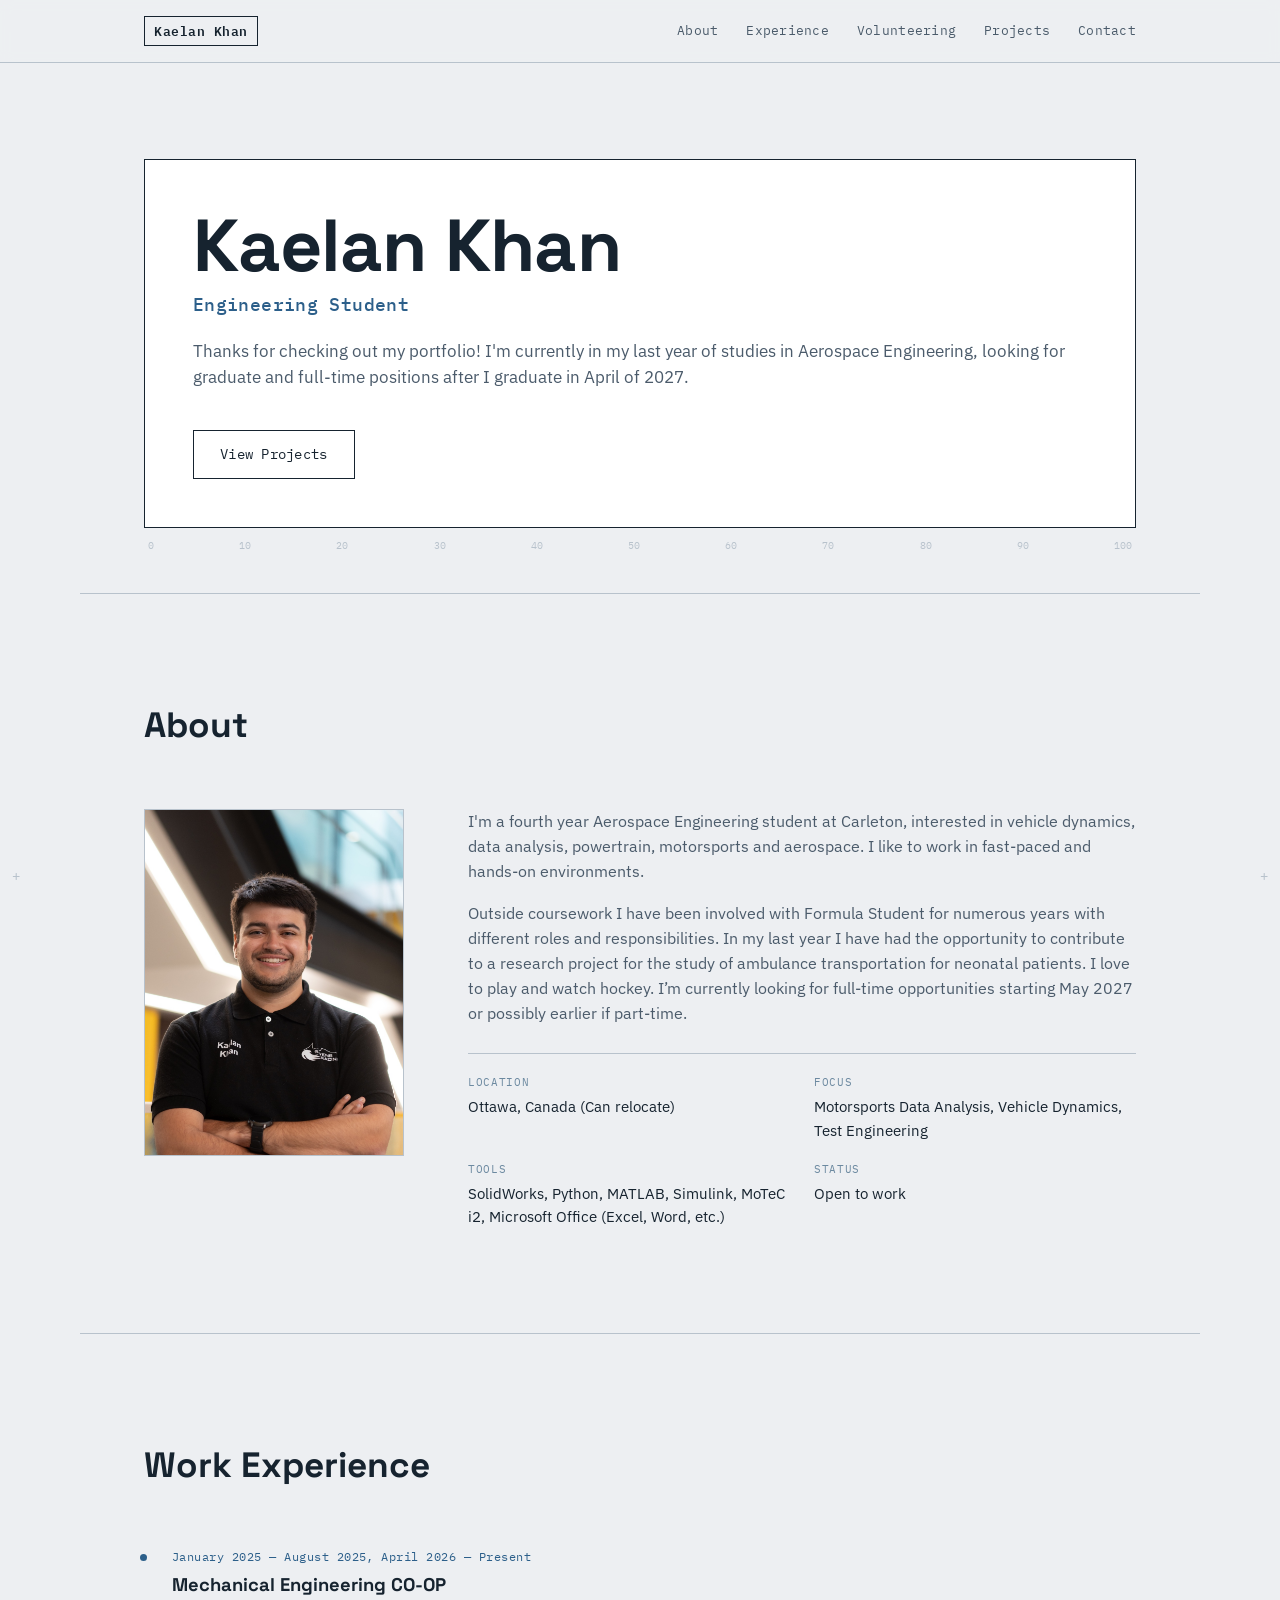
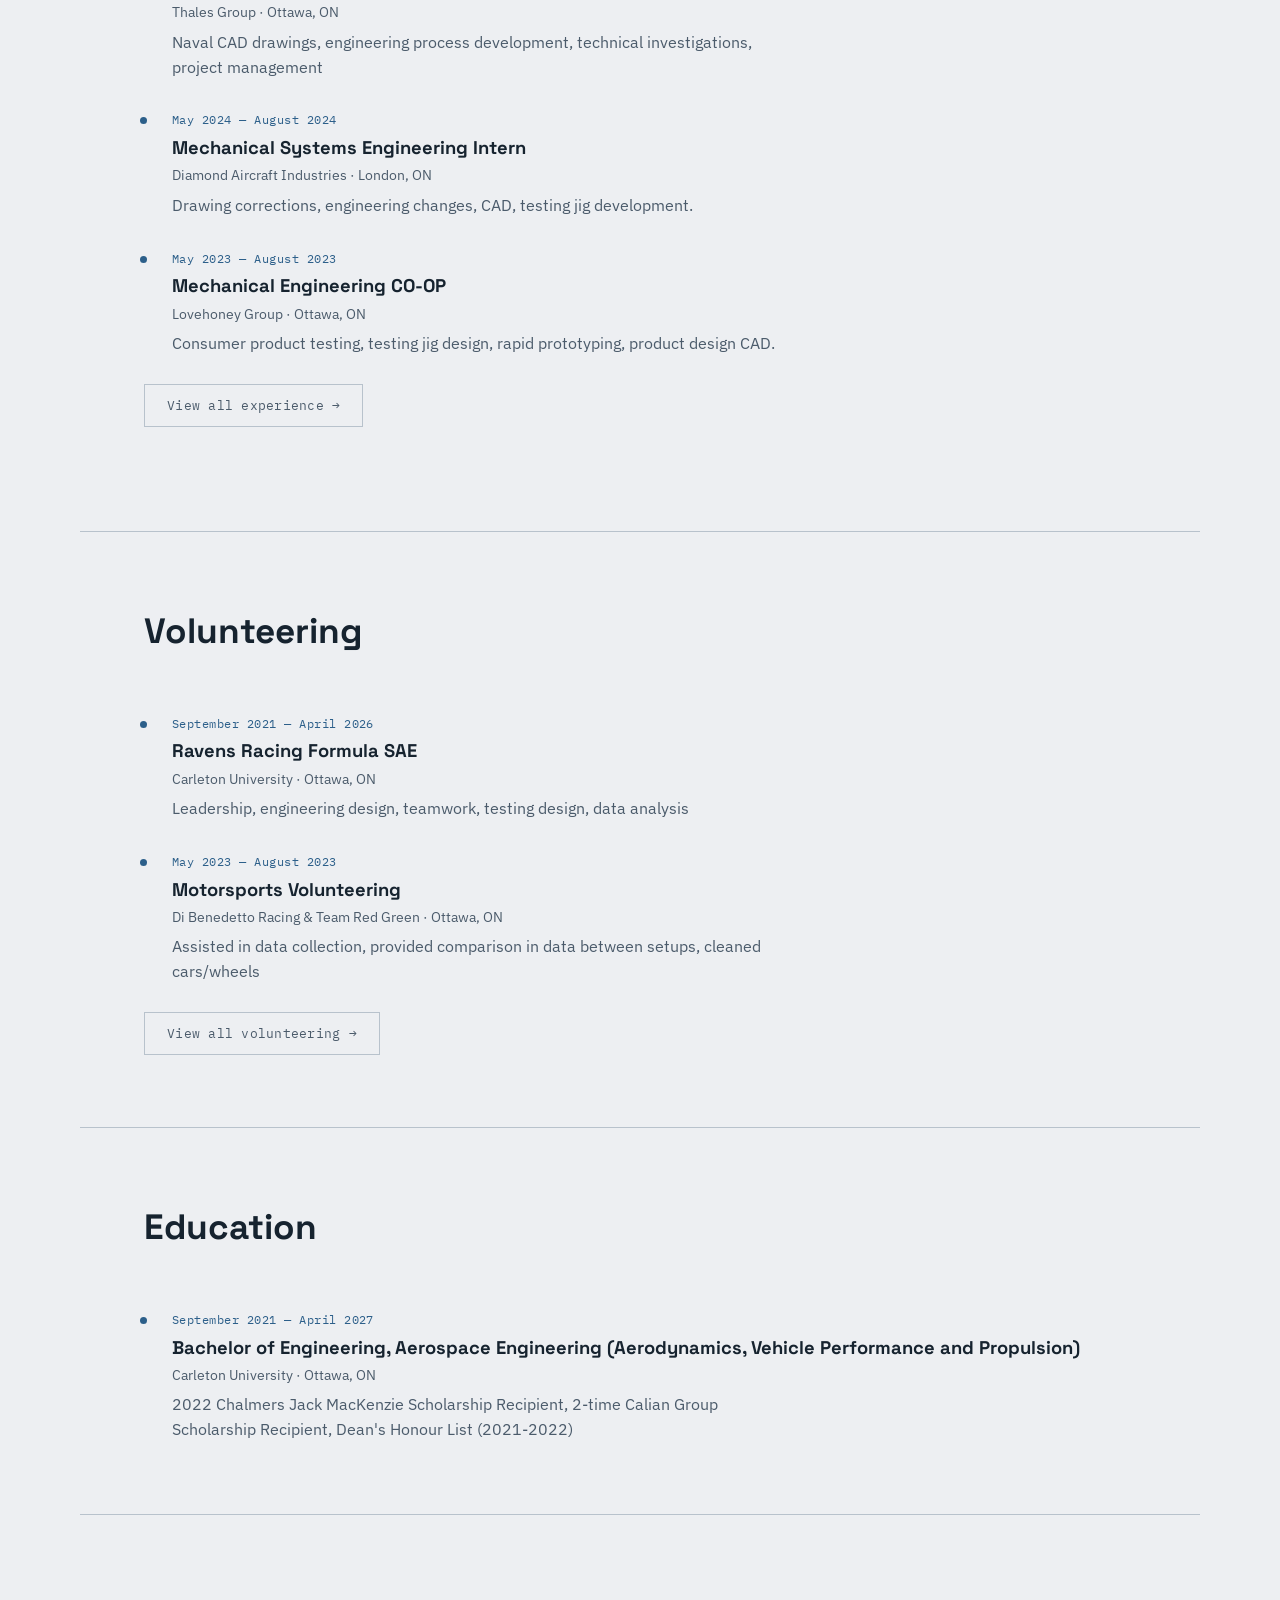
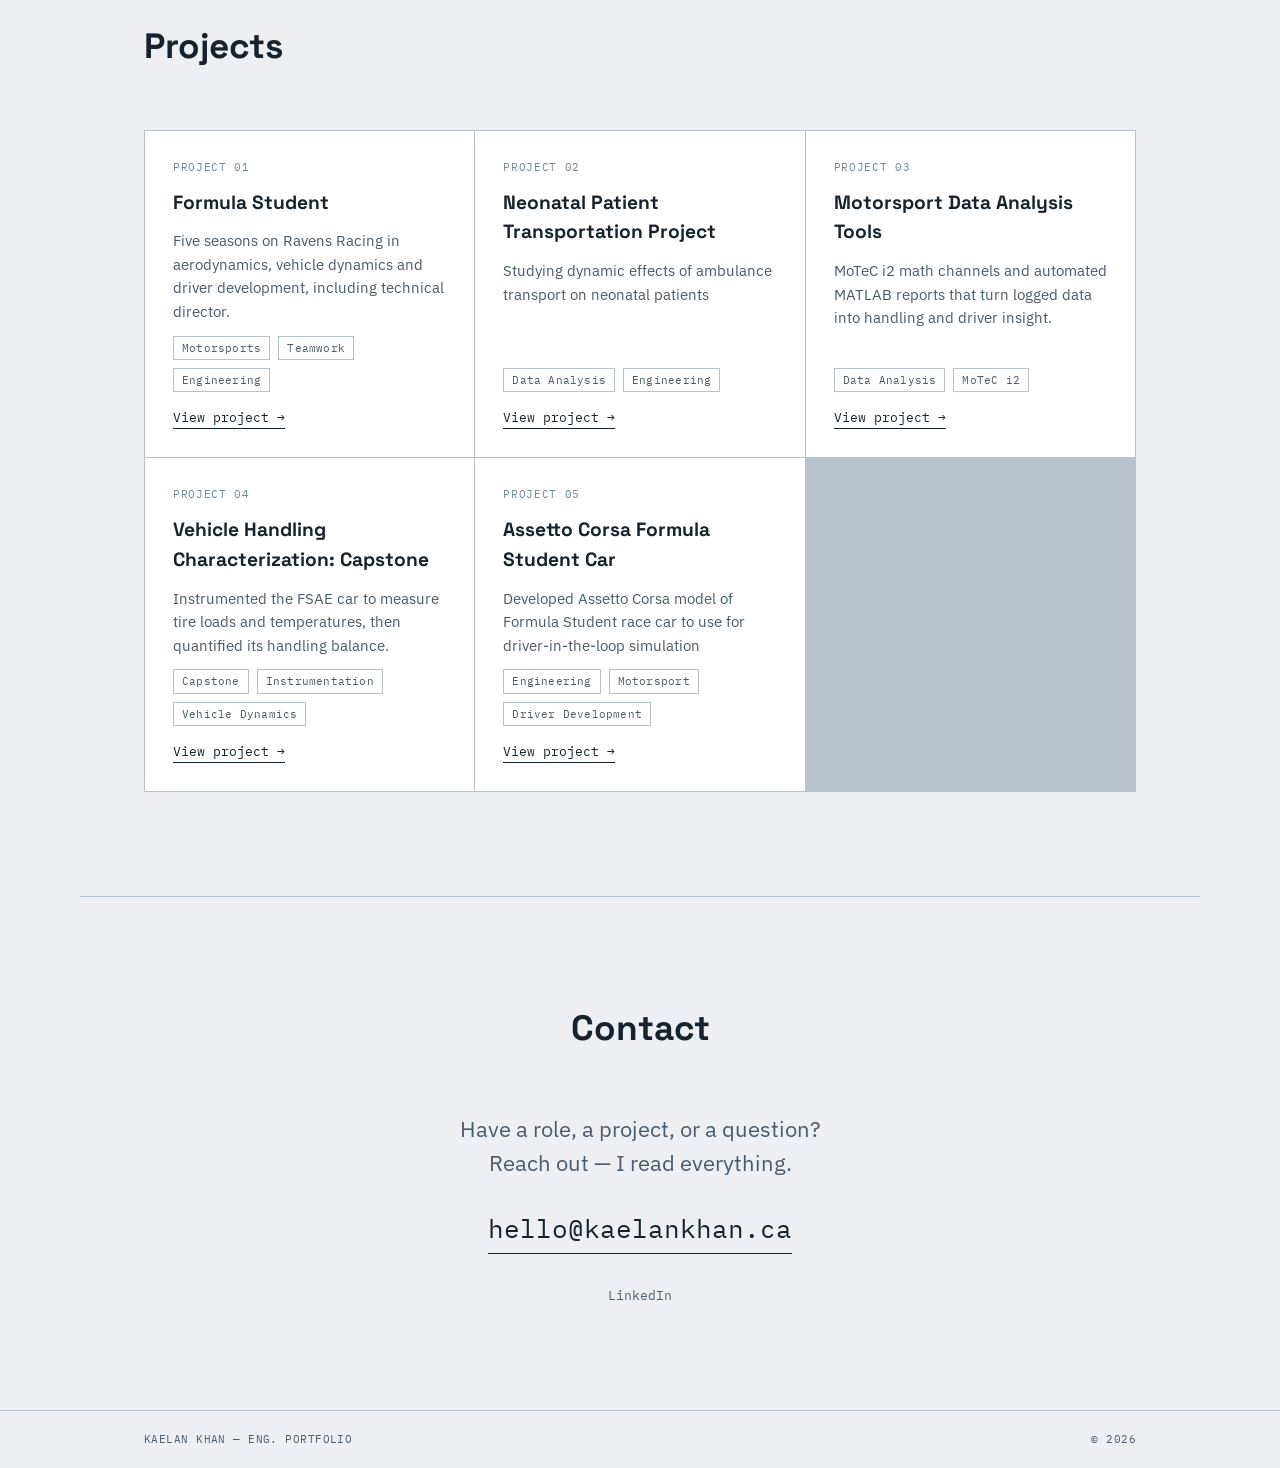
<file: index.html>
<!DOCTYPE html>
<!-- What are you doing looking in here????? -->
<html lang="en">
<head>
<link rel="icon" type="image/png" href="favicon.png">
<link rel="apple-touch-icon" href="favicon.png">
<meta charset="UTF-8">
<meta name="viewport" content="width=device-width, initial-scale=1.0">
<title>Kaelan Khan — Portfolio</title>
<link rel="preconnect" href="https://fonts.googleapis.com">
<link rel="preconnect" href="https://fonts.gstatic.com" crossorigin>
<link href="https://fonts.googleapis.com/css2?family=Space+Grotesk:wght@400;500;600;700&family=IBM+Plex+Mono:wght@400;500;600&family=IBM+Plex+Sans:wght@400;500;600&display=swap" rel="stylesheet">
<link rel="stylesheet" href="styles.css">
</head>
<body>

<!-- corner datum marks, fixed to viewport -->
<div class="datum datum-tl" aria-hidden="true">+</div>
<div class="datum datum-tr" aria-hidden="true">+</div>
<div class="datum datum-bl" aria-hidden="true">+</div>
<div class="datum datum-br" aria-hidden="true">+</div>

<header class="nav" id="menu">
  <div class="nav-inner">
    <a href="#top" class="nav-mark">Kaelan Khan</a>
    <a href="#menu" class="menu-btn menu-open" aria-label="Open menu">
      <span></span><span></span><span></span>
    </a>
    <a href="#close" class="menu-btn menu-close" aria-label="Close menu">
      <span></span><span></span><span></span>
    </a>
    <nav class="nav-links">
      <a href="#about">About</a>
      <a href="experience.html">Experience</a>
      <a href="volunteering.html">Volunteering</a>
      <div class="nav-item">
        <a href="index.html#projects">Projects</a>
        <div class="nav-dropdown">
          <div class="nav-dropdown-card">
            <a href="formula-student.html">Formula Student</a>
            <a href="neonatal-patient-transportation-study.html">Neonatal Patient Transportation Project</a>
            <a href="motorsport-racing-data-analysis.html">Motorsport Data Analysis</a>
            <a href="project-4.html">Vehicle Handling Capstone</a>
            <a href="project-5.html">Assetto Corsa DIL Simulator</a>
            <a href="#projects">More Projects...</a>
          </div>
        </div>
      </div>
      <!--<div class="nav-item">
        
        <a href="#projects">FSAE Projects</a>
        <div class="nav-dropdown">
          <div class="nav-dropdown-card">
            <a href="formula-student.html">Data Analysis</a>
            <a href="neonatal-patient-transportation-study.html">Sim Racing</a>
            <a href="motorsport-racing-data-analysis.html.html">Capstone</a>
            <a href="project-4.html">Directed Study</a>
          </div>
        </div> 
      
      </div> -->
      <a href="#contact">Contact</a>
      
    </nav>
    <!--Removing Resume Button-->
    <!--<a class="resume-stamp resume-stamp--small" href="#" target="_blank" rel="noopener">
      <span>Resume</span>
    </a> -->
  </div>
</header>

<main id="top">

  <!-- ============ HERO / TITLE BLOCK ============ -->
  <section class="hero">
    <div class="hero-frame">
      
      <h1 class="hero-title">
        Kaelan Khan
        <span class="hero-title-sub">Engineering Student</span>
      </h1>

      <p class="hero-copy">
        Thanks for checking out my portfolio! I'm currently in my last year of studies in Aerospace Engineering, looking for graduate and full-time positions after I graduate in April of 2027.
      </p>

      <div class="hero-actions">
        <a href="#projects" class="btn btn-primary">View Projects</a>
        <!-- <a href="#" class="resume-stamp" target="_blank" rel="noopener">
          <span class="resume-stamp-ring">
            <span>DOWNLOAD</span>
            <span>RESUME</span>
          </span>
        </a> -->
      </div>
    </div>

    <div class="hero-ruler" aria-hidden="true">
      <span>0</span><span>10</span><span>20</span><span>30</span><span>40</span><span>50</span><span>60</span><span>70</span><span>80</span><span>90</span><span>100</span>
    </div>
  </section>

  <!-- ============ ABOUT ============ -->
  <section id="about" class="section">
    <div class="section-head">
      <h2>About</h2>
    </div>

    <div class="about-grid">
      <div class="about-photo" aria-hidden="true">
        <img src="images/Bhatti-04794-2.jpg" alt="Portrait">
        <span class="corner corner-tl"></span>
        <span class="corner corner-tr"></span>
        <span class="corner corner-bl"></span>
        <span class="corner corner-br"></span>
        <!-- <span class="about-photo-label">FIG. 1 — PORTRAIT</span> -->
      </div>

      <div class="about-text">
        <p>
          <span class="drop"></span>I'm a fourth year Aerospace Engineering
          student at Carleton, interested in vehicle dynamics, data analysis, powertrain, motorsports and aerospace. I like to work in fast-paced and hands-on environments. 
        </p>
        <p>
          Outside coursework I have been involved with Formula Student for numerous years with different roles and responsibilities. In my last year I have had the opportunity to contribute to a research project for the study of ambulance transportation for neonatal patients. I love to play and watch hockey. I’m currently looking for full-time opportunities starting May 2027 or possibly earlier if part-time.
        </p>

        <dl class="spec-list">
          <div><dt>Location</dt><dd>Ottawa, Canada (Can relocate)</dd></div>
          <div><dt>Focus</dt><dd>Motorsports Data Analysis, Vehicle Dynamics, Test Engineering</dd></div>
          <div><dt>Tools</dt><dd>SolidWorks, Python, MATLAB, Simulink, MoTeC i2, Microsoft Office (Excel, Word, etc.) </dd></div>
          <div><dt>Status</dt><dd>Open to work</dd></div>
        </dl>
      </div>
    </div>
  </section>

  <!-- ============ EXPERIENCE ============ -->
  <section id="experience" class="section">
    <div class="section-head">
      <h2>Work Experience</h2>
    </div>
    <ol class="timeline slim">
      <li class="timeline-item">
        <div class="timeline-date">January 2025 — August 2025, April 2026 — Present</div>
        <div class="timeline-body">
          <h3>Mechanical Engineering CO-OP</h3>
          <p class="timeline-org">Thales Group · Ottawa, ON</p>
          <p>Naval CAD drawings, engineering process development, technical investigations, project management</p>
        </div>
      </li>

      <li class="timeline-item">
        <div class="timeline-date">May 2024 — August 2024</div>
        <div class="timeline-body">
          <h3>Mechanical Systems Engineering Intern</h3>
          <p class="timeline-org">Diamond Aircraft Industries · London, ON</p>
          <p>Drawing corrections, engineering changes, CAD, testing jig development.</p>
        </div>
      </li>

      <li class="timeline-item">
        <div class="timeline-date">May 2023 — August 2023</div>
        <div class="timeline-body">
          <h3>Mechanical Engineering CO-OP</h3>
          <p class="timeline-org">Lovehoney Group · Ottawa, ON</p>
          <p>Consumer product testing, testing jig design, rapid prototyping, product design CAD.</p>
        </div>
      </li>
    </ol>
    <div class="section-action">
      <a href="experience.html" class="btn btn-secondary">View all experience →</a>
    </div>
  </section>

   <!-- ============ VOLUNTEERING ============ -->
  <section id="volunteering" class="section">
    <div class="section-head">
      <h2>Volunteering</h2>
    </div>
    <ol class="timeline slim">
      <li class="timeline-item">
        <div class="timeline-date">September 2021 — April 2026</div>
        <div class="timeline-body">
          <h3>Ravens Racing Formula SAE</h3>
          <p class="timeline-org">Carleton University · Ottawa, ON</p>
          <p>Leadership, engineering design, teamwork, testing design, data analysis</p>
        </div>
      </li>

      <li class="timeline-item">
        <div class="timeline-date">May 2023 — August 2023</div>
        <div class="timeline-body">
          <h3>Motorsports Volunteering</h3>
          <p class="timeline-org">Di Benedetto Racing &amp; Team Red Green · Ottawa, ON</p>
          <p>Assisted in data collection, provided comparison in data between setups, cleaned cars/wheels</p>
        </div>
      </li>
    </ol>
    
    <div class="section-action">
      <a href="volunteering.html" class="btn btn-secondary">View all volunteering →</a>
    </div>
  </section>

  <!-- ============ EDUCATION ============ -->
  <section id="education" class="section">
    <div class="section-head">
      <h2>Education</h2>
    </div>
    <ol class="timeline slim">
      <li class="timeline-item">
        <div class="timeline-date">September 2021 — April 2027</div>
        <div class="timeline-body">
          <h3>Bachelor of Engineering, Aerospace Engineering (Aerodynamics, Vehicle Performance and Propulsion)</h3>
          <p class="timeline-org">Carleton University · Ottawa, ON</p>
          <p>2022 Chalmers Jack MacKenzie Scholarship Recipient, 2-time Calian Group Scholarship Recipient, Dean's Honour List (2021-2022)</p>
        </div>
      </li>
    </ol>
    
    <!-- Commenting out button, not needed right now
    <div class="section-action">
      <a href="education.html" class="btn btn-secondary">View education details →</a>
    </div> -->
  </section>

  <!-- ============ PROJECTS ============ -->
  <section id="projects" class="section">
    <div class="section-head">
      <h2>Projects</h2>
    </div>
    <div class="project-grid">

      <article class="project-card">
        <div class="project-sheet">PROJECT 01</div>
        <h3>Formula Student</h3>
        <p>Five seasons on Ravens Racing in aerodynamics, vehicle dynamics and driver development, including technical director.</p>
        <div class="tag-row">
          <span class="tag">Motorsports</span>
          <span class="tag">Teamwork</span>
          <span class="tag">Engineering</span>
        </div>
        <a href="formula-student.html" class="project-link">View project →</a>
      </article>

      <article class="project-card">
        <div class="project-sheet">PROJECT 02</div>
        <h3>Neonatal Patient Transportation Project</h3>
        <p>Studying dynamic effects of ambulance transport on neonatal patients</p>
        <div class="tag-row">
          <span class="tag">Data Analysis</span>
          <span class="tag">Engineering</span>
        </div>
        <a href="neonatal-patient-transportation-study.html" class="project-link">View project →</a>
      </article>

      <article class="project-card">
        <div class="project-sheet">PROJECT 03</div>
        <h3>Motorsport Data Analysis Tools</h3>
        <p>MoTeC i2 math channels and automated MATLAB reports that turn logged data into handling and driver insight.</p>
        <div class="tag-row">
          <span class="tag">Data Analysis</span>
          <span class="tag">MoTeC i2</span>
        </div>
        <a href="motorsport-racing-data-analysis.html" class="project-link">View project →</a>
      </article>

      <article class="project-card">
        <div class="project-sheet">PROJECT 04</div>
        <h3>Vehicle Handling Characterization: Capstone</h3>
        <p>Instrumented the FSAE car to measure tire loads and temperatures, then quantified its handling balance.</p>
        <div class="tag-row">
          <span class="tag">Capstone</span>
          <span class="tag">Instrumentation</span>
          <span class="tag">Vehicle Dynamics</span>
        </div>
        <a href="project-4.html" class="project-link">View project →</a>
      </article>

      <article class="project-card">
        <div class="project-sheet">PROJECT 05</div>
        <h3>Assetto Corsa Formula Student Car</h3>
        <p>Developed Assetto Corsa model of Formula Student race car to use for driver-in-the-loop simulation</p>
        <div class="tag-row">
          <span class="tag">Engineering</span>
          <span class="tag">Motorsport</span>
          <span class="tag">Driver Development</span>
        </div>
        <a href="project-5.html" class="project-link">View project →</a>
      </article>
    
    </div>

    <!-- <div class="section-action">
      <a href="education.html" class="btn btn-secondary">View all projects →</a>
    </div> -->
  </section>

  <!-- ============ CONTACT / FOOTER ============ -->
  <section id="contact" class="section section-contact">
    <div class="section-head">
      <h2>Contact</h2>
    </div>

    <div class="contact-block">
      <p class="contact-lead">Have a role, a project, or a question?<br>Reach out — I read everything.</p>
      <a class="contact-email" href="mailto:hello@kaelankhan.ca">hello@kaelankhan.ca</a>

      <div class="contact-links">
        <!-- <a href="#" target="_blank" rel="noopener">GitHub</a> -->
        <a href="https://www.linkedin.com/in/kaelan-khan/" target="_blank" rel="noopener">LinkedIn</a>
        <!-- <a href="#" target="_blank" rel="noopener">Resume</a> -->
      </div>
    </div>
  </section>

</main>

<footer class="footer">
  <div class="footer-inner">
    <span>KAELAN KHAN — ENG. PORTFOLIO</span>
    <span>© 2026</span>
  </div>
</footer>

</body>
</html>
</file>
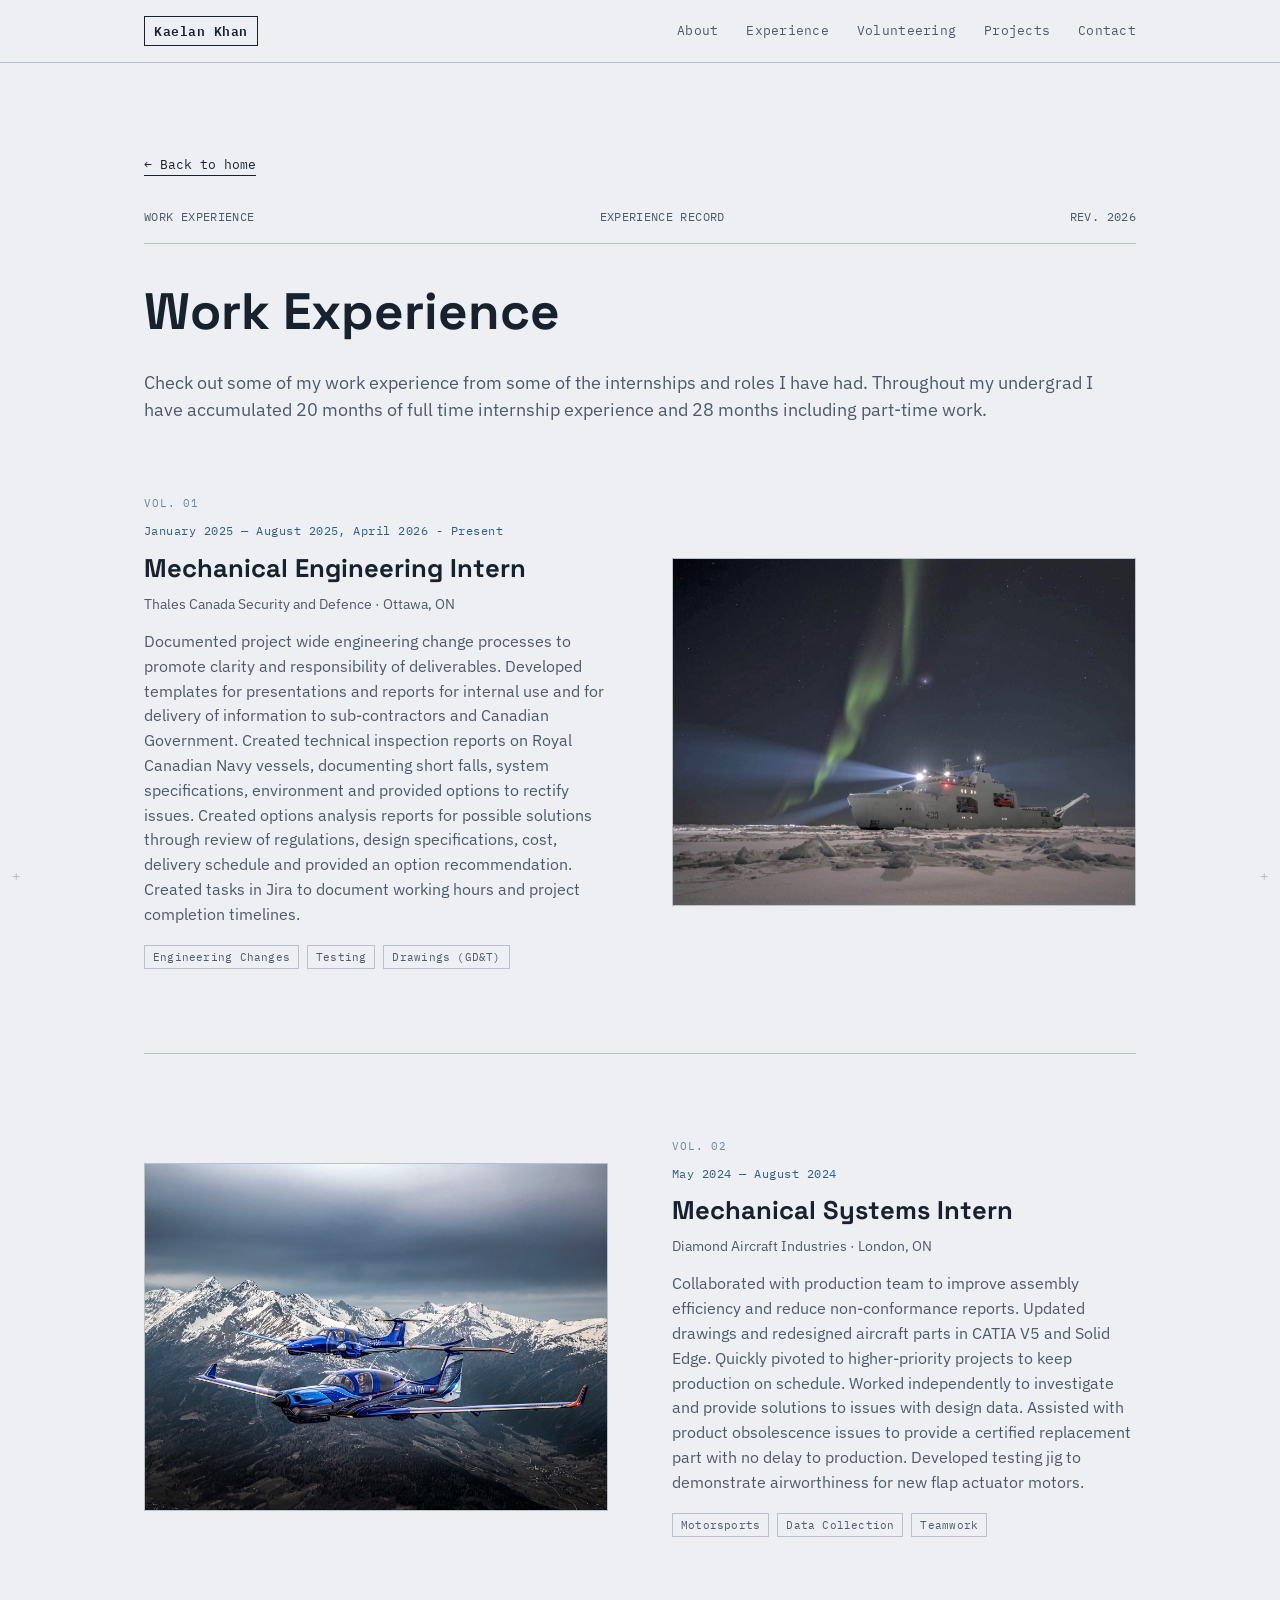
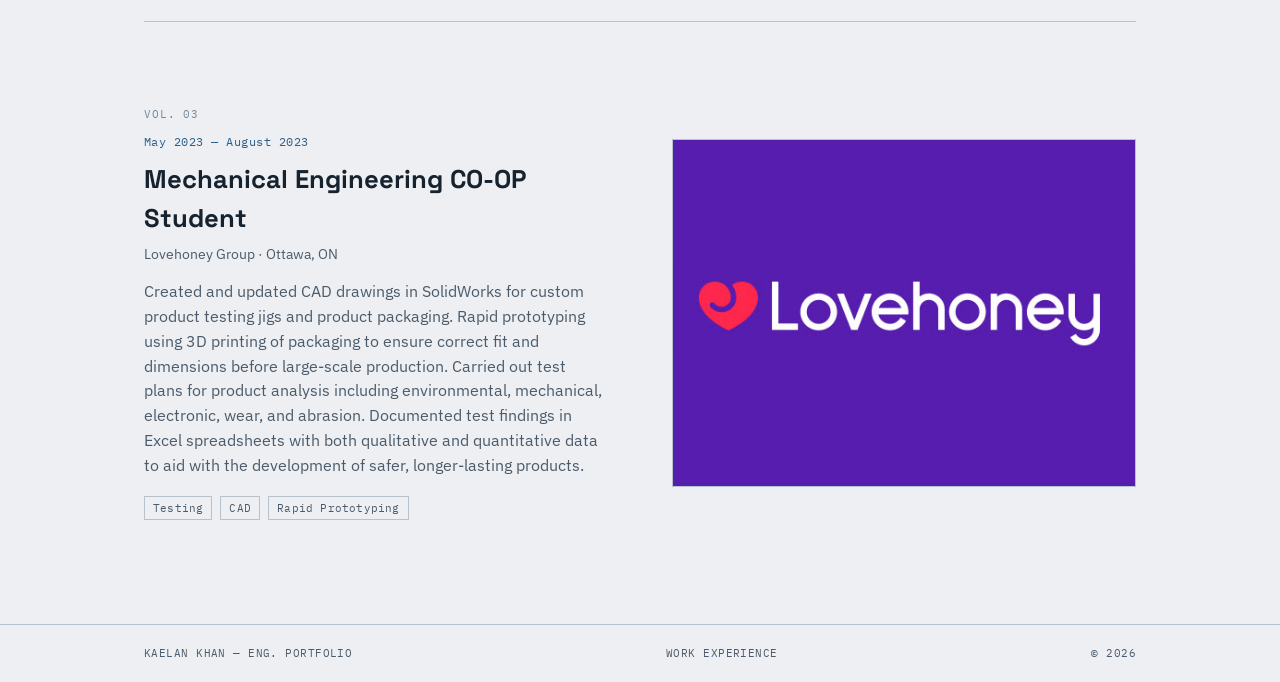
<file: experience.html>
<!DOCTYPE html>
<!-- What are you doing looking in here????? -->
<html lang="en">
<head>
<link rel="icon" type="image/png" href="favicon.png">
<link rel="apple-touch-icon" href="favicon.png">
<meta charset="UTF-8">
<meta name="viewport" content="width=device-width, initial-scale=1.0">
<title>Experience — Kaelan Khan</title>
<link rel="preconnect" href="https://fonts.googleapis.com">
<link rel="preconnect" href="https://fonts.gstatic.com" crossorigin>
<link href="https://fonts.googleapis.com/css2?family=Space+Grotesk:wght@400;500;600;700&family=IBM+Plex+Mono:wght@400;500;600&family=IBM+Plex+Sans:wght@400;500;600&display=swap" rel="stylesheet">
<link rel="stylesheet" href="styles.css">
</head>
<body>

<div class="datum datum-tl" aria-hidden="true">+</div>
<div class="datum datum-tr" aria-hidden="true">+</div>
<div class="datum datum-bl" aria-hidden="true">+</div>
<div class="datum datum-br" aria-hidden="true">+</div>

<header class="nav" id="menu">
  <div class="nav-inner">
    <a href="index.html#top" class="nav-mark">Kaelan Khan</a>
    <a href="#menu" class="menu-btn menu-open" aria-label="Open menu">
      <span></span><span></span><span></span>
    </a>
    <a href="#close" class="menu-btn menu-close" aria-label="Close menu">
      <span></span><span></span><span></span>
    </a>
    <nav class="nav-links">
      <a href="index.html#about">About</a>
      <a href="experience.html">Experience</a>
      <a href="volunteering.html">Volunteering</a>
      <div class="nav-item">
        <a href="index.html#projects">Projects</a>
        <div class="nav-dropdown">
          <div class="nav-dropdown-card">
            <a href="formula-student.html">Formula Student</a>
            <a href="neonatal-patient-transportation-study.html">Neonatal Patient Transportation Project</a>
            <a href="motorsport-racing-data-analysis.html">Motorsport Data Analysis</a>
            <a href="project-5.html">Assetto Corsa DIL Simulator</a>
            <a href="index.html#projects">More Projects...</a>
          </div>
        </div>
      </div>
      <a href="index.html#contact">Contact</a>
      
    </nav>
    <!--Removing Resume Button-->
    <!--<a class="resume-stamp resume-stamp--small" href="#" target="_blank" rel="noopener">
      <span>Resume</span>
    </a> -->
  </div>
</header>

<main>
  <section class="section" style="border-top:none; padding-top:clamp(48px,9vw,88px);">
    <a href="index.html#experience" class="project-link" style="margin-bottom:32px; display:inline-block;">← Back to home</a>

    <div class="hero-meta" style="margin-bottom:28px;">
      <span>WORK EXPERIENCE</span>
      <span>EXPERIENCE RECORD</span>
      <span>REV. 2026</span>
    </div>

    <h1 style="font-family:var(--display); font-size:clamp(2rem,5vw,3.2rem); margin-bottom:16px;">Work Experience</h1>
    <p style="max-width:90ch; color:var(--ink-soft); font-size:1.1rem; margin-bottom:clamp(40px,7vw,72px);">
      Check out some of my work experience from some of the internships and roles I have had. Throughout my undergrad I have accumulated 20 months of full time internship experience and 28 months including part-time work.
    </p>

    <ol class="vol-list">

      <!-- ==================== ENTRY 01 ==================== -->
      <li class="vol-item">
        <div class="vol-text">
          <div class="vol-index">VOL. 01</div>
          <div class="vol-date">January 2025 — August 2025, April 2026 - Present</div>
          <h2 class="vol-title">Mechanical Engineering Intern</h2>
          <p class="vol-org">Thales Canada Security and Defence · Ottawa, ON</p>
          <p class="vol-desc">
            Documented project wide engineering change processes to promote clarity and responsibility of deliverables. Developed templates for presentations and reports for internal use and for delivery of information to sub-contractors and Canadian Government. Created technical inspection reports on Royal Canadian Navy vessels, documenting short falls, system specifications, environment and provided options to rectify issues. Created options analysis reports for possible solutions through review of regulations, design specifications, cost, delivery schedule and provided an option recommendation. Created tasks in Jira to document working hours and project completion timelines.
          </p>
          <div class="tag-row">
            <span class="tag">Engineering Changes</span>
            <span class="tag">Testing</span>
            <span class="tag">Drawings (GD&T)</span>
          </div>
        </div>

        <figure class="vol-photo">
          <span class="corner corner-tl"></span>
          <span class="corner corner-tr"></span>
          <span class="corner corner-bl"></span>
          <span class="corner corner-br"></span>

            <img src="images/HMCS-Harry-DeWolf.jpg" alt="HMCS Harry DeWolf">
  
          <!-- <figcaption class="about-photo-label">FIG. 1 — TEAM PHOTO</figcaption> -->
        </figure>
      </li>

      <!-- ==================== ENTRY 02 ==================== -->
      <li class="vol-item">
        <div class="vol-text">
          <div class="vol-index">VOL. 02</div>
          <div class="vol-date">May 2024 — August 2024</div>
          <h2 class="vol-title">Mechanical Systems Intern</h2>
          <p class="vol-org">Diamond Aircraft Industries · London, ON</p>
          <p class="vol-desc">
            Collaborated with production team to improve assembly efficiency and reduce non-conformance reports. Updated drawings and redesigned aircraft parts in CATIA V5 and Solid Edge. Quickly pivoted to higher-priority projects to keep production on schedule. Worked independently to investigate and provide solutions to issues with design data. Assisted with product obsolescence issues to provide a certified replacement part with no delay to production. Developed testing jig to demonstrate airworthiness for new flap actuator motors.
          </p>
          <div class="tag-row">
            <span class="tag">Motorsports</span>
            <span class="tag">Data Collection</span>
            <span class="tag">Teamwork</span>
          </div>
        </div>

        <figure class="vol-photo">
          <span class="corner corner-tl"></span>
          <span class="corner corner-tr"></span>
          <span class="corner corner-bl"></span>
          <span class="corner corner-br"></span>

            <img src="images/DA62_DA50.jpg" alt="Diamond Aircraft DA62">
          
          <!-- <figcaption class="about-photo-label">FIG. 2 — TRACKSIDE</figcaption> -->
        </figure>
      </li>

      <!-- ==================== ENTRY 02 ==================== -->
      <li class="vol-item">
        <div class="vol-text">
          <div class="vol-index">VOL. 03</div>
          <div class="vol-date">May 2023 — August 2023</div>
          <h2 class="vol-title">Mechanical Engineering CO-OP Student</h2>
          <p class="vol-org">Lovehoney Group · Ottawa, ON</p>
          <p class="vol-desc">
            Created and updated CAD drawings in SolidWorks for custom product testing jigs and product packaging. Rapid prototyping using 3D printing of packaging to ensure correct fit and dimensions before large-scale production. Carried out test plans for product analysis including environmental, mechanical, electronic, wear, and abrasion. Documented test findings in Excel spreadsheets with both qualitative and quantitative data to aid with the development of safer, longer-lasting products.
          </p>
          <div class="tag-row">
            <span class="tag">Testing</span>
            <span class="tag">CAD</span>
            <span class="tag">Rapid Prototyping</span>
          </div>
        </div>

        <figure class="vol-photo">
          <span class="corner corner-tl"></span>
          <span class="corner corner-tr"></span>
          <span class="corner corner-bl"></span>
          <span class="corner corner-br"></span>

            <img src="images/lovehoney.jpg" alt="Lovehoney Logo">
          <!-- <figcaption class="about-photo-label">FIG. 3 — CAPTION</figcaption> -->

        </figure>
      </li>



      <!-- ==================== TEMPLATE FOR ENTRY 03+ ====================
           Copy the block below, paste it after the last </li>, then update
           the index number, date, title, org, description, tags and caption.
           The stagger alternates automatically on every even row, so you
           don't need to change any classes.

      <li class="vol-item">
        <div class="vol-text">
          <div class="vol-index">VOL. 03</div>
          <div class="vol-date">Month Year — Month Year</div>
          <h2 class="vol-title">Position Title</h2>
          <p class="vol-org">Organisation · City, Province</p>
          <p class="vol-desc">
            What you did, what you owned, and what came of it.
          </p>
          <div class="tag-row">
            <span class="tag">Tag</span>
            <span class="tag">Tag</span>
          </div>
        </div>

        <figure class="vol-photo">
          <span class="corner corner-tl"></span>
          <span class="corner corner-tr"></span>
          <span class="corner corner-bl"></span>
          <span class="corner corner-br"></span>
          <figcaption class="about-photo-label">FIG. 3 — CAPTION</figcaption>
        </figure>
      </li>

      ==================================================================== -->

    </ol>
  </section>
</main>

<footer class="footer">
  <div class="footer-inner">
    <span>KAELAN KHAN — ENG. PORTFOLIO</span>
    <span>WORK EXPERIENCE</span>
    <span>© 2026</span>
  </div>
</footer>

</body>
</html>
</file>
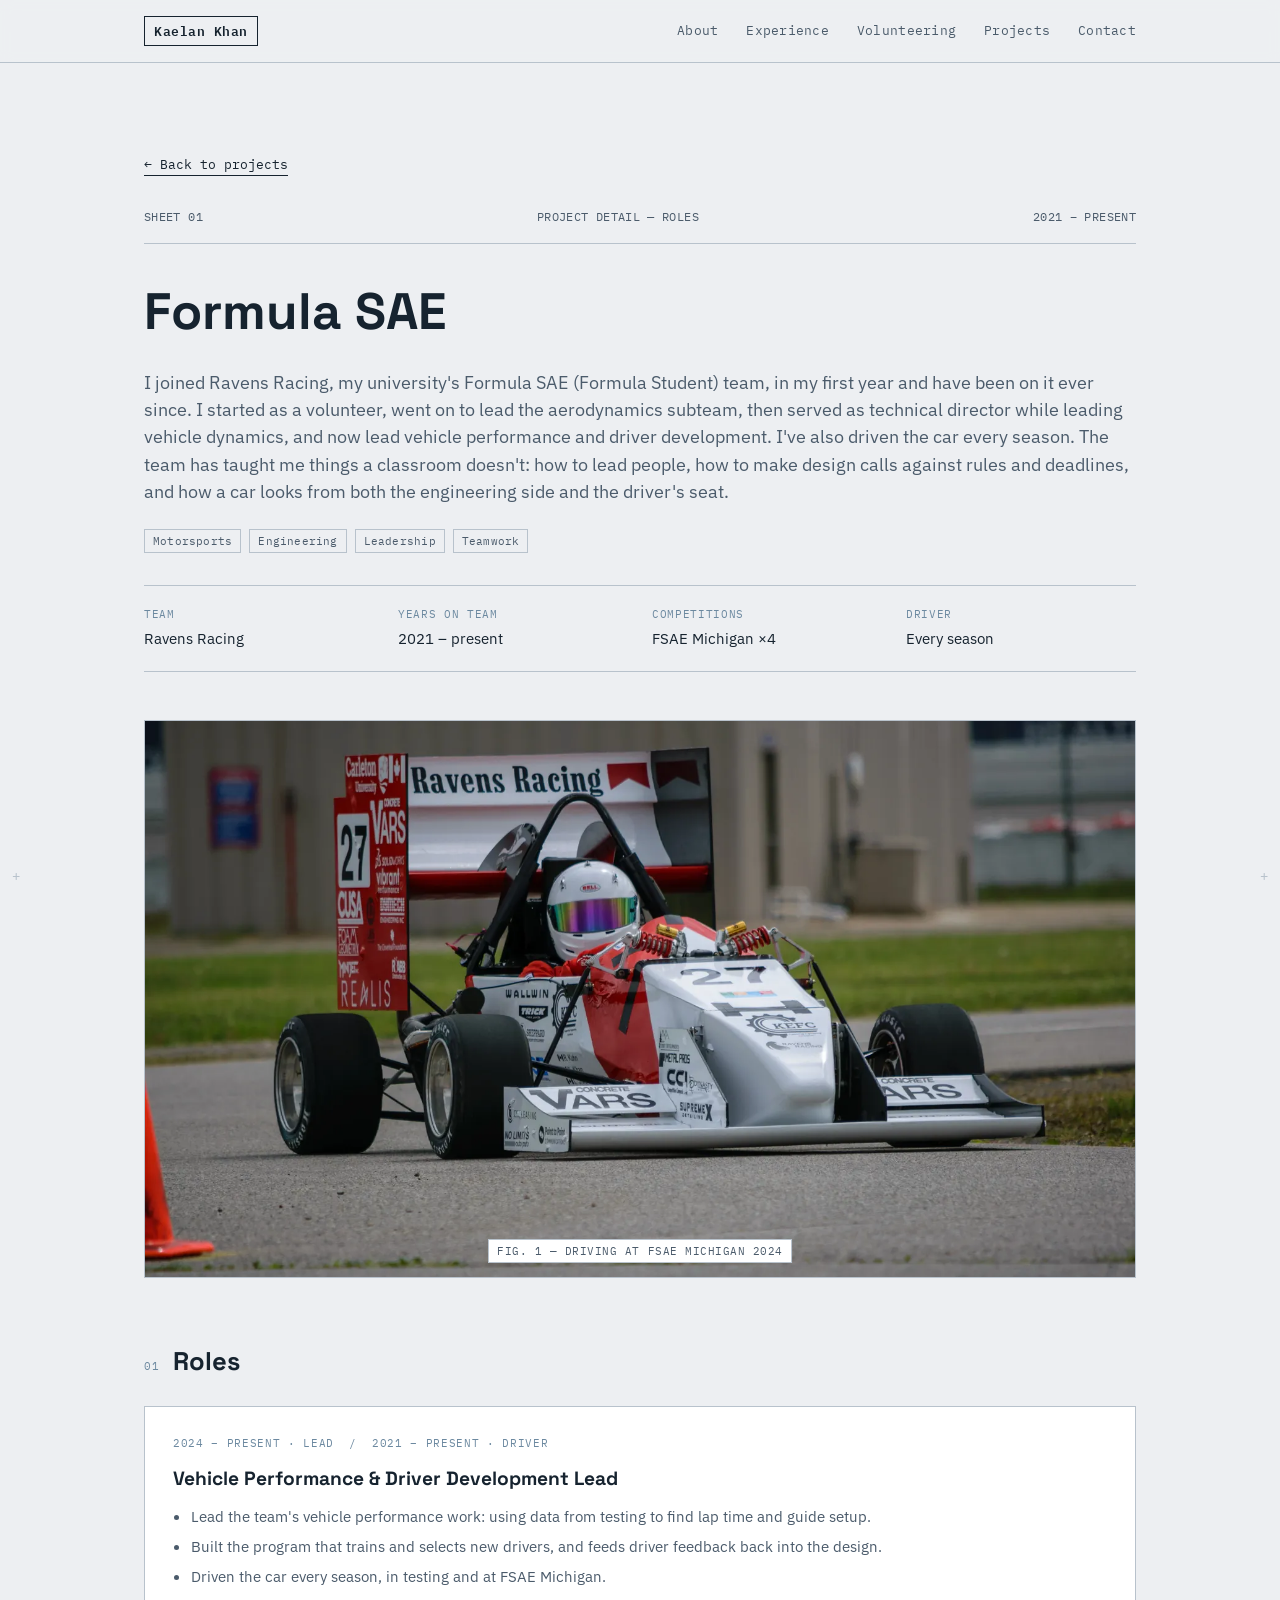
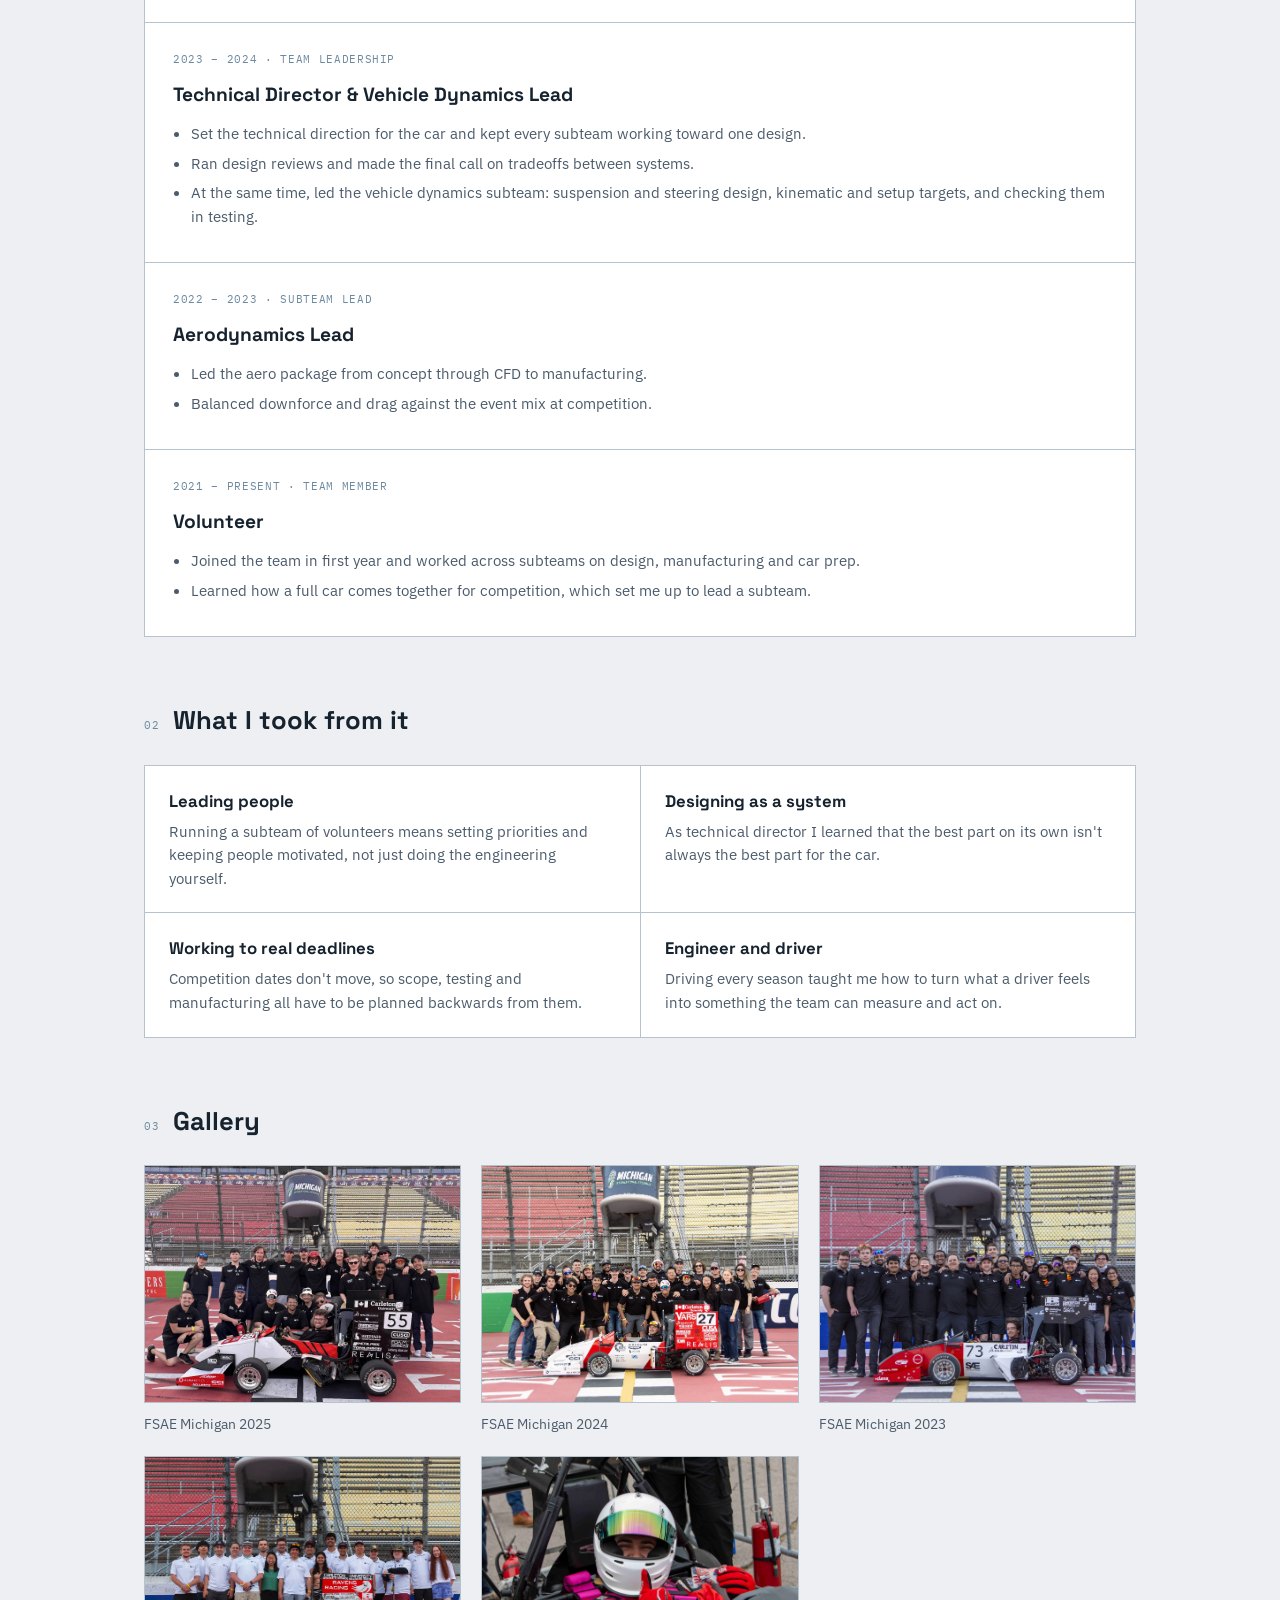
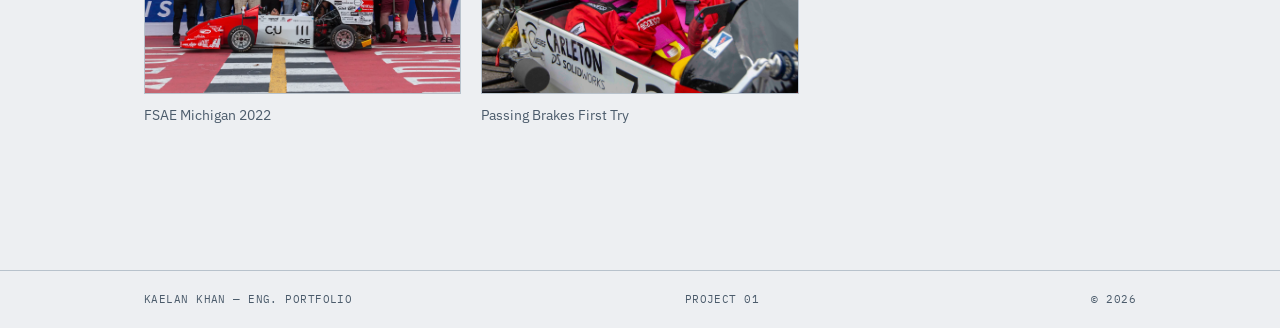
<file: formula-student.html>
<!DOCTYPE html>
<!-- What are you doing looking in here????? -->
<html lang="en">
<head>
<link rel="icon" type="image/png" href="favicon.png">
<link rel="apple-touch-icon" href="favicon.png">
<meta charset="UTF-8">
<meta name="viewport" content="width=device-width, initial-scale=1.0">
<title>FSAE — Kaelan Khan</title>
<link rel="preconnect" href="https://fonts.googleapis.com">
<link rel="preconnect" href="https://fonts.gstatic.com" crossorigin>
<link href="https://fonts.googleapis.com/css2?family=Space+Grotesk:wght@400;500;600;700&family=IBM+Plex+Mono:wght@400;500;600&family=IBM+Plex+Sans:wght@400;500;600&display=swap" rel="stylesheet">
<link rel="stylesheet" href="styles.css">
</head>
<body>

<div class="datum datum-tl" aria-hidden="true">+</div>
<div class="datum datum-tr" aria-hidden="true">+</div>
<div class="datum datum-bl" aria-hidden="true">+</div>
<div class="datum datum-br" aria-hidden="true">+</div>

<header class="nav" id="menu">
  <div class="nav-inner">
    <a href="index.html#top" class="nav-mark">Kaelan Khan</a>
    <a href="#menu" class="menu-btn menu-open" aria-label="Open menu">
      <span></span><span></span><span></span>
    </a>
    <a href="#close" class="menu-btn menu-close" aria-label="Close menu">
      <span></span><span></span><span></span>
    </a>
    <nav class="nav-links">
      <a href="index.html#about">About</a>
      <a href="experience.html">Experience</a>
      <a href="volunteering.html">Volunteering</a>
      <div class="nav-item">
        <a href="index.html#projects">Projects</a>
        <div class="nav-dropdown">
          <div class="nav-dropdown-card">
            <a href="formula-student.html">Formula Student</a>
            <a href="neonatal-patient-transportation-study.html">Neonatal Patient Transportation Project</a>
            <a href="motorsport-racing-data-analysis.html">Motorsport Data Analysis</a>
            <a href="project-4.html">Vehicle Handling Capstone</a>
            <a href="project-5.html">Assetto Corsa DIL Simulator</a>
            <a href="index.html#projects">More Projects...</a>
          </div>
        </div>
      </div>
      <a href="index.html#contact">Contact</a>
    </nav>
  </div>
</header>

<main>
  <section class="section" style="border-top:none; padding-top:clamp(48px,9vw,88px);">
    <a href="index.html#projects" class="project-link" style="margin-bottom:32px; display:inline-block;">← Back to projects</a>

    <div class="hero-meta" style="margin-bottom:28px;">
      <span>SHEET 01</span>
      <span>PROJECT DETAIL — ROLES</span>
      <span>2021 – PRESENT</span>
    </div>

    <h1 style="font-family:var(--display); font-size:clamp(2rem,5vw,3.2rem); margin-bottom:16px;">Formula SAE</h1>
    <!-- DRAFT intro: edit to taste -->
    <p style="max-width:90ch; color:var(--ink-soft); font-size:1.1rem; margin-bottom:24px;">
      I joined Ravens Racing, my university's Formula SAE (Formula Student) team, in my first year and have been on it ever since. I started as a volunteer, went on to lead the aerodynamics subteam, then served as technical director while leading vehicle dynamics, and now lead vehicle performance and driver development. I've also driven the car every season. The team has taught me things a classroom doesn't: how to lead people, how to make design calls against rules and deadlines, and how a car looks from both the engineering side and the driver's seat.
    </p>

    <div class="tag-row" style="margin-bottom:32px;">
      <span class="tag">Motorsports</span>
      <span class="tag">Engineering</span>
      <span class="tag">Leadership</span>
      <span class="tag">Teamwork</span>
    </div>

    <!-- Quick facts -->
    <dl class="spec-list fs-facts">
      <div><dt>Team</dt><dd>Ravens Racing</dd></div>
      <div><dt>Years on team</dt><dd>2021 – present</dd></div>
      <div><dt>Competitions</dt><dd>FSAE Michigan ×4</dd></div>
      <div><dt>Driver</dt><dd>Every season</dd></div>
    </dl>

    <!-- Hero photo -->
    <div class="about-photo" style="aspect-ratio:16/9; max-width:1000px; margin-bottom:64px;">
      <img src="images/RR24.webp" alt="Ravens Racing car at competition">
      <span class="corner corner-tl"></span>
      <span class="corner corner-tr"></span>
      <span class="corner corner-bl"></span>
      <span class="corner corner-br"></span>
      <span class="about-photo-label">FIG. 1 — DRIVING AT FSAE MICHIGAN 2024</span>
    </div>

    <!-- ROLES (newest first) — DRAFT text and years. -->
    <div class="fs-block">
      <div class="fs-head"><span class="project-sheet">01</span><h2>Roles</h2></div>
      <div class="project-grid role-grid">
        <article class="project-card role-card">
          <span class="project-sheet">2024 – PRESENT · LEAD &nbsp;/&nbsp; 2021 – PRESENT · DRIVER</span>
          <h3>Vehicle Performance &amp; Driver Development Lead</h3>
          <ul>
            <li>Lead the team's vehicle performance work: using data from testing to find lap time and guide setup.</li>
            <li>Built the program that trains and selects new drivers, and feeds driver feedback back into the design.</li>
            <li>Driven the car every season, in testing and at FSAE Michigan.</li>
          </ul>
          <!-- KEY PROJECT — uncomment and point the link at the right page
          <div class="role-key">
            <div class="role-key-label">KEY PROJECT</div>
            <h4>Vehicle Performance Analysis</h4>
            <p>One line on what you analysed and what it changed on the car. The full write-up is on its own page.</p>
            <a href="#" class="project-link">See the project →</a>
          </div>
          -->
          <!-- KEY PROJECT — uncomment and point the link at the right page
          <div class="role-key">
            <div class="role-key-label">KEY PROJECT</div>
            <h4>Driver Development Program</h4>
            <p>One or two lines: what the program is, how drivers move through it, and a result (e.g. lap time gained, number of drivers trained).</p>
            <a href="#" class="project-link">Read more →</a>
          </div>
          -->
          <!-- ROLE PHOTOS — uncomment to show
          <div class="role-photos">
            <figure class="proj-fig"><a href="images/roles/vp-1.webp"><div class="proj-fig-frame"><img src="images/roles/vp-1.webp" alt="Vehicle Performance &amp; Driver Development photo 1"></div></a><figcaption>Vehicle Performance &amp; Driver Development</figcaption></figure>
            <figure class="proj-fig"><a href="images/roles/vp-2.webp"><div class="proj-fig-frame"><img src="images/roles/vp-2.webp" alt="Vehicle Performance &amp; Driver Development photo 2"></div></a><figcaption>Vehicle Performance &amp; Driver Development</figcaption></figure>
            <figure class="proj-fig"><a href="images/roles/vp-3.webp"><div class="proj-fig-frame"><img src="images/roles/vp-3.webp" alt="Vehicle Performance &amp; Driver Development photo 3"></div></a><figcaption>Vehicle Performance &amp; Driver Development</figcaption></figure>
            <figure class="proj-fig"><a href="images/roles/vp-4.webp"><div class="proj-fig-frame"><img src="images/roles/vp-4.webp" alt="Vehicle Performance &amp; Driver Development photo 4"></div></a><figcaption>Vehicle Performance &amp; Driver Development</figcaption></figure>
          </div>
          -->
        </article>
        <article class="project-card role-card">
          <span class="project-sheet">2023 – 2024 · TEAM LEADERSHIP</span>
          <h3>Technical Director &amp; Vehicle Dynamics Lead</h3>
          <ul>
            <li>Set the technical direction for the car and kept every subteam working toward one design.</li>
            <li>Ran design reviews and made the final call on tradeoffs between systems.</li>
            <li>At the same time, led the vehicle dynamics subteam: suspension and steering design, kinematic and setup targets, and checking them in testing.</li>
          </ul>
          <!-- ROLE PHOTOS — uncomment to show
          <div class="role-photos">
            <figure class="proj-fig"><a href="images/roles/td-1.webp"><div class="proj-fig-frame"><img src="images/roles/td-1.webp" alt="Technical Director &amp; Vehicle Dynamics photo 1"></div></a><figcaption>Technical Director &amp; Vehicle Dynamics</figcaption></figure>
            <figure class="proj-fig"><a href="images/roles/td-2.webp"><div class="proj-fig-frame"><img src="images/roles/td-2.webp" alt="Technical Director &amp; Vehicle Dynamics photo 2"></div></a><figcaption>Technical Director &amp; Vehicle Dynamics</figcaption></figure>
            <figure class="proj-fig"><a href="images/roles/td-3.webp"><div class="proj-fig-frame"><img src="images/roles/td-3.webp" alt="Technical Director &amp; Vehicle Dynamics photo 3"></div></a><figcaption>Technical Director &amp; Vehicle Dynamics</figcaption></figure>
            <figure class="proj-fig"><a href="images/roles/td-4.webp"><div class="proj-fig-frame"><img src="images/roles/td-4.webp" alt="Technical Director &amp; Vehicle Dynamics photo 4"></div></a><figcaption>Technical Director &amp; Vehicle Dynamics</figcaption></figure>
          </div>
          -->
        </article>
        <article class="project-card role-card">
          <span class="project-sheet">2022 – 2023 · SUBTEAM LEAD</span>
          <h3>Aerodynamics Lead</h3>
          <ul>
            <li>Led the aero package from concept through CFD to manufacturing.</li>
            <li>Balanced downforce and drag against the event mix at competition.</li>
          </ul>
          <!-- ROLE PHOTOS — uncomment to show
          <div class="role-photos">
            <figure class="proj-fig"><a href="images/roles/aero-1.webp"><div class="proj-fig-frame"><img src="images/roles/aero-1.webp" alt="Aerodynamics photo 1"></div></a><figcaption>Aerodynamics</figcaption></figure>
            <figure class="proj-fig"><a href="images/roles/aero-2.webp"><div class="proj-fig-frame"><img src="images/roles/aero-2.webp" alt="Aerodynamics photo 2"></div></a><figcaption>Aerodynamics</figcaption></figure>
            <figure class="proj-fig"><a href="images/roles/aero-3.webp"><div class="proj-fig-frame"><img src="images/roles/aero-3.webp" alt="Aerodynamics photo 3"></div></a><figcaption>Aerodynamics</figcaption></figure>
            <figure class="proj-fig"><a href="images/roles/aero-4.webp"><div class="proj-fig-frame"><img src="images/roles/aero-4.webp" alt="Aerodynamics photo 4"></div></a><figcaption>Aerodynamics</figcaption></figure>
          </div>
          -->
        </article>
        <article class="project-card role-card">
          <span class="project-sheet">2021 – PRESENT · TEAM MEMBER</span>
          <h3>Volunteer</h3>
          <ul>
            <li>Joined the team in first year and worked across subteams on design, manufacturing and car prep.</li>
            <li>Learned how a full car comes together for competition, which set me up to lead a subteam.</li>
          </ul>
          <!-- ROLE PHOTOS — uncomment to show
          <div class="role-photos">
            <figure class="proj-fig"><a href="images/roles/vol-1.webp"><div class="proj-fig-frame"><img src="images/roles/vol-1.webp" alt="Volunteer photo 1"></div></a><figcaption>Volunteer</figcaption></figure>
            <figure class="proj-fig"><a href="images/roles/vol-2.webp"><div class="proj-fig-frame"><img src="images/roles/vol-2.webp" alt="Volunteer photo 2"></div></a><figcaption>Volunteer</figcaption></figure>
            <figure class="proj-fig"><a href="images/roles/vol-3.webp"><div class="proj-fig-frame"><img src="images/roles/vol-3.webp" alt="Volunteer photo 3"></div></a><figcaption>Volunteer</figcaption></figure>
            <figure class="proj-fig"><a href="images/roles/vol-4.webp"><div class="proj-fig-frame"><img src="images/roles/vol-4.webp" alt="Volunteer photo 4"></div></a><figcaption>Volunteer</figcaption></figure>
          </div>
          -->
        </article>
      </div>
    </div>

    <!-- TAKEAWAYS — DRAFT -->
    <div class="fs-block">
      <div class="fs-head"><span class="project-sheet">02</span><h2>What I took from it</h2></div>
      <ul class="fs-takeaways">
        <li><strong>Leading people</strong>Running a subteam of volunteers means setting priorities and keeping people motivated, not just doing the engineering yourself.</li>
        <li><strong>Designing as a system</strong>As technical director I learned that the best part on its own isn't always the best part for the car.</li>
        <li><strong>Working to real deadlines</strong>Competition dates don't move, so scope, testing and manufacturing all have to be planned backwards from them.</li>
        <li><strong>Engineer and driver</strong>Driving every season taught me how to turn what a driver feels into something the team can measure and act on.</li>
      </ul>
    </div>

    <!-- GALLERY -->
    <div class="fs-head"><span class="project-sheet">03</span><h2>Gallery</h2></div>
    <div class="proj-gallery">
      <figure class="proj-fig">
        <a href="images/fsaem2025.webp"><div class="proj-fig-frame"><img src="images/fsaem2025.webp" alt="FSAE Michigan 2025"></div></a>
        <figcaption>FSAE Michigan 2025</figcaption>
      </figure>
      <figure class="proj-fig">
        <a href="images/fsaem2024.webp"><div class="proj-fig-frame"><img src="images/fsaem2024.webp" alt="FSAE Michigan 2024"></div></a>
        <figcaption>FSAE Michigan 2024</figcaption>
      </figure>
      <figure class="proj-fig">
        <a href="images/fsaem2023.webp"><div class="proj-fig-frame"><img src="images/fsaem2023.webp" alt="FSAE Michigan 2023"></div></a>
        <figcaption>FSAE Michigan 2023</figcaption>
      </figure>
      <figure class="proj-fig">
        <a href="images/fsaem2022.webp"><div class="proj-fig-frame"><img src="images/fsaem2022.webp" alt="FSAE Michigan 2022"></div></a>
        <figcaption>FSAE Michigan 2022</figcaption>
      </figure>
      <figure class="proj-fig">
        <a href="images/formula/PassedBrake.jpeg"><div class="proj-fig-frame"><img src="images/formula/PassedBrake.jpeg" alt="Passing Brakes First Try"></div></a>
        <figcaption>Passing Brakes First Try</figcaption>
      </figure>
    </div>

  </section>
</main>

<footer class="footer">
  <div class="footer-inner">
    <span>KAELAN KHAN — ENG. PORTFOLIO</span>
    <span>PROJECT 01</span>
    <span>© 2026</span>
  </div>
</footer>

<script>
(function () {
  // If a photo file doesn't exist yet, show a clean empty box instead of a broken image
  document.querySelectorAll('.proj-fig-frame img').forEach(function (img) {
    function markEmpty() { img.closest('.proj-fig-frame').classList.add('is-empty'); }
    if (img.complete && img.naturalWidth === 0) markEmpty();
    img.addEventListener('error', markEmpty);
  });

  // Add the four corner marks to every photo frame
  document.querySelectorAll('.proj-fig-frame').forEach(function (frame) {
    ['tl', 'tr', 'bl', 'br'].forEach(function (pos) {
      const c = document.createElement('span');
      c.className = 'corner corner-' + pos;
      c.setAttribute('aria-hidden', 'true');
      frame.appendChild(c);
    });
  });

  // Lightbox: click a photo to view it large, with arrows to move between photos
  const box = document.createElement('div');
  box.className = 'lightbox';
  box.setAttribute('role', 'dialog');
  box.setAttribute('aria-modal', 'true');
  box.innerHTML =
    '<button class="lightbox-close" aria-label="Close">CLOSE ✕</button>' +
    '<button class="lightbox-arrow lightbox-prev" aria-label="Previous photo">‹</button>' +
    '<img alt="">' +
    '<p class="lightbox-caption"></p>' +
    '<button class="lightbox-arrow lightbox-next" aria-label="Next photo">›</button>';
  document.body.appendChild(box);
  const big = box.querySelector('img');
  const cap = box.querySelector('.lightbox-caption');
  const prevBtn = box.querySelector('.lightbox-prev');
  const nextBtn = box.querySelector('.lightbox-next');
  let photos = [];
  let current = 0;

  function show(i) {
    current = (i + photos.length) % photos.length; // wraps around at the ends
    const link = photos[current];
    const img = link.querySelector('img');
    const href = link.getAttribute('href');
    big.src = (href && href !== '#') ? href : img.src;
    big.alt = img.alt;
    const fc = link.closest('.proj-fig').querySelector('figcaption');
    const count = photos.length > 1
      ? '<span class="lightbox-count">' + (current + 1) + ' / ' + photos.length + '</span>'
      : '';
    cap.innerHTML = count + (fc ? fc.innerHTML : '');
    prevBtn.hidden = nextBtn.hidden = photos.length < 2;
  }

  function open(link) {
    photos = Array.from(document.querySelectorAll('.proj-fig a'))
      .filter(function (a) { return !a.querySelector('.is-empty'); });
    show(photos.indexOf(link));
    box.classList.add('is-open');
    document.body.style.overflow = 'hidden';
  }

  function close() {
    box.classList.remove('is-open');
    document.body.style.overflow = '';
  }

  document.querySelectorAll('.proj-fig a').forEach(function (link) {
    link.addEventListener('click', function (e) {
      e.preventDefault();
      if (link.querySelector('.is-empty')) return; // nothing to enlarge yet
      open(link);
    });
  });

  prevBtn.addEventListener('click', function (e) { e.stopPropagation(); show(current - 1); });
  nextBtn.addEventListener('click', function (e) { e.stopPropagation(); show(current + 1); });
  big.addEventListener('click', function (e) { e.stopPropagation(); });
  box.addEventListener('click', close); // clicking the dark background or CLOSE closes it

  document.addEventListener('keydown', function (e) {
    if (!box.classList.contains('is-open')) return;
    if (e.key === 'Escape') close();
    if (e.key === 'ArrowLeft') show(current - 1);
    if (e.key === 'ArrowRight') show(current + 1);
  });

  // Swipe left/right on phones
  let startX = null;
  box.addEventListener('touchstart', function (e) { startX = e.touches[0].clientX; }, { passive: true });
  box.addEventListener('touchend', function (e) {
    if (startX === null) return;
    const dx = e.changedTouches[0].clientX - startX;
    if (Math.abs(dx) > 50 && photos.length > 1) show(current + (dx < 0 ? 1 : -1));
    startX = null;
  });
})();
</script>

</body>
</html>
</file>
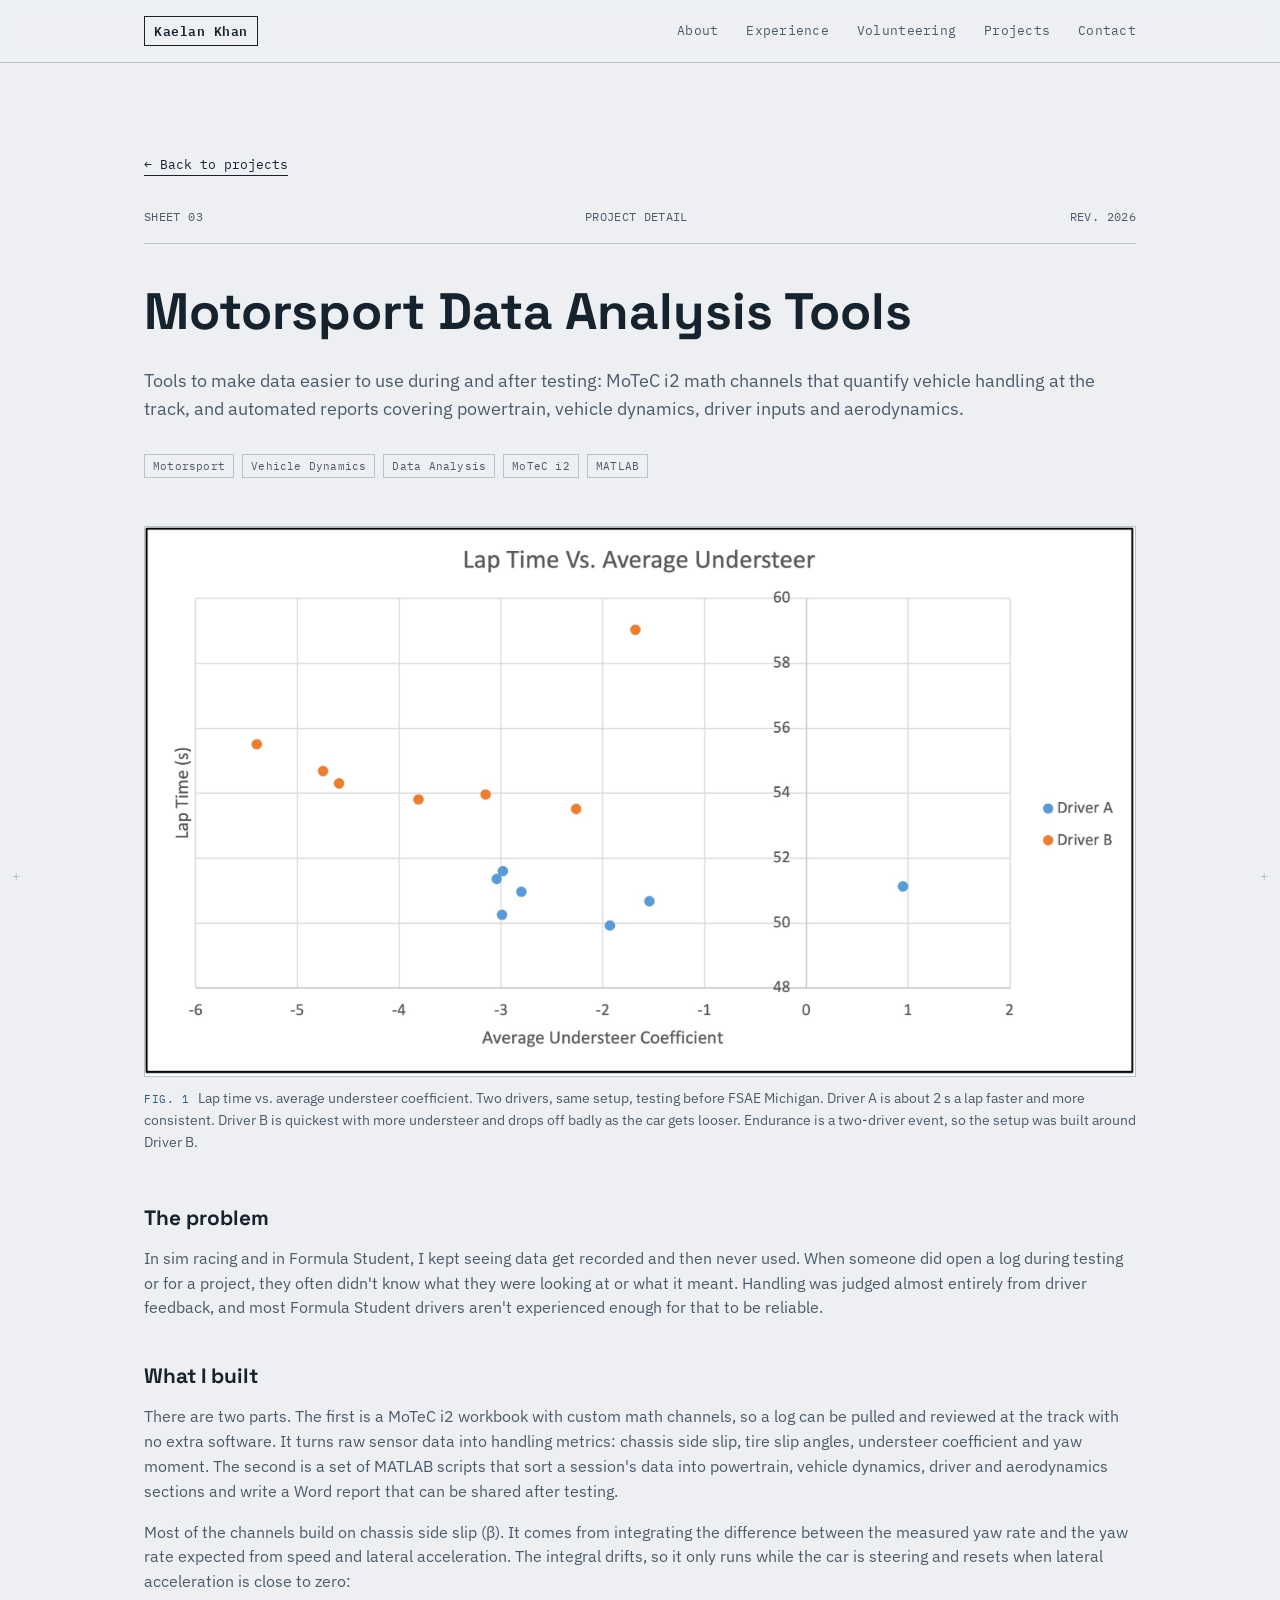
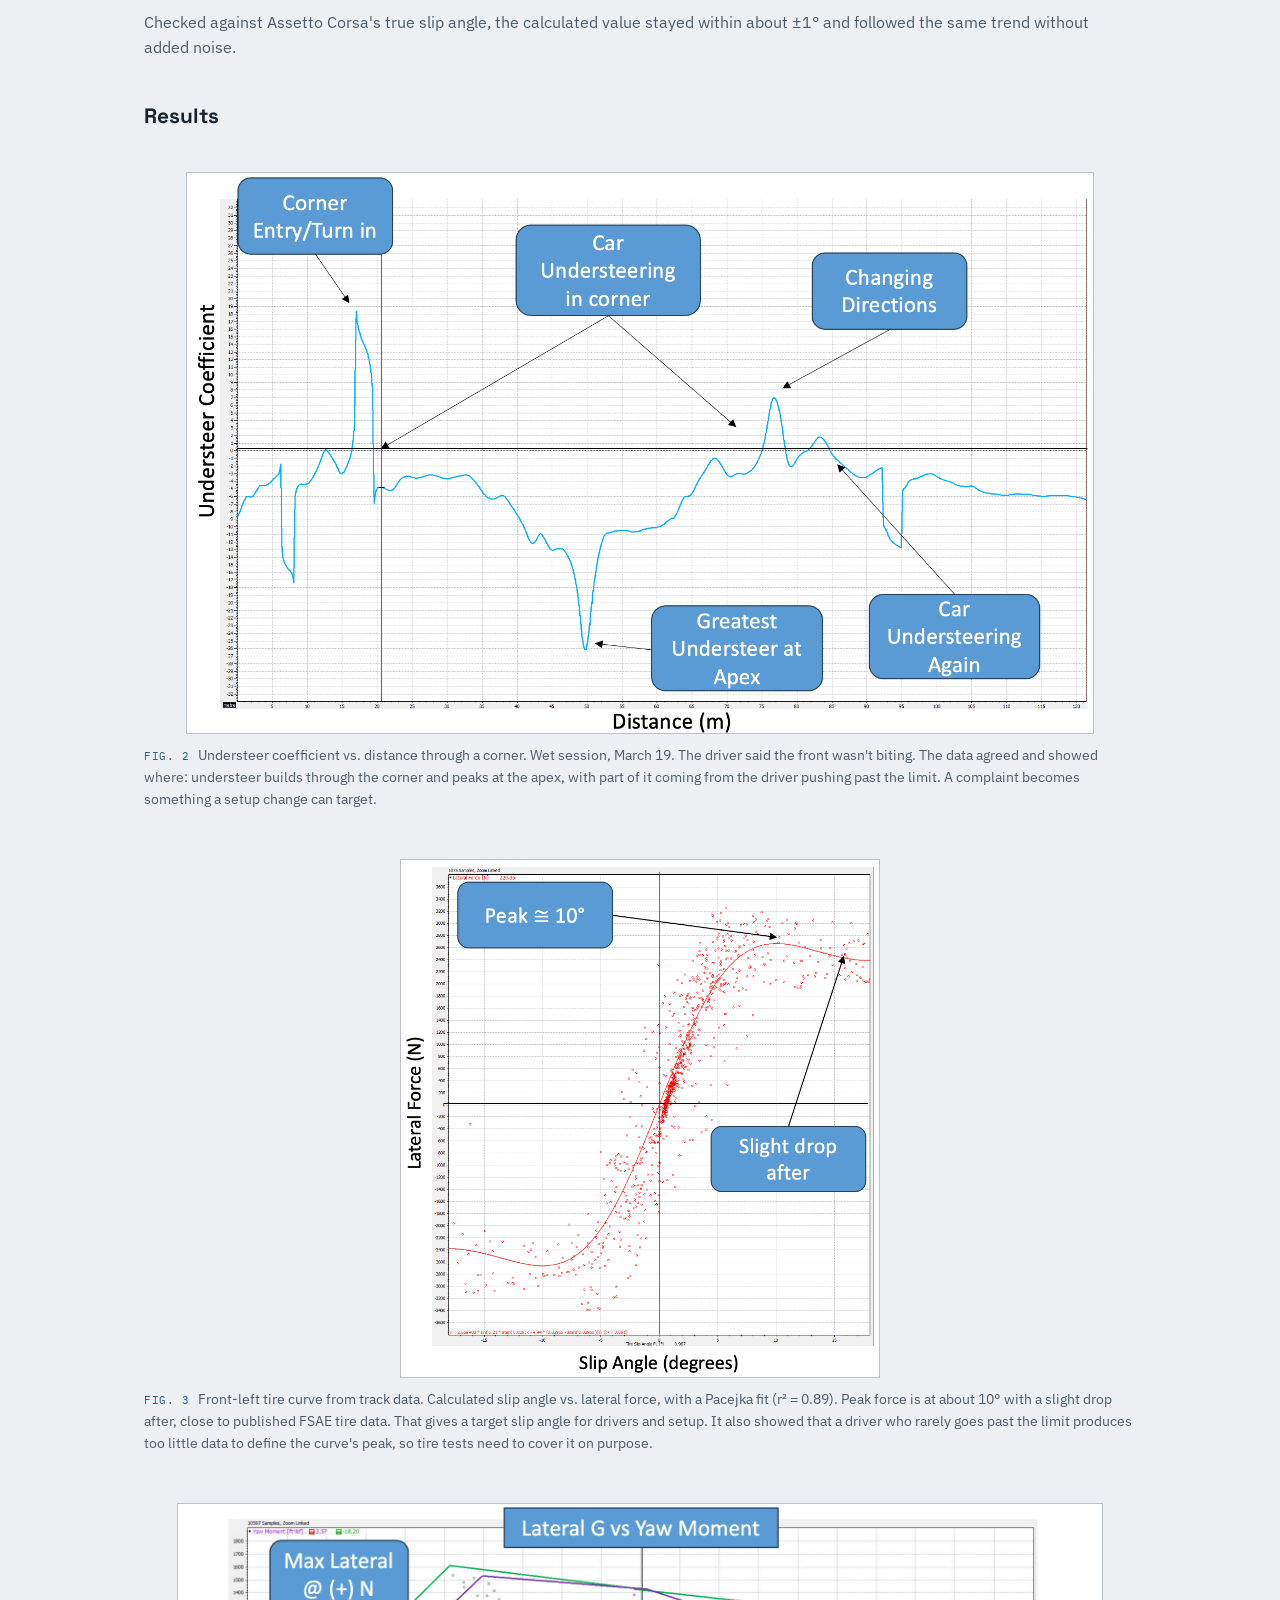
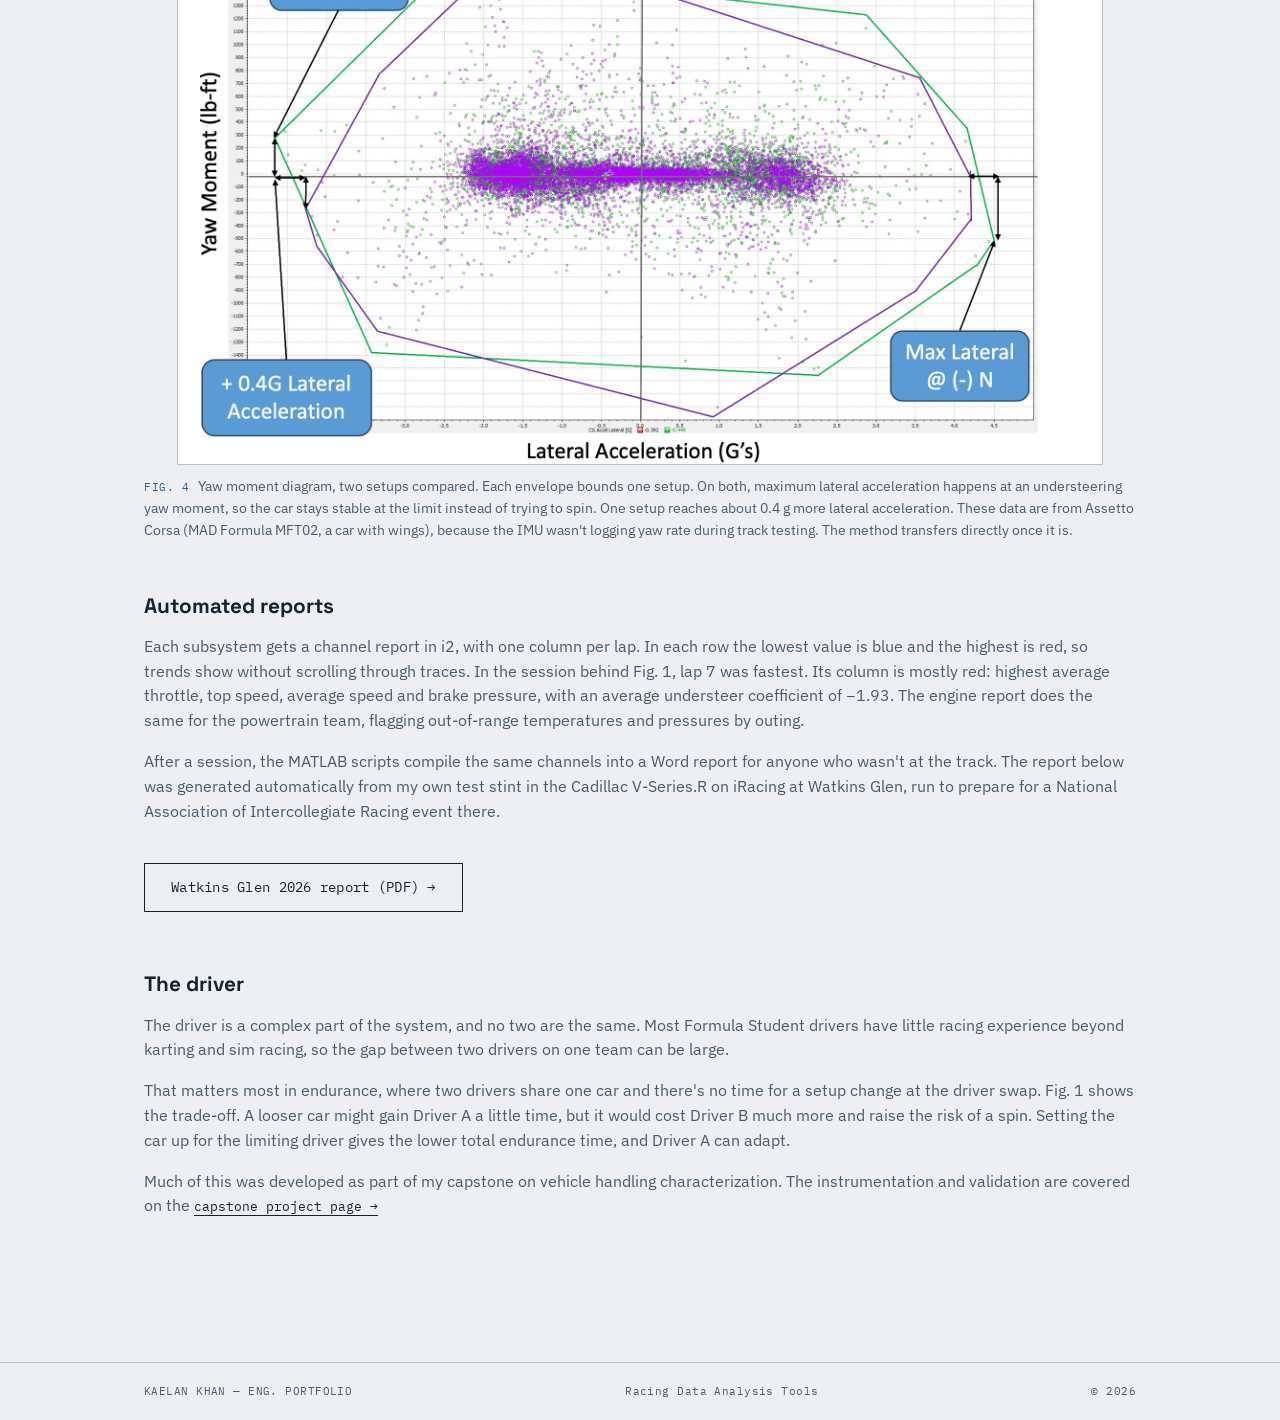
<file: motorsport-racing-data-analysis.html>
<!DOCTYPE html>
<!-- What are you doing looking in here????? -->
<html lang="en">
<head>
<link rel="icon" type="image/png" href="favicon.png">
<link rel="apple-touch-icon" href="favicon.png">
<meta charset="UTF-8">
<meta name="viewport" content="width=device-width, initial-scale=1.0">
<title>Motorsport Data Analysis Tools — Kaelan Khan</title>
<link rel="preconnect" href="https://fonts.googleapis.com">
<link rel="preconnect" href="https://fonts.gstatic.com" crossorigin>
<link href="https://fonts.googleapis.com/css2?family=Space+Grotesk:wght@400;500;600;700&family=IBM+Plex+Mono:wght@400;500;600&family=IBM+Plex+Sans:wght@400;500;600&display=swap" rel="stylesheet">
<link rel="stylesheet" href="styles.css">
</head>
<body>

<div class="datum datum-tl" aria-hidden="true">+</div>
<div class="datum datum-tr" aria-hidden="true">+</div>
<div class="datum datum-bl" aria-hidden="true">+</div>
<div class="datum datum-br" aria-hidden="true">+</div>

<header class="nav" id="menu">
  <div class="nav-inner">
    <a href="index.html#top" class="nav-mark">Kaelan Khan</a>
    <a href="#menu" class="menu-btn menu-open" aria-label="Open menu">
      <span></span><span></span><span></span>
    </a>
    <a href="#close" class="menu-btn menu-close" aria-label="Close menu">
      <span></span><span></span><span></span>
    </a>
    <nav class="nav-links">
      <a href="index.html#about">About</a>
      <a href="experience.html">Experience</a>
      <a href="volunteering.html">Volunteering</a>
      <div class="nav-item">
        <a href="index.html#projects">Projects</a>
        <div class="nav-dropdown">
          <div class="nav-dropdown-card">
            <a href="formula-student.html">Formula Student</a>
            <a href="neonatal-patient-transportation-study.html">Neonatal Patient Transportation Project</a>
            <a href="motorsport-racing-data-analysis.html">Motorsport Data Analysis</a>
            <a href="project-4.html">Vehicle Handling Capstone</a>
            <a href="project-5.html">Assetto Corsa DIL Simulator</a>
            <a href="index.html#projects">More Projects...</a>
          </div>
        </div>
      </div>
      <a href="index.html#contact">Contact</a>

    </nav>
    <!--Removing Resume Button-->
    <!--<a class="resume-stamp resume-stamp--small" href="#" target="_blank" rel="noopener">
      <span>Resume</span>
    </a> -->
  </div>
</header>

<main>
  <section class="section pd-top">
    <a href="index.html#projects" class="project-link pd-back">← Back to projects</a>

    <div class="hero-meta">
      <span>SHEET 03</span>
      <span>PROJECT DETAIL</span>
      <span>REV. 2026</span>
    </div>

    <h1 class="pd-title">Motorsport Data Analysis Tools</h1>
    <p class="pd-lead">
      Tools to make data easier to use during and after testing: MoTeC i2 math channels that quantify vehicle handling at the track, and automated reports covering powertrain, vehicle dynamics, driver inputs and aerodynamics.
    </p>

    <div class="tag-row">
      <span class="tag">Motorsport</span>
      <span class="tag">Vehicle Dynamics</span>
      <span class="tag">Data Analysis</span>
      <span class="tag">MoTeC i2</span>
      <span class="tag">MATLAB</span>
    </div>

    <figure class="proj-fig proj-fig--plot">
      <div class="proj-fig-frame">
        <img src="images/data/driver-understeer.jpg" alt="Scatter plot of lap time against average understeer coefficient for Driver A and Driver B">
      </div>
      <figcaption><span>FIG. 1</span>Lap time vs. average understeer coefficient. Two drivers, same setup, testing before FSAE Michigan. Driver A is about 2 s a lap faster and more consistent. Driver B is quickest with more understeer and drops off badly as the car gets looser. Endurance is a two-driver event, so the setup was built around Driver B.</figcaption>
    </figure>

    <div class="pd-body">
      <h2>The problem</h2>
      <p>In sim racing and in Formula Student, I kept seeing data get recorded and then never used. When someone did open a log during testing or for a project, they often didn't know what they were looking at or what it meant. Handling was judged almost entirely from driver feedback, and most Formula Student drivers aren't experienced enough for that to be reliable.</p>

      <h2>What I built</h2>
      <p>There are two parts. The first is a MoTeC i2 workbook with custom math channels, so a log can be pulled and reviewed at the track with no extra software. It turns raw sensor data into handling metrics: chassis side slip, tire slip angles, understeer coefficient and yaw moment. The second is a set of MATLAB scripts that sort a session's data into powertrain, vehicle dynamics, driver and aerodynamics sections and write a Word report that can be shared after testing.</p>
      <p>Most of the channels build on chassis side slip (β). It comes from integrating the difference between the measured yaw rate and the yaw rate expected from speed and lateral acceleration. The integral drifts, so it only runs while the car is steering and resets when lateral acceleration is close to zero:</p>
      <!-- <pre class="code-block">integrate('Chassis Yaw Rate' [deg/s] - 'Yaw Rate Calc' [deg/s],
          'Steering Angle' [deg] &gt; 0.05 OR 'Steering Angle' [deg] &lt; -0.05,
          'CG Accel Lateral' [G] &gt; -0.05 OR 'CG Accel Lateral' [G] &lt; 0.05)</pre> -->
      <p>Checked against Assetto Corsa's true slip angle, the calculated value stayed within about ±1° and followed the same trend without added noise.</p>

      <h2>Results</h2>
    </div>

    <figure class="proj-fig proj-fig--plot">
      <div class="proj-fig-frame">
        <img src="images/data/understeer-distance.png" alt="Understeer coefficient plotted against distance through a corner, annotated at turn-in, apex and direction change">
      </div>
      <figcaption><span>FIG. 2</span>Understeer coefficient vs. distance through a corner. Wet session, March 19. The driver said the front wasn't biting. The data agreed and showed where: understeer builds through the corner and peaks at the apex, with part of it coming from the driver pushing past the limit. A complaint becomes something a setup change can target.</figcaption>
    </figure>

    <div class="pd-center">
      <figure class="proj-fig proj-fig--plot proj-fig--narrow">
        <div class="proj-fig-frame">
          <img src="images/data/pacejka.png" alt="Front-left tire lateral force against slip angle with a fitted Pacejka curve peaking near 10 degrees">
        </div>
        <figcaption><span>FIG. 3</span>Front-left tire curve from track data. Calculated slip angle vs. lateral force, with a Pacejka fit (r² = 0.89). Peak force is at about 10° with a slight drop after, close to published FSAE tire data. That gives a target slip angle for drivers and setup. It also showed that a driver who rarely goes past the limit produces too little data to define the curve's peak, so tire tests need to cover it on purpose.</figcaption>
      </figure>
    </div>

    <!-- TODO: say which colour is which setup (green / purple) in the caption below. -->
    <figure class="proj-fig proj-fig--plot">
      <div class="proj-fig-frame">
        <img src="images/data/ymd.png" alt="Yaw moment diagram of lateral acceleration against yaw moment with envelopes for two setups">
      </div>
      <figcaption><span>FIG. 4</span>Yaw moment diagram, two setups compared. Each envelope bounds one setup. On both, maximum lateral acceleration happens at an understeering yaw moment, so the car stays stable at the limit instead of trying to spin. One setup reaches about 0.4 g more lateral acceleration. These data are from Assetto Corsa (MAD Formula MFT02, a car with wings), because the IMU wasn't logging yaw rate during track testing. The method transfers directly once it is.</figcaption>
    </figure>

    <div class="pd-body">
      <h2>Automated reports</h2>
      <p>Each subsystem gets a channel report in i2, with one column per lap. In each row the lowest value is blue and the highest is red, so trends show without scrolling through traces. In the session behind Fig. 1, lap 7 was fastest. Its column is mostly red: highest average throttle, top speed, average speed and brake pressure, with an average understeer coefficient of −1.93. The engine report does the same for the powertrain team, flagging out-of-range temperatures and pressures by outing.</p>
      <p>After a session, the MATLAB scripts compile the same channels into a Word report for anyone who wasn't at the track. The report below was generated automatically from my own test stint in the Cadillac V-Series.R on iRacing at Watkins Glen, run to prepare for a National Association of Intercollegiate Racing event there.</p>
    </div>

    <div class="hero-actions pd-actions">
      <a href="files/EnduranceRaceDataReport_NAIR_Watkins_Glen.pdf" class="btn btn-primary" target="_blank" rel="noopener">Watkins Glen 2026 report (PDF) →</a>
    </div>
    <!-- Add once you have the image: crop of the driver/channel lap report.
    <figure class="proj-fig proj-fig--plot">
      <div class="proj-fig-frame">
        <img src="images/data/channel-report.png" alt="MoTeC i2 channel report table comparing laps, with highest values in red and lowest in blue">
      </div>
      <figcaption><span>FIG. 5</span>Driver channel report. One column per lap; red = highest, blue = lowest. Lap 7 (fastest) leads in throttle, speed and brake pressure.</figcaption>
    </figure>
    -->



    <div class="pd-body">
      <h2>The driver</h2>
      <p>The driver is a complex part of the system, and no two are the same. Most Formula Student drivers have little racing experience beyond karting and sim racing, so the gap between two drivers on one team can be large.</p>
      <p>That matters most in endurance, where two drivers share one car and there's no time for a setup change at the driver swap. Fig. 1 shows the trade-off. A looser car might gain Driver A a little time, but it would cost Driver B much more and raise the risk of a spin. Setting the car up for the limiting driver gives the lower total endurance time, and Driver A can adapt.</p>
      <p>Much of this was developed as part of my capstone on vehicle handling characterization. The instrumentation and validation are covered on the <!-- TODO: set the real filename --><a href="project-4.html" class="project-link">capstone project page →</a></p>

      <!-- Removed Repo Button Temporarily -->
      <!-- <a href="#" class="btn btn-primary" target="_blank" rel="noopener">View live / repo →</a> -->
    </div>
  </section>
</main>

<footer class="footer">
  <div class="footer-inner">
    <span>KAELAN KHAN — ENG. PORTFOLIO</span>
    <span>Racing Data Analysis Tools</span>
    <span>© 2026</span>
  </div>
</footer>

</body>
</html>
</file>
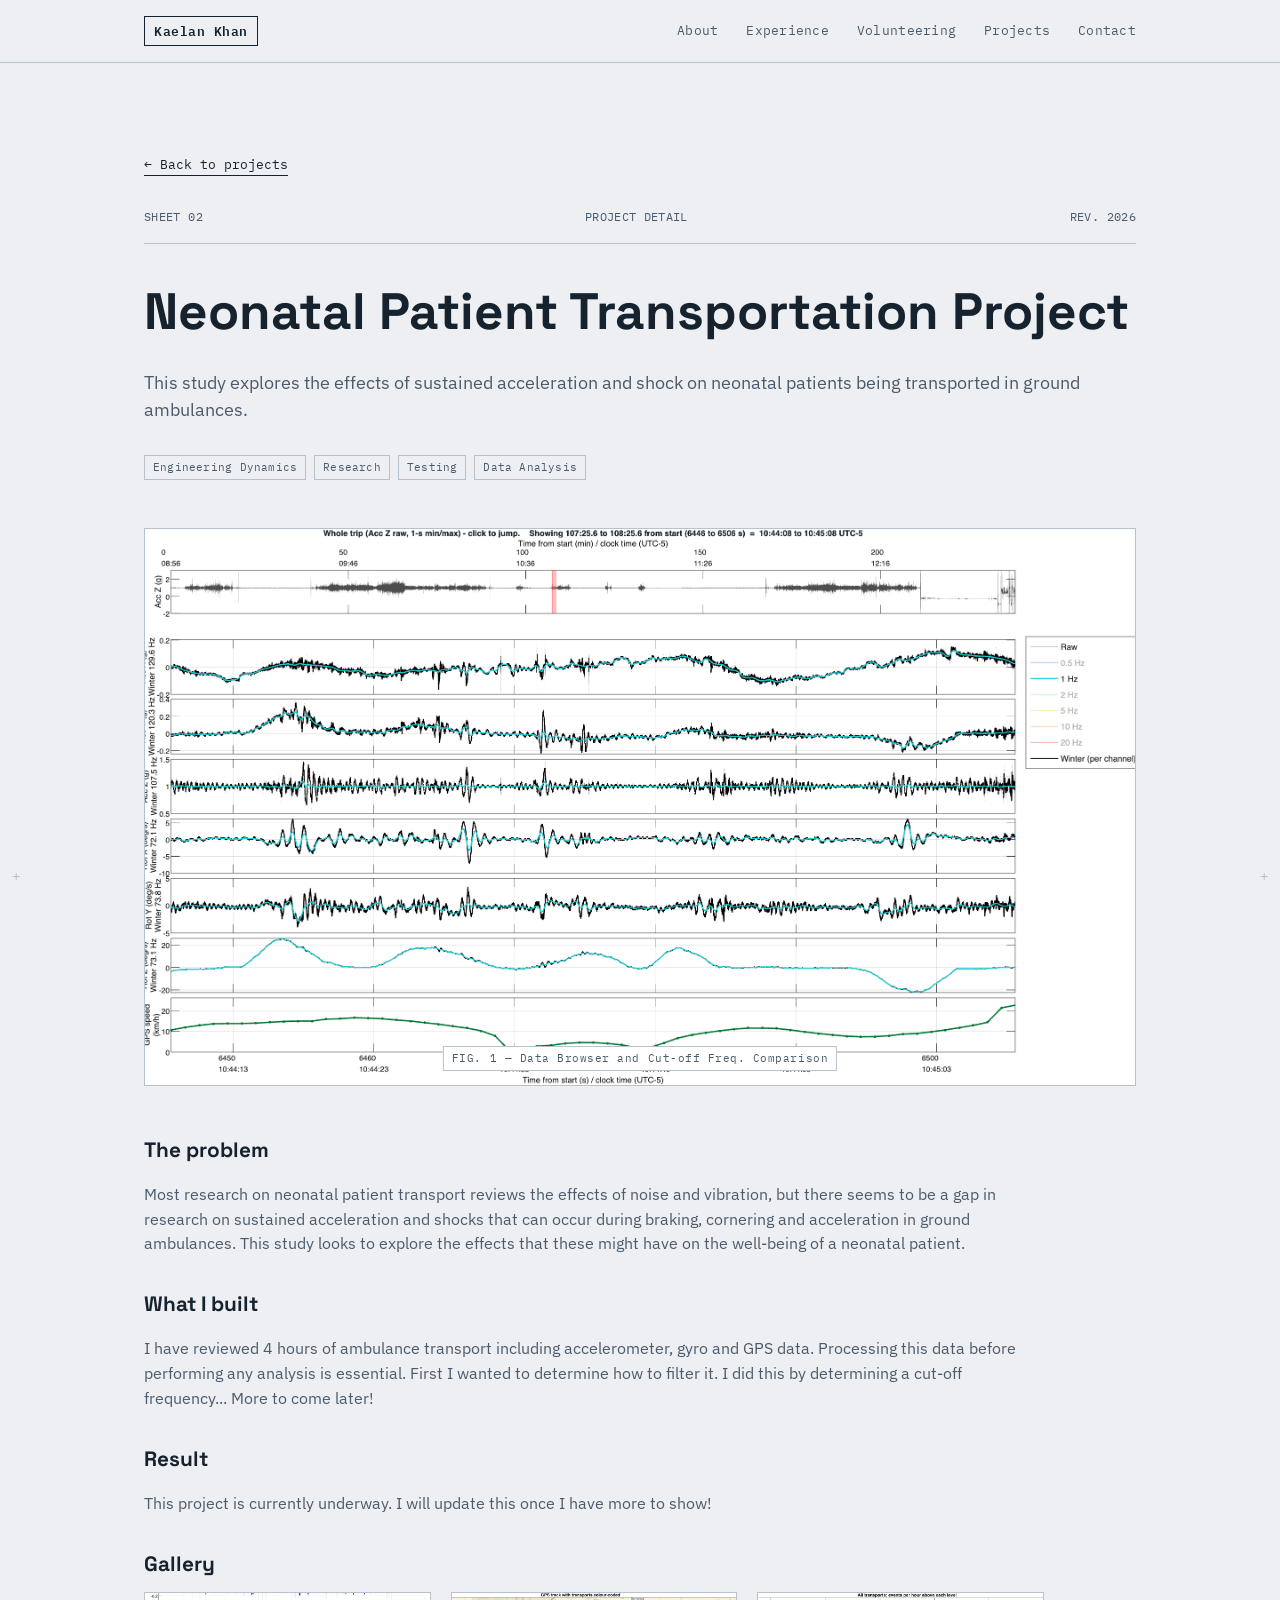
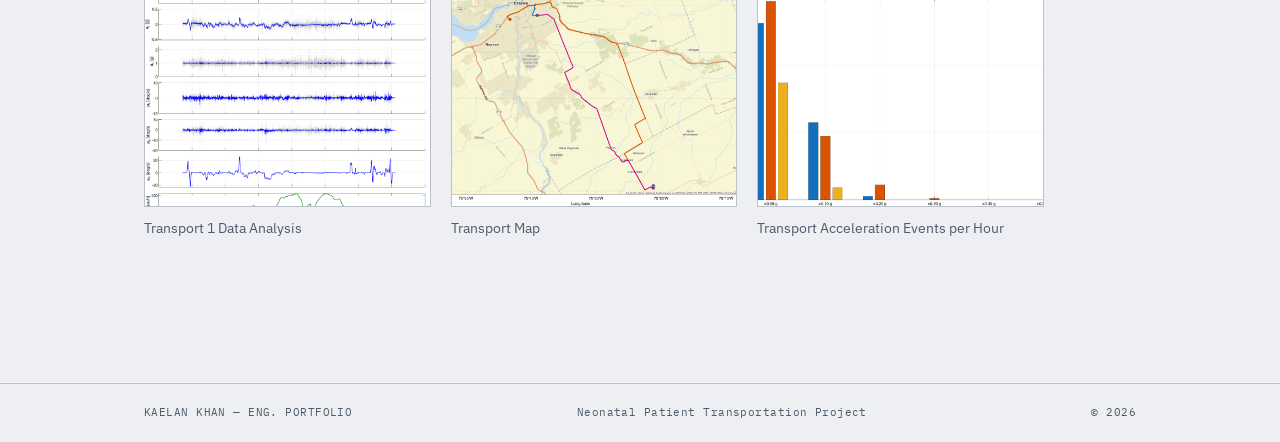
<file: neonatal-patient-transportation-study.html>
<!DOCTYPE html>
<html lang="en">
<head>
<meta charset="UTF-8">
<meta name="viewport" content="width=device-width, initial-scale=1.0">
<title>Neonatal Patient Transportation Project — Kaelan Khan</title>
<link rel="preconnect" href="https://fonts.googleapis.com">
<link rel="preconnect" href="https://fonts.gstatic.com" crossorigin>
<link href="https://fonts.googleapis.com/css2?family=Space+Grotesk:wght@400;500;600;700&family=IBM+Plex+Mono:wght@400;500;600&family=IBM+Plex+Sans:wght@400;500;600&display=swap" rel="stylesheet">
<link rel="stylesheet" href="styles.css">
</head>
<body>

<div class="datum datum-tl" aria-hidden="true">+</div>
<div class="datum datum-tr" aria-hidden="true">+</div>
<div class="datum datum-bl" aria-hidden="true">+</div>
<div class="datum datum-br" aria-hidden="true">+</div>

<header class="nav" id="menu">
  <div class="nav-inner">
    <a href="index.html#top" class="nav-mark">Kaelan Khan</a>
    <a href="#menu" class="menu-btn menu-open" aria-label="Open menu">
      <span></span><span></span><span></span>
    </a>
    <a href="#close" class="menu-btn menu-close" aria-label="Close menu">
      <span></span><span></span><span></span>
    </a>
    <nav class="nav-links">
      <a href="index.html#about">About</a>
      <a href="experience.html">Experience</a>
      <a href="volunteering.html">Volunteering</a>
      <div class="nav-item">
        <a href="index.html#projects">Projects</a>
        <div class="nav-dropdown">
          <div class="nav-dropdown-card">
            <a href="formula-student.html">Formula Student</a>
            <a href="neonatal-patient-transportation-study.html">Neonatal Patient Transportation Project</a>
            <a href="motorsport-racing-data-analysis.html">Motorsport Data Analysis</a>
            <a href="project-4.html">Vehicle Handling Capstone</a>
            <a href="project-5.html">Assetto Corsa DIL Simulator</a>
            <a href="index.html#projects">More Projects...</a>
          </div>
        </div>
      </div>
      <a href="index.html#contact">Contact</a>
      
    </nav>
    <!--Removing Resume Button-->
    <!--<a class="resume-stamp resume-stamp--small" href="#" target="_blank" rel="noopener">
      <span>Resume</span>
    </a> -->
  </div>
</header>

<main>
  <section class="section" style="border-top:none; padding-top:clamp(48px,9vw,88px);">
    <a href="index.html#projects" class="project-link" style="margin-bottom:32px; display:inline-block;">← Back to projects</a>

    <div class="hero-meta" style="margin-bottom:28px;">
      <span>SHEET 02</span>
      <span>PROJECT DETAIL</span>
      <span>REV. 2026</span>
    </div>

    <h1 style="font-family:var(--display); font-size:clamp(2rem,5vw,3.2rem); margin-bottom:16px;">Neonatal Patient Transportation Project</h1>
    <p style="max-width:90ch; color:var(--ink-soft); font-size:1.1rem; margin-bottom:32px;">
      This study explores the effects of sustained acceleration and shock on neonatal patients being transported in ground ambulances.
    </p>

    <div class="tag-row" style="margin-bottom:48px;">
      <span class="tag">Engineering Dynamics</span>
      <span class="tag">Research</span>
      <span class="tag">Testing</span>
      <span class="tag">Data Analysis</span>
    </div>

    <div class="about-photo" aria-hidden="true" style="aspect-ratio:16/9; max-width:1000px; margin-bottom:48px;">
      <img src="images/neonatal/data_browser.png" alt="">
      <span class="about-photo-label">FIG. 1 — Data Browser and Cut-off Freq. Comparison</span>
    </div>

    <div style="max-width:90ch;">
      <h2 style="font-size:1.3rem; margin-bottom:12px;">The problem</h2>
      <p style="color:var(--ink-soft); margin-bottom:32px;">Most research on neonatal patient transport reviews the effects of noise and vibration, but there seems to be a gap in research on sustained acceleration and shocks that can occur during braking, cornering and acceleration in ground ambulances. This study looks to explore the effects that these might have on the well-being of a neonatal patient.</p>

      <h2 style="font-size:1.3rem; margin-bottom:12px;">What I built</h2>
      <p style="color:var(--ink-soft); margin-bottom:32px;">I have reviewed 4 hours of ambulance transport including accelerometer, gyro and GPS data. Processing this data before performing any analysis is essential. First I wanted to determine how to filter it. I did this by determining a cut-off frequency... More to come later!</p>

      <h2 style="font-size:1.3rem; margin-bottom:12px;">Result</h2>
      <p style="color:var(--ink-soft); margin-bottom:32px;">This project is currently underway. I will update this once I have more to show!</p>

      <!-- GALLERY — copy a <figure> block to add more photos.
           Put the image files in images/neonatal/ and match the names below.
           Any photo that doesn't exist yet shows as a "PHOTO TO COME" box. -->
      <h2 style="font-size:1.3rem; margin-bottom:12px;">Gallery</h2>
      <div class="proj-gallery">
        <figure class="proj-fig">
          <a href="images/neonatal/transport1.png">
            <div class="proj-fig-frame">
              <img src="images/neonatal/transport1.png" alt="Transport 1 Data Analysis">
            </div>
          </a>
          <figcaption>Transport 1 Data Analysis</figcaption>
        </figure>
        <figure class="proj-fig">
          <a href="images/neonatal/gps_map.png">
            <div class="proj-fig-frame">
              <img src="images/neonatal/gps_map.png" alt="Transport Map">
            </div>
          </a>
          <figcaption>Transport Map</figcaption>
        </figure>
        <figure class="proj-fig">
          <a href="images/neonatal/transport_events.png">
            <div class="proj-fig-frame">
              <img src="images/neonatal/transport_events.png" alt="Transport Acceleration Events per Hour">
            </div>
          </a>
          <figcaption>Transport Acceleration Events per Hour</figcaption>
        </figure>
      </div>

      <!-- Removed Repo Button Temporarily -->
      <!-- <a href="#" class="btn btn-primary" target="_blank" rel="noopener">View live / repo →</a> -->
    </div>
  </section>
</main>

<footer class="footer">
  <div class="footer-inner">
    <span>KAELAN KHAN — ENG. PORTFOLIO</span>
    <span>Neonatal Patient Transportation Project</span>
    <span>© 2026</span>
  </div>
</footer>

<script>
(function () {
  // If a photo file doesn't exist yet, show a clean empty box instead of a broken image
  document.querySelectorAll('.proj-fig-frame img').forEach(function (img) {
    function markEmpty() { img.closest('.proj-fig-frame').classList.add('is-empty'); }
    if (img.complete && img.naturalWidth === 0) markEmpty();
    img.addEventListener('error', markEmpty);
  });

  // Add the four corner marks to every photo frame
  document.querySelectorAll('.proj-fig-frame').forEach(function (frame) {
    ['tl', 'tr', 'bl', 'br'].forEach(function (pos) {
      const c = document.createElement('span');
      c.className = 'corner corner-' + pos;
      c.setAttribute('aria-hidden', 'true');
      frame.appendChild(c);
    });
  });

  // Lightbox: click a photo to view it large, with arrows to move between photos
  const box = document.createElement('div');
  box.className = 'lightbox';
  box.setAttribute('role', 'dialog');
  box.setAttribute('aria-modal', 'true');
  box.innerHTML =
    '<button class="lightbox-close" aria-label="Close">CLOSE ✕</button>' +
    '<button class="lightbox-arrow lightbox-prev" aria-label="Previous photo">‹</button>' +
    '<img alt="">' +
    '<p class="lightbox-caption"></p>' +
    '<button class="lightbox-arrow lightbox-next" aria-label="Next photo">›</button>';
  document.body.appendChild(box);
  const big = box.querySelector('img');
  const cap = box.querySelector('.lightbox-caption');
  const prevBtn = box.querySelector('.lightbox-prev');
  const nextBtn = box.querySelector('.lightbox-next');
  let photos = [];
  let current = 0;

  function show(i) {
    current = (i + photos.length) % photos.length; // wraps around at the ends
    const link = photos[current];
    const img = link.querySelector('img');
    const href = link.getAttribute('href');
    big.src = (href && href !== '#') ? href : img.src;
    big.alt = img.alt;
    const fc = link.closest('.proj-fig').querySelector('figcaption');
    const count = photos.length > 1
      ? '<span class="lightbox-count">' + (current + 1) + ' / ' + photos.length + '</span>'
      : '';
    cap.innerHTML = count + (fc ? fc.innerHTML : '');
    prevBtn.hidden = nextBtn.hidden = photos.length < 2;
  }

  function open(link) {
    photos = Array.from(document.querySelectorAll('.proj-fig a'))
      .filter(function (a) { return !a.querySelector('.is-empty'); });
    show(photos.indexOf(link));
    box.classList.add('is-open');
    document.body.style.overflow = 'hidden';
  }

  function close() {
    box.classList.remove('is-open');
    document.body.style.overflow = '';
  }

  document.querySelectorAll('.proj-fig a').forEach(function (link) {
    link.addEventListener('click', function (e) {
      e.preventDefault();
      if (link.querySelector('.is-empty')) return; // nothing to enlarge yet
      open(link);
    });
  });

  prevBtn.addEventListener('click', function (e) { e.stopPropagation(); show(current - 1); });
  nextBtn.addEventListener('click', function (e) { e.stopPropagation(); show(current + 1); });
  big.addEventListener('click', function (e) { e.stopPropagation(); });
  box.addEventListener('click', close); // clicking the dark background or CLOSE closes it

  document.addEventListener('keydown', function (e) {
    if (!box.classList.contains('is-open')) return;
    if (e.key === 'Escape') close();
    if (e.key === 'ArrowLeft') show(current - 1);
    if (e.key === 'ArrowRight') show(current + 1);
  });

  // Swipe left/right on phones
  let startX = null;
  box.addEventListener('touchstart', function (e) { startX = e.touches[0].clientX; }, { passive: true });
  box.addEventListener('touchend', function (e) {
    if (startX === null) return;
    const dx = e.changedTouches[0].clientX - startX;
    if (Math.abs(dx) > 50 && photos.length > 1) show(current + (dx < 0 ? 1 : -1));
    startX = null;
  });
})();
</script>

</body>
</html>
</file>
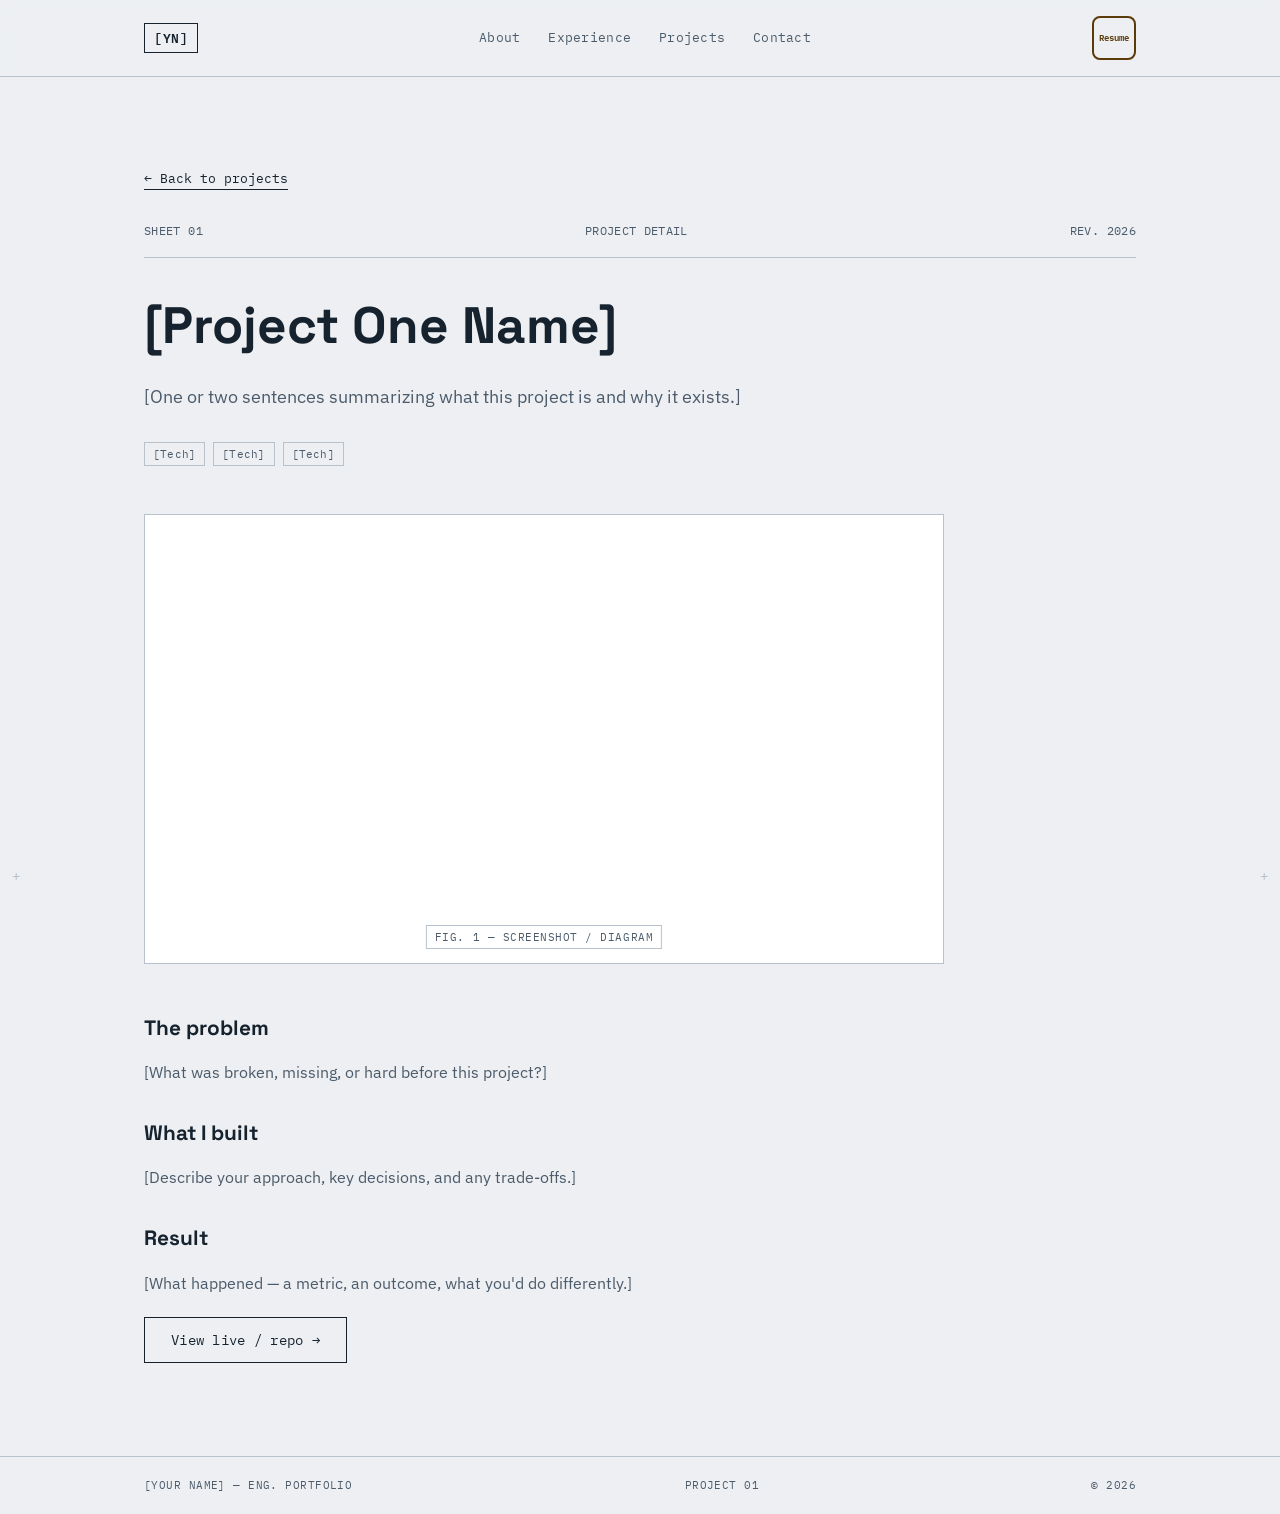
<file: project-1.html>
<!DOCTYPE html>
<html lang="en">
<head>
<meta charset="UTF-8">
<meta name="viewport" content="width=device-width, initial-scale=1.0">
<title>[Project One] — [Your Name]</title>
<link rel="preconnect" href="https://fonts.googleapis.com">
<link rel="preconnect" href="https://fonts.gstatic.com" crossorigin>
<link href="https://fonts.googleapis.com/css2?family=Space+Grotesk:wght@400;500;600;700&family=IBM+Plex+Mono:wght@400;500;600&family=IBM+Plex+Sans:wght@400;500;600&display=swap" rel="stylesheet">
<link rel="stylesheet" href="styles.css">
</head>
<body>

<div class="datum datum-tl" aria-hidden="true">+</div>
<div class="datum datum-tr" aria-hidden="true">+</div>
<div class="datum datum-bl" aria-hidden="true">+</div>
<div class="datum datum-br" aria-hidden="true">+</div>

<header class="nav">
  <div class="nav-inner">
    <a href="index.html#top" class="nav-mark">[YN]</a>
    <nav class="nav-links">
      <a href="index.html#about">About</a>
      <a href="index.html#experience">Experience</a>
      <div class="nav-item">
        <a href="index.html#projects">Projects</a>
        <div class="nav-dropdown">
          <div class="nav-dropdown-card">
            <a href="project-1.html">[Project One]</a>
            <a href="project-2.html">[Project Two]</a>
            <a href="project-3.html">[Project Three]</a>
            <a href="project-4.html">[Project Four]</a>
          </div>
        </div>
      </div>
      <a href="index.html#contact">Contact</a>
    </nav>
    <a class="resume-stamp resume-stamp--small" href="#" target="_blank" rel="noopener">
      <span>Resume</span>
    </a>
  </div>
</header>

<main>
  <section class="section" style="border-top:none; padding-top:clamp(48px,9vw,88px);">
    <a href="index.html#projects" class="project-link" style="margin-bottom:32px; display:inline-block;">← Back to projects</a>

    <div class="hero-meta" style="margin-bottom:28px;">
      <span>SHEET 01</span>
      <span>PROJECT DETAIL</span>
      <span>REV. 2026</span>
    </div>

    <h1 style="font-family:var(--display); font-size:clamp(2rem,5vw,3.2rem); margin-bottom:16px;">[Project One Name]</h1>
    <p style="max-width:64ch; color:var(--ink-soft); font-size:1.1rem; margin-bottom:32px;">
      [One or two sentences summarizing what this project is and why it exists.]
    </p>

    <div class="tag-row" style="margin-bottom:48px;">
      <span class="tag">[Tech]</span>
      <span class="tag">[Tech]</span>
      <span class="tag">[Tech]</span>
    </div>

    <div class="about-photo" aria-hidden="true" style="aspect-ratio:16/9; max-width:800px; margin-bottom:48px;">
      <span class="corner corner-tl"></span>
      <span class="corner corner-tr"></span>
      <span class="corner corner-bl"></span>
      <span class="corner corner-br"></span>
      <span class="about-photo-label">FIG. 1 — SCREENSHOT / DIAGRAM</span>
    </div>

    <div style="max-width:70ch;">
      <h2 style="font-size:1.3rem; margin-bottom:12px;">The problem</h2>
      <p style="color:var(--ink-soft); margin-bottom:32px;">[What was broken, missing, or hard before this project?]</p>

      <h2 style="font-size:1.3rem; margin-bottom:12px;">What I built</h2>
      <p style="color:var(--ink-soft); margin-bottom:32px;">[Describe your approach, key decisions, and any trade-offs.]</p>

      <h2 style="font-size:1.3rem; margin-bottom:12px;">Result</h2>
      <p style="color:var(--ink-soft); margin-bottom:32px;">[What happened — a metric, an outcome, what you'd do differently.]</p>

      <a href="#" class="btn btn-primary" target="_blank" rel="noopener">View live / repo →</a>
    </div>
  </section>
</main>

<footer class="footer">
  <div class="footer-inner">
    <span>[YOUR NAME] — ENG. PORTFOLIO</span>
    <span>PROJECT 01</span>
    <span>© 2026</span>
  </div>
</footer>

</body>
</html>
</file>
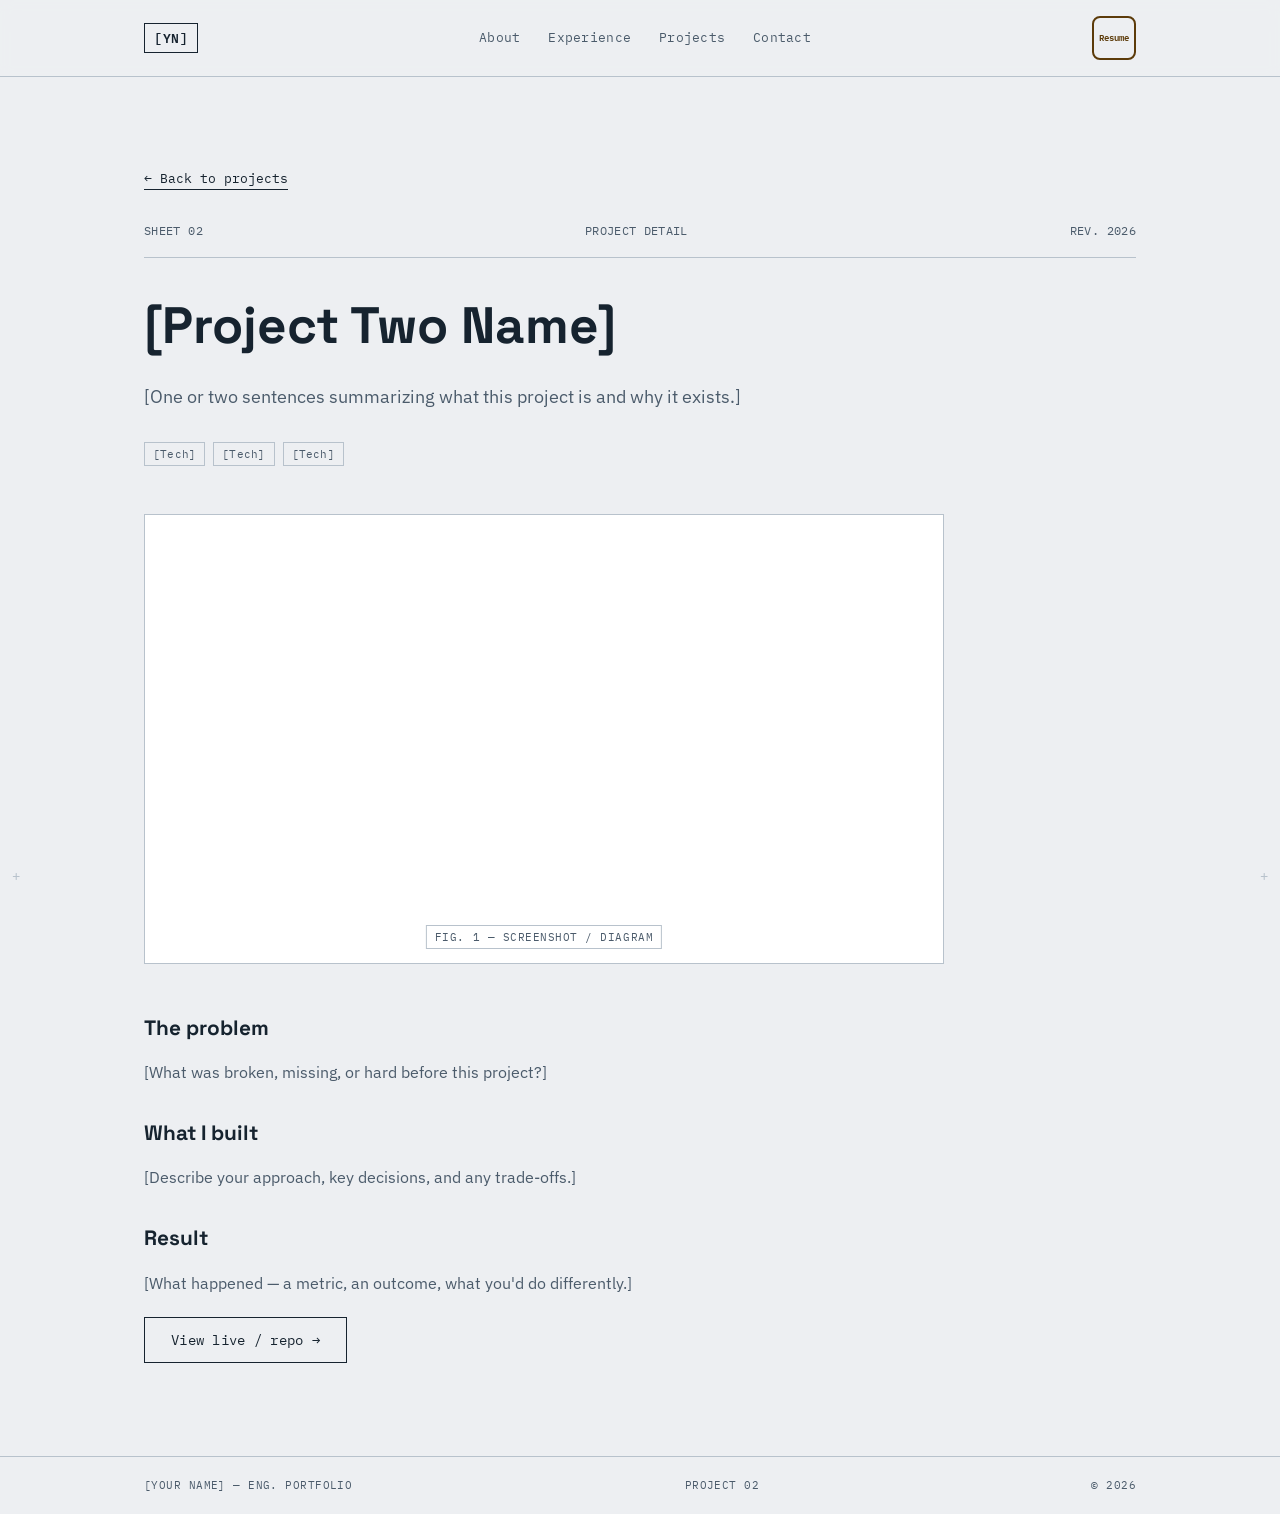
<file: project-2.html>
<!DOCTYPE html>
<html lang="en">
<head>
<meta charset="UTF-8">
<meta name="viewport" content="width=device-width, initial-scale=1.0">
<title>[Project Two] — [Your Name]</title>
<link rel="preconnect" href="https://fonts.googleapis.com">
<link rel="preconnect" href="https://fonts.gstatic.com" crossorigin>
<link href="https://fonts.googleapis.com/css2?family=Space+Grotesk:wght@400;500;600;700&family=IBM+Plex+Mono:wght@400;500;600&family=IBM+Plex+Sans:wght@400;500;600&display=swap" rel="stylesheet">
<link rel="stylesheet" href="styles.css">
</head>
<body>

<div class="datum datum-tl" aria-hidden="true">+</div>
<div class="datum datum-tr" aria-hidden="true">+</div>
<div class="datum datum-bl" aria-hidden="true">+</div>
<div class="datum datum-br" aria-hidden="true">+</div>

<header class="nav">
  <div class="nav-inner">
    <a href="index.html#top" class="nav-mark">[YN]</a>
    <nav class="nav-links">
      <a href="index.html#about">About</a>
      <a href="index.html#experience">Experience</a>
      <div class="nav-item">
        <a href="index.html#projects">Projects</a>
        <div class="nav-dropdown">
          <div class="nav-dropdown-card">
            <a href="project-1.html">[Project One]</a>
            <a href="project-2.html">[Project Two]</a>
            <a href="project-3.html">[Project Three]</a>
            <a href="project-4.html">[Project Four]</a>
          </div>
        </div>
      </div>
      <a href="index.html#contact">Contact</a>
    </nav>
    <a class="resume-stamp resume-stamp--small" href="#" target="_blank" rel="noopener">
      <span>Resume</span>
    </a>
  </div>
</header>

<main>
  <section class="section" style="border-top:none; padding-top:clamp(48px,9vw,88px);">
    <a href="index.html#projects" class="project-link" style="margin-bottom:32px; display:inline-block;">← Back to projects</a>

    <div class="hero-meta" style="margin-bottom:28px;">
      <span>SHEET 02</span>
      <span>PROJECT DETAIL</span>
      <span>REV. 2026</span>
    </div>

    <h1 style="font-family:var(--display); font-size:clamp(2rem,5vw,3.2rem); margin-bottom:16px;">[Project Two Name]</h1>
    <p style="max-width:64ch; color:var(--ink-soft); font-size:1.1rem; margin-bottom:32px;">
      [One or two sentences summarizing what this project is and why it exists.]
    </p>

    <div class="tag-row" style="margin-bottom:48px;">
      <span class="tag">[Tech]</span>
      <span class="tag">[Tech]</span>
      <span class="tag">[Tech]</span>
    </div>

    <div class="about-photo" aria-hidden="true" style="aspect-ratio:16/9; max-width:800px; margin-bottom:48px;">
      <span class="corner corner-tl"></span>
      <span class="corner corner-tr"></span>
      <span class="corner corner-bl"></span>
      <span class="corner corner-br"></span>
      <span class="about-photo-label">FIG. 1 — SCREENSHOT / DIAGRAM</span>
    </div>

    <div style="max-width:70ch;">
      <h2 style="font-size:1.3rem; margin-bottom:12px;">The problem</h2>
      <p style="color:var(--ink-soft); margin-bottom:32px;">[What was broken, missing, or hard before this project?]</p>

      <h2 style="font-size:1.3rem; margin-bottom:12px;">What I built</h2>
      <p style="color:var(--ink-soft); margin-bottom:32px;">[Describe your approach, key decisions, and any trade-offs.]</p>

      <h2 style="font-size:1.3rem; margin-bottom:12px;">Result</h2>
      <p style="color:var(--ink-soft); margin-bottom:32px;">[What happened — a metric, an outcome, what you'd do differently.]</p>

      <a href="#" class="btn btn-primary" target="_blank" rel="noopener">View live / repo →</a>
    </div>
  </section>
</main>

<footer class="footer">
  <div class="footer-inner">
    <span>[YOUR NAME] — ENG. PORTFOLIO</span>
    <span>PROJECT 02</span>
    <span>© 2026</span>
  </div>
</footer>

</body>
</html>
</file>
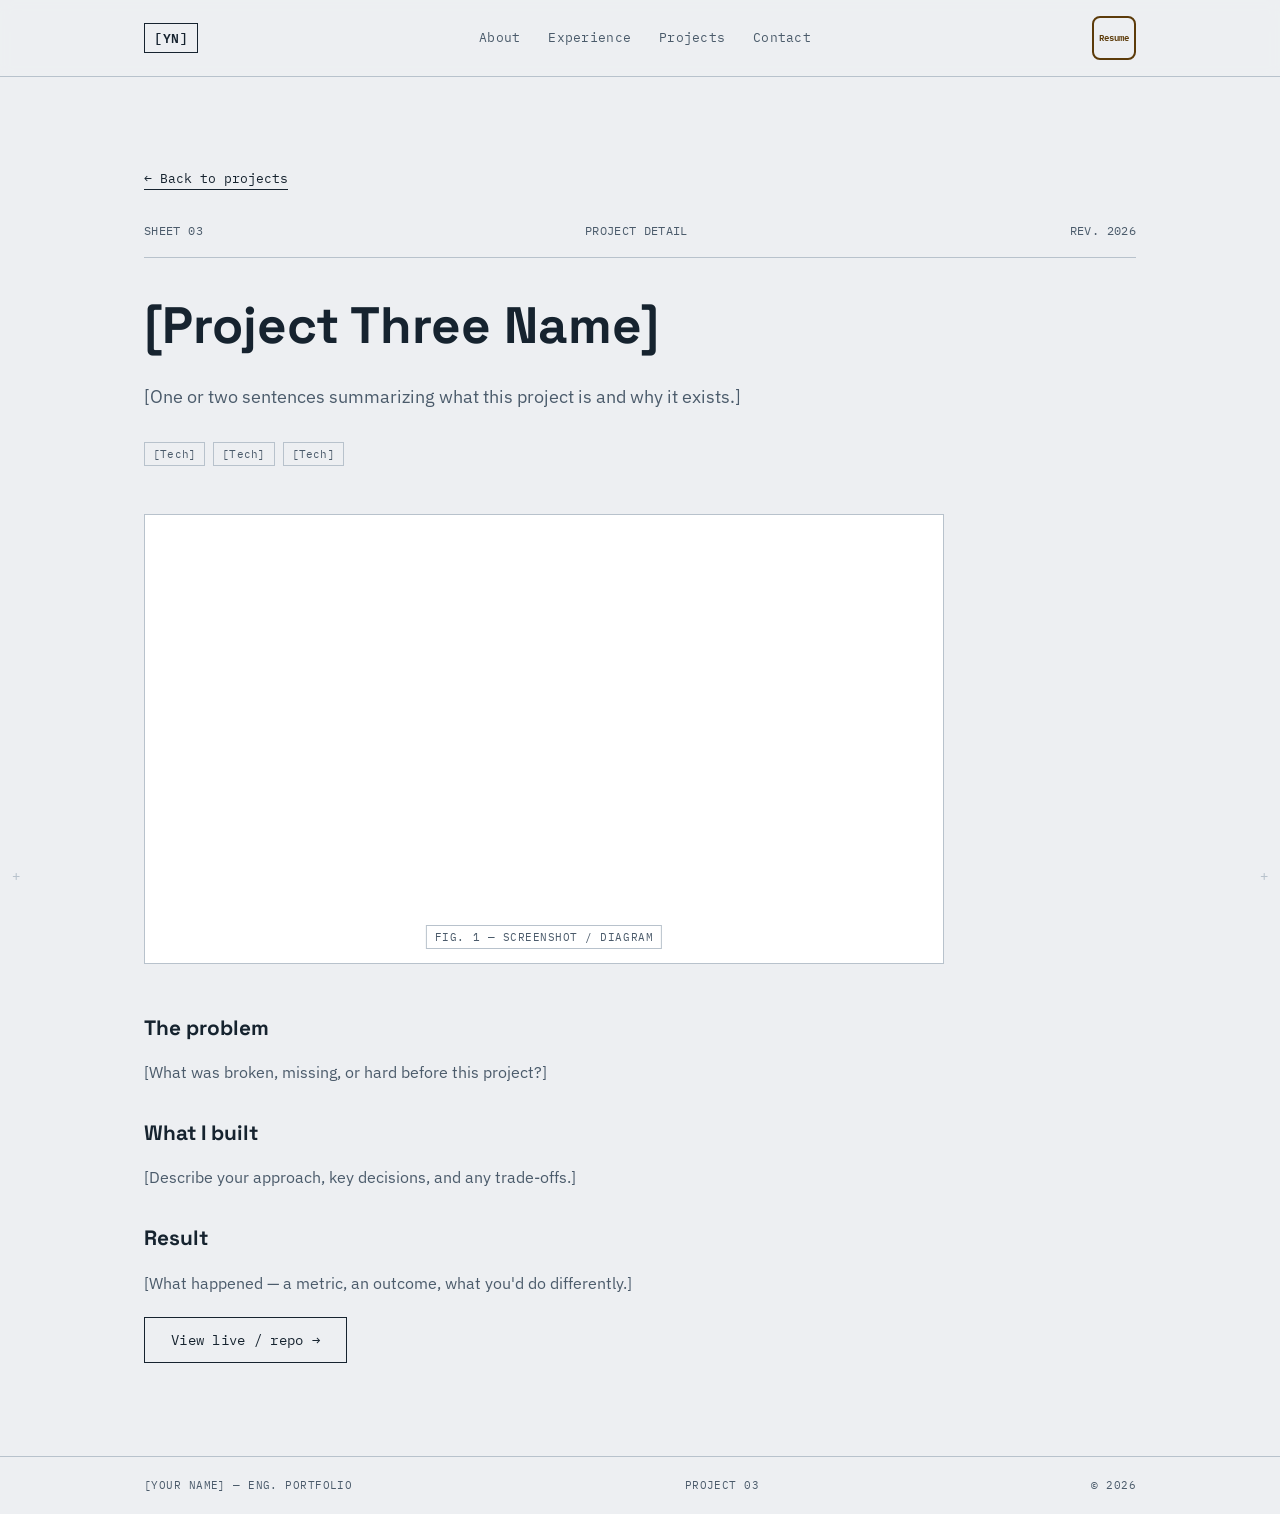
<file: project-3.html>
<!DOCTYPE html>
<html lang="en">
<head>
<meta charset="UTF-8">
<meta name="viewport" content="width=device-width, initial-scale=1.0">
<title>[Project Three] — [Your Name]</title>
<link rel="preconnect" href="https://fonts.googleapis.com">
<link rel="preconnect" href="https://fonts.gstatic.com" crossorigin>
<link href="https://fonts.googleapis.com/css2?family=Space+Grotesk:wght@400;500;600;700&family=IBM+Plex+Mono:wght@400;500;600&family=IBM+Plex+Sans:wght@400;500;600&display=swap" rel="stylesheet">
<link rel="stylesheet" href="styles.css">
</head>
<body>

<div class="datum datum-tl" aria-hidden="true">+</div>
<div class="datum datum-tr" aria-hidden="true">+</div>
<div class="datum datum-bl" aria-hidden="true">+</div>
<div class="datum datum-br" aria-hidden="true">+</div>

<header class="nav">
  <div class="nav-inner">
    <a href="index.html#top" class="nav-mark">[YN]</a>
    <nav class="nav-links">
      <a href="index.html#about">About</a>
      <a href="index.html#experience">Experience</a>
      <div class="nav-item">
        <a href="index.html#projects">Projects</a>
        <div class="nav-dropdown">
          <div class="nav-dropdown-card">
            <a href="project-1.html">[Project One]</a>
            <a href="project-2.html">[Project Two]</a>
            <a href="project-3.html">[Project Three]</a>
            <a href="project-4.html">[Project Four]</a>
          </div>
        </div>
      </div>
      <a href="index.html#contact">Contact</a>
    </nav>
    <a class="resume-stamp resume-stamp--small" href="#" target="_blank" rel="noopener">
      <span>Resume</span>
    </a>
  </div>
</header>

<main>
  <section class="section" style="border-top:none; padding-top:clamp(48px,9vw,88px);">
    <a href="index.html#projects" class="project-link" style="margin-bottom:32px; display:inline-block;">← Back to projects</a>

    <div class="hero-meta" style="margin-bottom:28px;">
      <span>SHEET 03</span>
      <span>PROJECT DETAIL</span>
      <span>REV. 2026</span>
    </div>

    <h1 style="font-family:var(--display); font-size:clamp(2rem,5vw,3.2rem); margin-bottom:16px;">[Project Three Name]</h1>
    <p style="max-width:64ch; color:var(--ink-soft); font-size:1.1rem; margin-bottom:32px;">
      [One or two sentences summarizing what this project is and why it exists.]
    </p>

    <div class="tag-row" style="margin-bottom:48px;">
      <span class="tag">[Tech]</span>
      <span class="tag">[Tech]</span>
      <span class="tag">[Tech]</span>
    </div>

    <div class="about-photo" aria-hidden="true" style="aspect-ratio:16/9; max-width:800px; margin-bottom:48px;">
      <span class="corner corner-tl"></span>
      <span class="corner corner-tr"></span>
      <span class="corner corner-bl"></span>
      <span class="corner corner-br"></span>
      <span class="about-photo-label">FIG. 1 — SCREENSHOT / DIAGRAM</span>
    </div>

    <div style="max-width:70ch;">
      <h2 style="font-size:1.3rem; margin-bottom:12px;">The problem</h2>
      <p style="color:var(--ink-soft); margin-bottom:32px;">[What was broken, missing, or hard before this project?]</p>

      <h2 style="font-size:1.3rem; margin-bottom:12px;">What I built</h2>
      <p style="color:var(--ink-soft); margin-bottom:32px;">[Describe your approach, key decisions, and any trade-offs.]</p>

      <h2 style="font-size:1.3rem; margin-bottom:12px;">Result</h2>
      <p style="color:var(--ink-soft); margin-bottom:32px;">[What happened — a metric, an outcome, what you'd do differently.]</p>

      <a href="#" class="btn btn-primary" target="_blank" rel="noopener">View live / repo →</a>
    </div>
  </section>
</main>

<footer class="footer">
  <div class="footer-inner">
    <span>[YOUR NAME] — ENG. PORTFOLIO</span>
    <span>PROJECT 03</span>
    <span>© 2026</span>
  </div>
</footer>

</body>
</html>
</file>
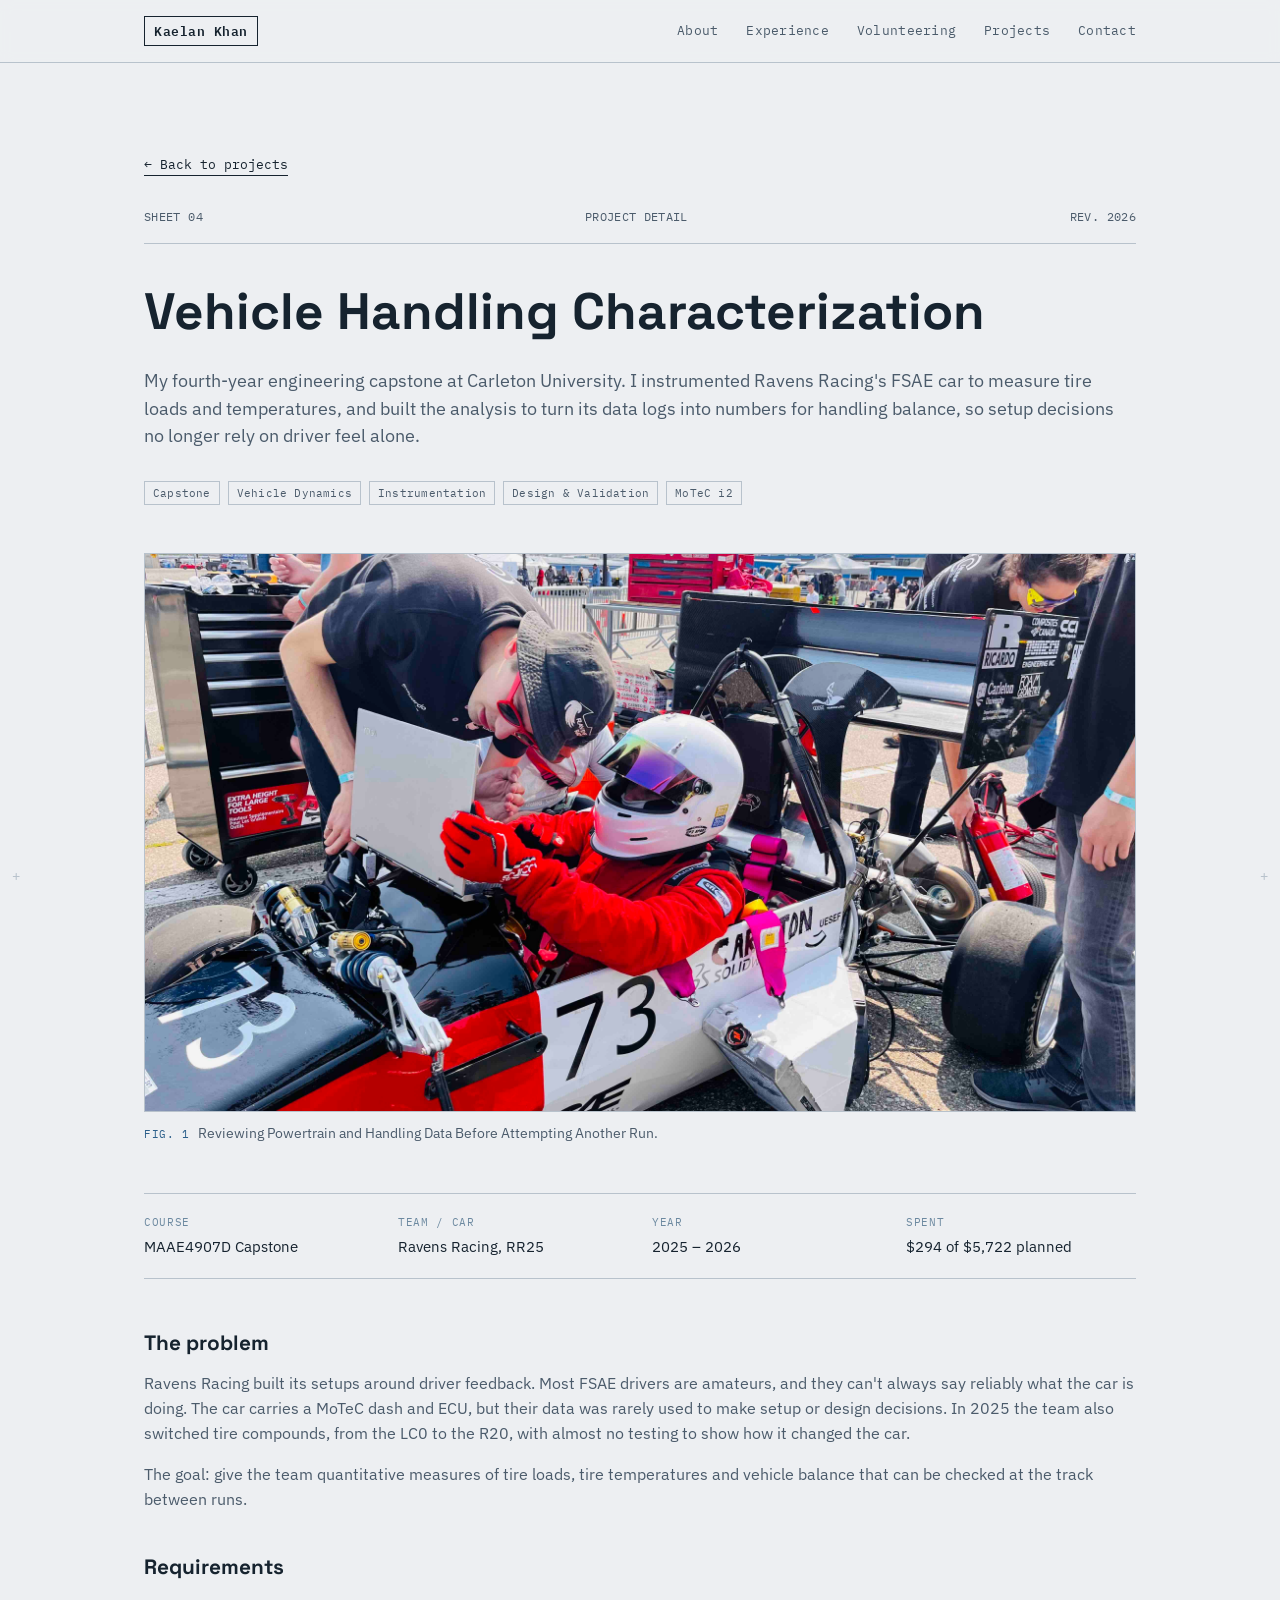
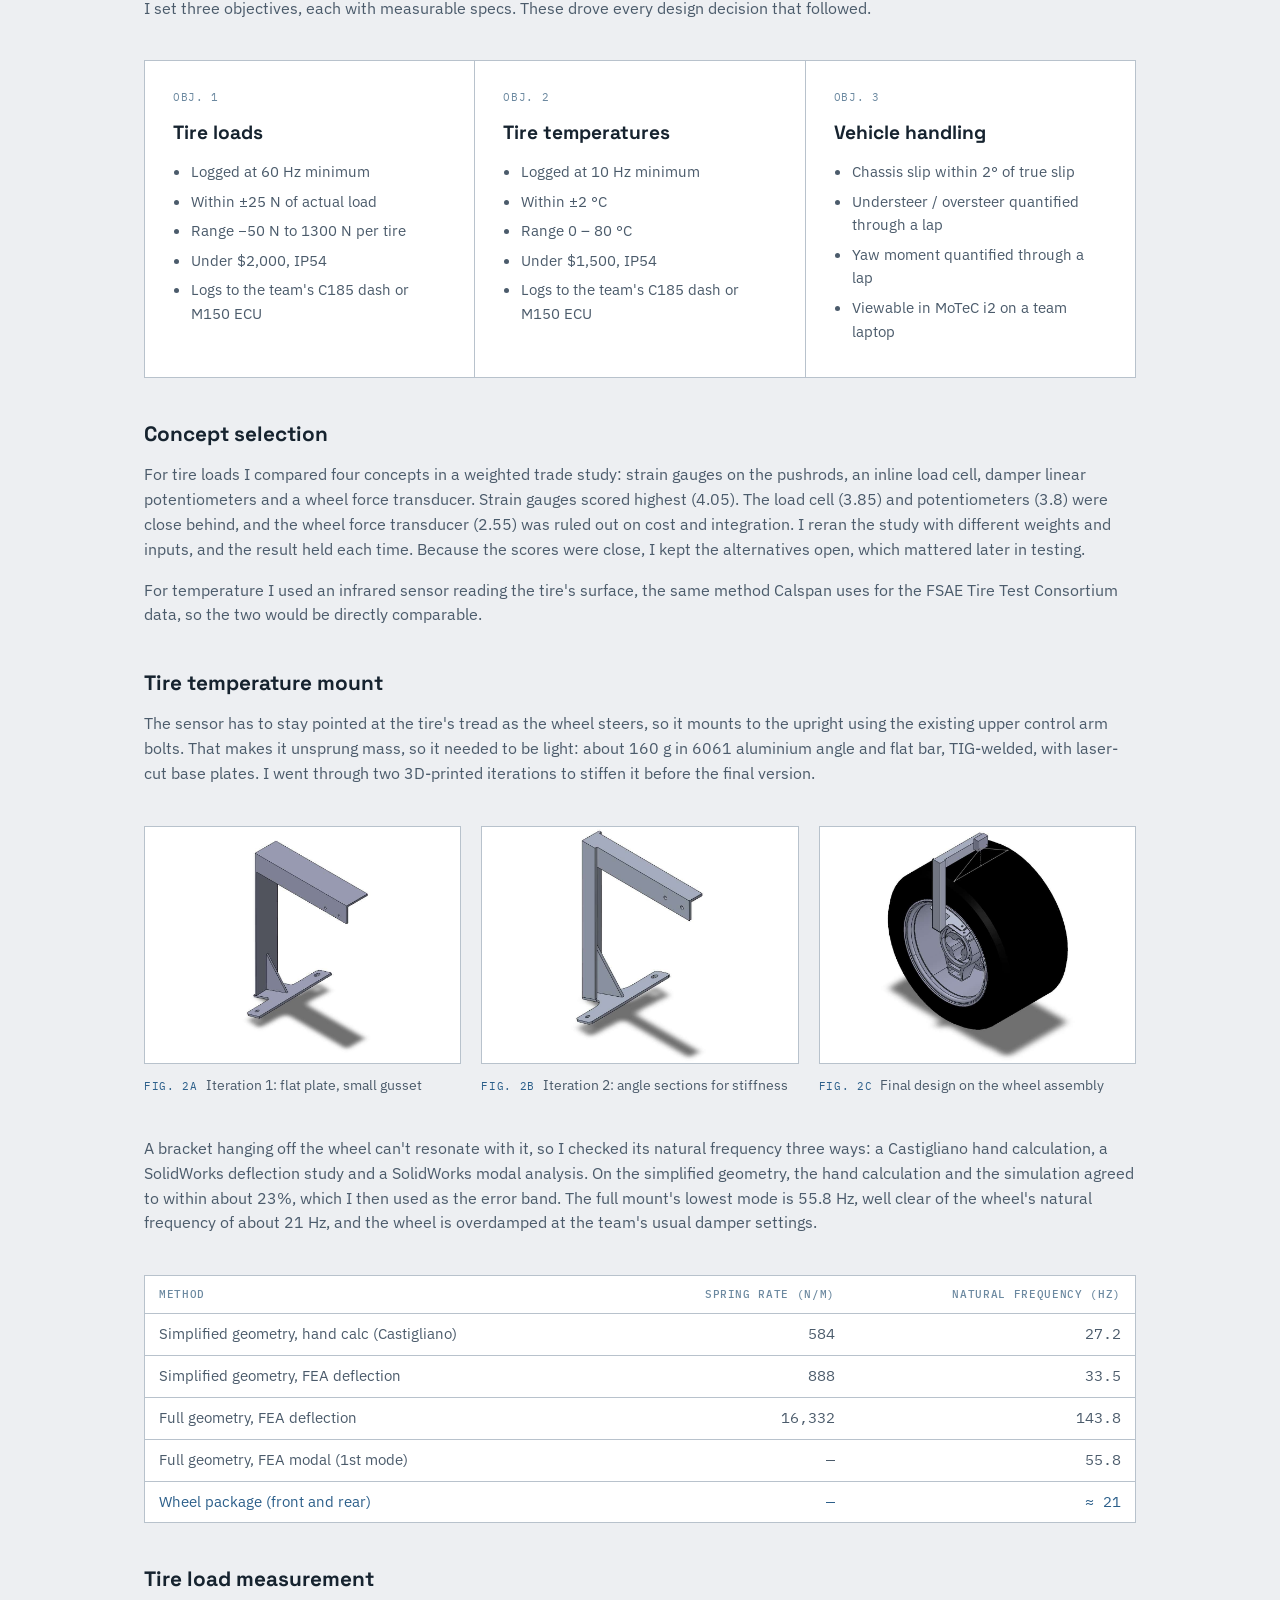
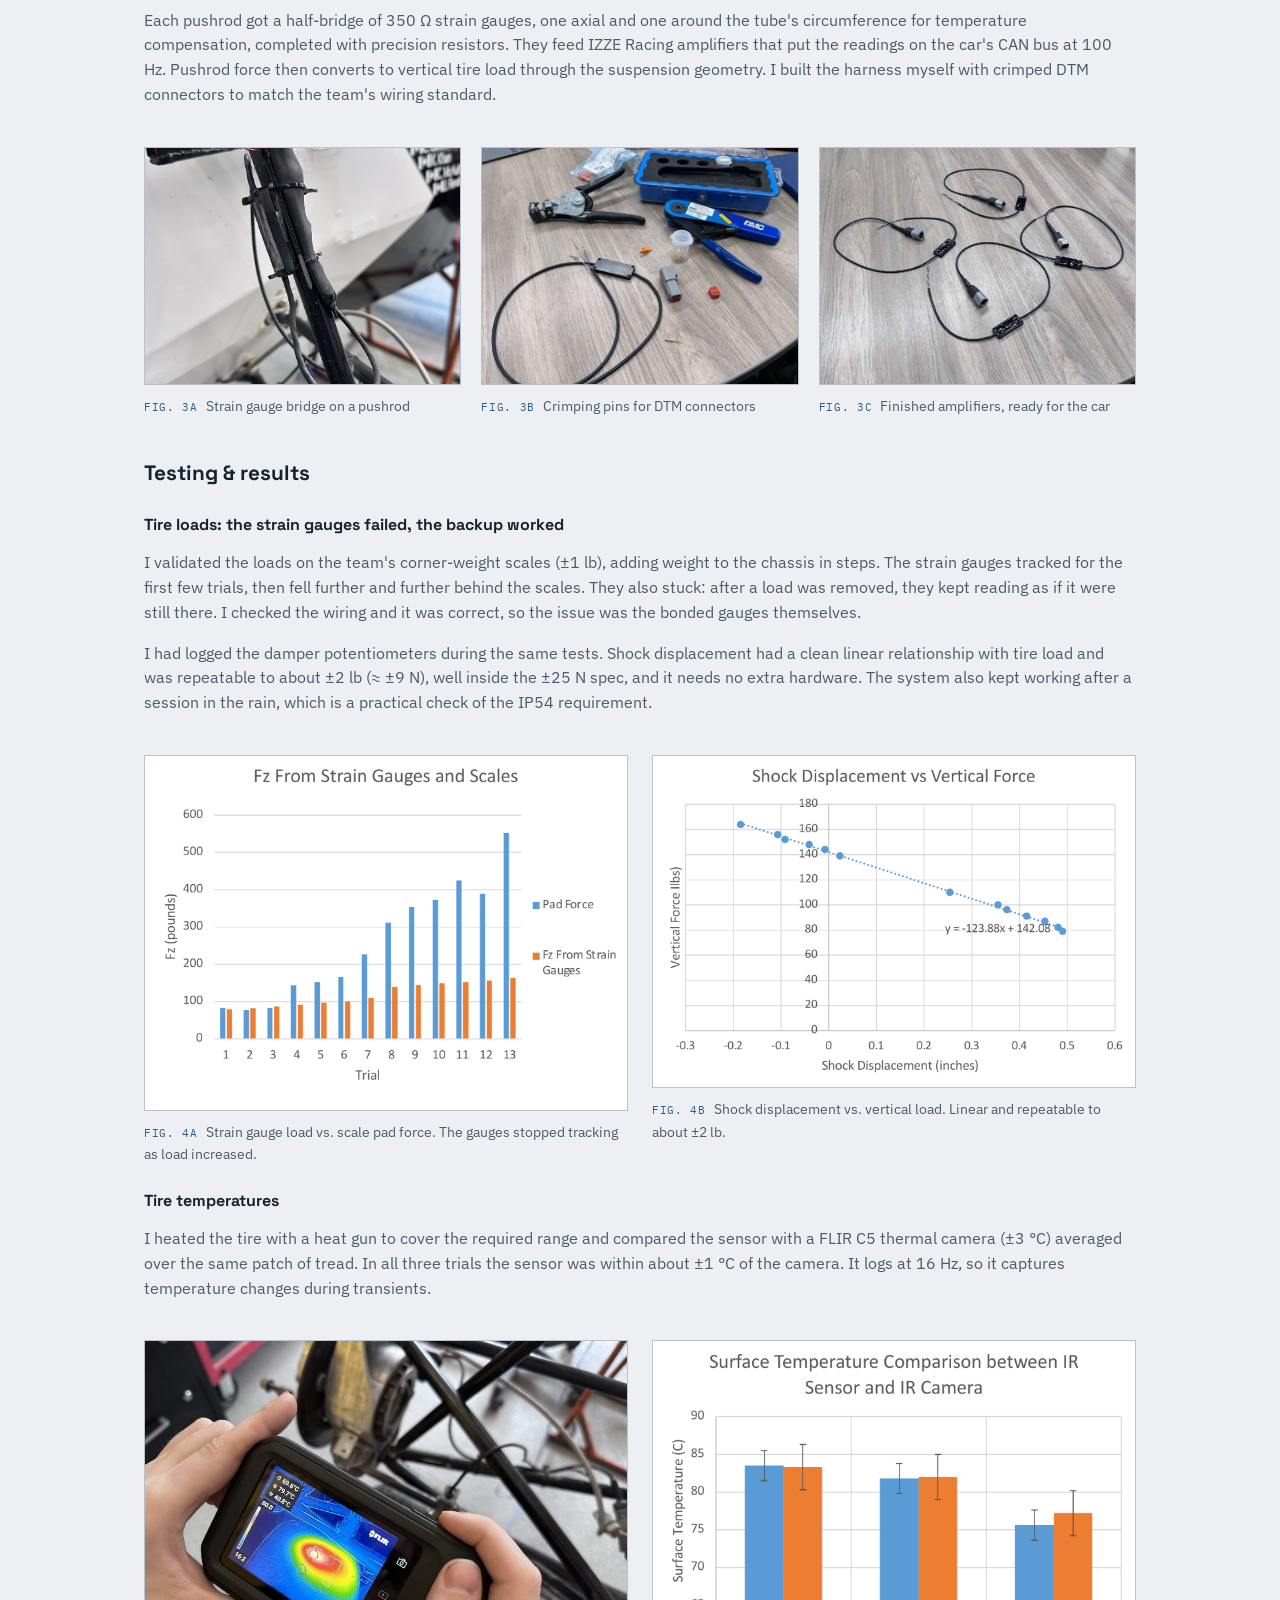
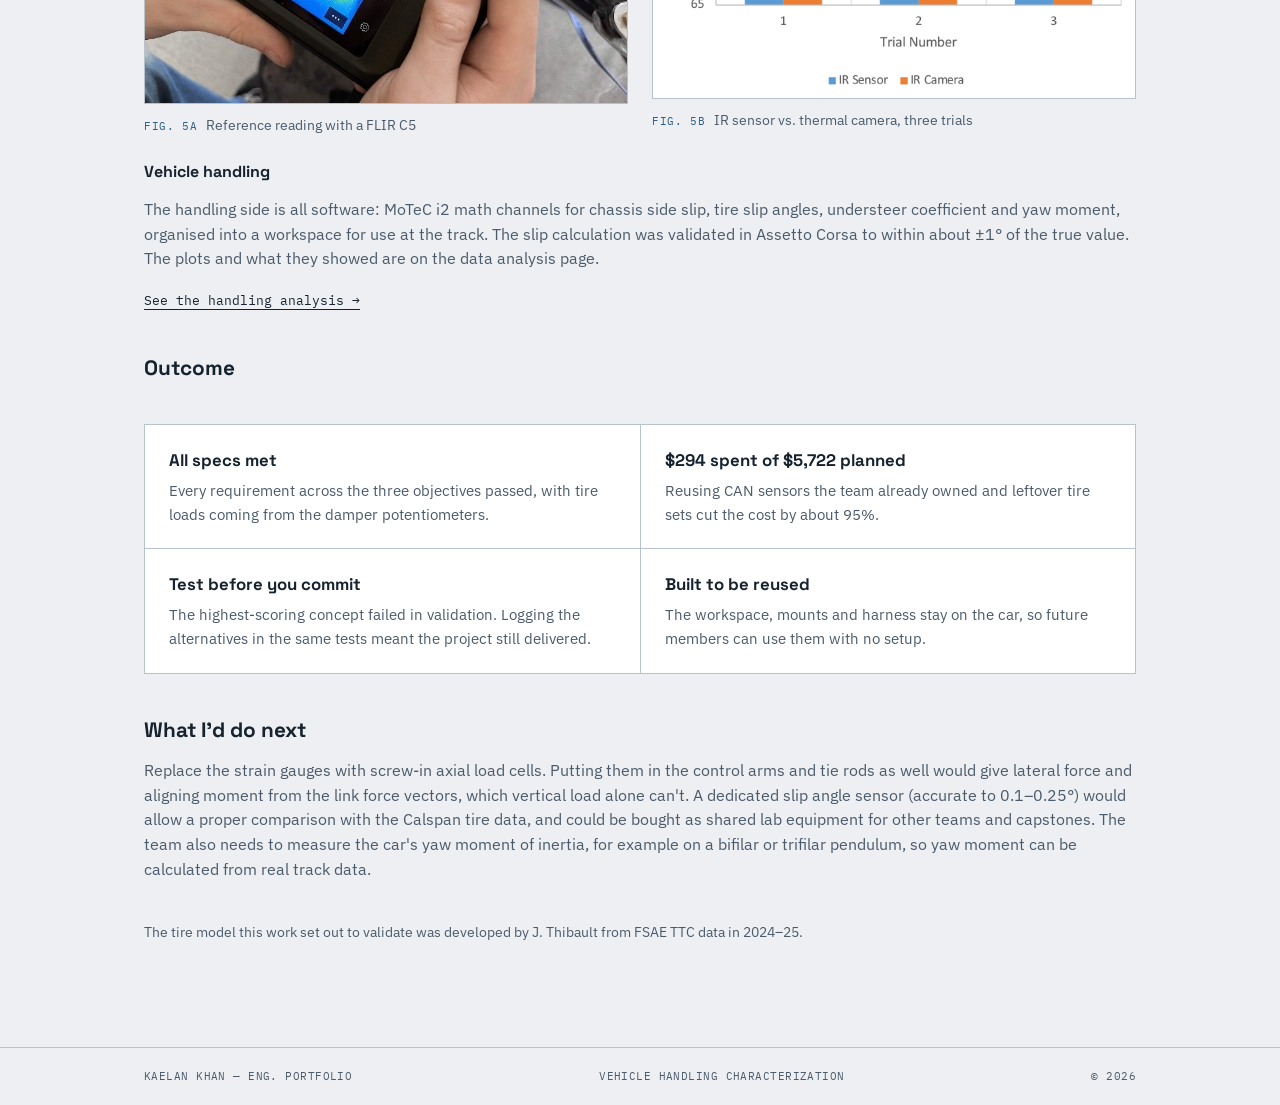
<file: project-4.html>
<!DOCTYPE html>
<!-- What are you doing looking in here????? -->
<html lang="en">
<head>
<link rel="icon" type="image/png" href="favicon.png">
<link rel="apple-touch-icon" href="favicon.png">
<meta charset="UTF-8">
<meta name="viewport" content="width=device-width, initial-scale=1.0">
<title>Vehicle Handling Characterization — Kaelan Khan</title>
<link rel="preconnect" href="https://fonts.googleapis.com">
<link rel="preconnect" href="https://fonts.gstatic.com" crossorigin>
<link href="https://fonts.googleapis.com/css2?family=Space+Grotesk:wght@400;500;600;700&family=IBM+Plex+Mono:wght@400;500;600&family=IBM+Plex+Sans:wght@400;500;600&display=swap" rel="stylesheet">
<link rel="stylesheet" href="styles.css">
</head>
<body>

<div class="datum datum-tl" aria-hidden="true">+</div>
<div class="datum datum-tr" aria-hidden="true">+</div>
<div class="datum datum-bl" aria-hidden="true">+</div>
<div class="datum datum-br" aria-hidden="true">+</div>

<header class="nav" id="menu">
  <div class="nav-inner">
    <a href="index.html#top" class="nav-mark">Kaelan Khan</a>
    <a href="#menu" class="menu-btn menu-open" aria-label="Open menu">
      <span></span><span></span><span></span>
    </a>
    <a href="#close" class="menu-btn menu-close" aria-label="Close menu">
      <span></span><span></span><span></span>
    </a>
    <nav class="nav-links">
      <a href="index.html#about">About</a>
      <a href="experience.html">Experience</a>
      <a href="volunteering.html">Volunteering</a>
      <div class="nav-item">
        <a href="index.html#projects">Projects</a>
        <div class="nav-dropdown">
          <div class="nav-dropdown-card">
            <a href="formula-student.html">Formula Student</a>
            <a href="neonatal-patient-transportation-study.html">Neonatal Patient Transportation Project</a>
            <a href="motorsport-racing-data-analysis.html">Motorsport Data Analysis</a>
            <a href="project-4.html">Vehicle Handling Capstone</a>
            <a href="project-5.html">Assetto Corsa DIL Simulator</a>
            <a href="index.html#projects">More Projects...</a>
          </div>
        </div>
      </div>
      <a href="index.html#contact">Contact</a>

    </nav>
    <!--Removing Resume Button-->
    <!--<a class="resume-stamp resume-stamp--small" href="#" target="_blank" rel="noopener">
      <span>Resume</span>
    </a> -->
  </div>
</header>

<main>
  <section class="section pd-top">
    <a href="index.html#projects" class="project-link pd-back">← Back to projects</a>

    <div class="hero-meta">
      <span>SHEET 04</span>
      <span>PROJECT DETAIL</span>
      <span>REV. 2026</span>
    </div>

    <h1 class="pd-title">Vehicle Handling Characterization</h1>
    <p class="pd-lead">
      My fourth-year engineering capstone at Carleton University. I instrumented Ravens Racing's FSAE car to measure tire loads and temperatures, and built the analysis to turn its data logs into numbers for handling balance, so setup decisions no longer rely on driver feel alone.
    </p>

    <div class="tag-row">
      <span class="tag">Capstone</span>
      <span class="tag">Vehicle Dynamics</span>
      <span class="tag">Instrumentation</span>
      <span class="tag">Design &amp; Validation</span>
      <span class="tag">MoTeC i2</span>
    </div>

    <figure class="proj-fig proj-fig--plot">
      <div class="proj-fig-frame">
        <img src="images/capstone/looking-at-data.jpg" alt="Reviewing Powertrain and Handling Data Before Attempting Another Run.">
      </div>
      <figcaption><span>FIG. 1</span>Reviewing Powertrain and Handling Data Before Attempting Another Run.</figcaption>
    </figure>

    <dl class="spec-list fs-facts">
      <div><dt>Course</dt><dd>MAAE4907D Capstone</dd></div>
      <div><dt>Team / Car</dt><dd>Ravens Racing, RR25</dd></div>
      <div><dt>Year</dt><dd>2025 – 2026</dd></div>
      <div><dt>Spent</dt><dd>$294 of $5,722 planned</dd></div>
    </dl>

    <div class="pd-body">
      <h2>The problem</h2>
      <p>Ravens Racing built its setups around driver feedback. Most FSAE drivers are amateurs, and they can't always say reliably what the car is doing. The car carries a MoTeC dash and ECU, but their data was rarely used to make setup or design decisions. In 2025 the team also switched tire compounds, from the LC0 to the R20, with almost no testing to show how it changed the car.</p>
      <p>The goal: give the team quantitative measures of tire loads, tire temperatures and vehicle balance that can be checked at the track between runs.</p>

      <h2>Requirements</h2>
      <p>I set three objectives, each with measurable specs. These drove every design decision that followed.</p>
    </div>

    <div class="project-grid pd-grid">
      <div class="project-card role-card">
        <div class="project-sheet">OBJ. 1</div>
        <h3>Tire loads</h3>
        <ul>
          <li>Logged at 60 Hz minimum</li>
          <li>Within ±25 N of actual load</li>
          <li>Range −50 N to 1300 N per tire</li>
          <li>Under $2,000, IP54</li>
          <li>Logs to the team's C185 dash or M150 ECU</li>
        </ul>
      </div>
      <div class="project-card role-card">
        <div class="project-sheet">OBJ. 2</div>
        <h3>Tire temperatures</h3>
        <ul>
          <li>Logged at 10 Hz minimum</li>
          <li>Within ±2 °C</li>
          <li>Range 0 – 80 °C</li>
          <li>Under $1,500, IP54</li>
          <li>Logs to the team's C185 dash or M150 ECU</li>
        </ul>
      </div>
      <div class="project-card role-card">
        <div class="project-sheet">OBJ. 3</div>
        <h3>Vehicle handling</h3>
        <ul>
          <li>Chassis slip within 2° of true slip</li>
          <li>Understeer / oversteer quantified through a lap</li>
          <li>Yaw moment quantified through a lap</li>
          <li>Viewable in MoTeC i2 on a team laptop</li>
        </ul>
      </div>
    </div>

    <div class="pd-body">
      <h2>Concept selection</h2>
      <p>For tire loads I compared four concepts in a weighted trade study: strain gauges on the pushrods, an inline load cell, damper linear potentiometers and a wheel force transducer. Strain gauges scored highest (4.05). The load cell (3.85) and potentiometers (3.8) were close behind, and the wheel force transducer (2.55) was ruled out on cost and integration. I reran the study with different weights and inputs, and the result held each time. Because the scores were close, I kept the alternatives open, which mattered later in testing.</p>
      <p>For temperature I used an infrared sensor reading the tire's surface, the same method Calspan uses for the FSAE Tire Test Consortium data, so the two would be directly comparable.</p>

      <h2>Tire temperature mount</h2>
      <p>The sensor has to stay pointed at the tire's tread as the wheel steers, so it mounts to the upright using the existing upper control arm bolts. That makes it unsprung mass, so it needed to be light: about 160 g in 6061 aluminium angle and flat bar, TIG-welded, with laser-cut base plates. I went through two 3D-printed iterations to stiffen it before the final version.</p>
    </div>

    <div class="proj-gallery proj-gallery--contain pd-gallery">
      <figure class="proj-fig">
        <a href="images/capstone/mount-v1-cad.jpg">
          <div class="proj-fig-frame">
            <img src="images/capstone/mount-v1-cad.jpg" alt="First iteration of the tire temperature mount in CAD">
          </div>
        </a>
        <figcaption><span>FIG. 2A</span>Iteration 1: flat plate, small gusset</figcaption>
      </figure>
      <figure class="proj-fig">
        <a href="images/capstone/mount-v2-cad.jpg">
          <div class="proj-fig-frame">
            <img src="images/capstone/mount-v2-cad.jpg" alt="Second iteration of the tire temperature mount in CAD, stiffened with angle sections">
          </div>
        </a>
        <figcaption><span>FIG. 2B</span>Iteration 2: angle sections for stiffness</figcaption>
      </figure>
      <figure class="proj-fig">
        <a href="images/capstone/mount-final-cad.jpg">
          <div class="proj-fig-frame">
            <img src="images/capstone/mount-final-cad.jpg" alt="Final tire temperature mount design shown on the wheel and tire assembly">
          </div>
        </a>
        <figcaption><span>FIG. 2C</span>Final design on the wheel assembly</figcaption>
      </figure>
    </div>

    <div class="pd-body">
      <p>A bracket hanging off the wheel can't resonate with it, so I checked its natural frequency three ways: a Castigliano hand calculation, a SolidWorks deflection study and a SolidWorks modal analysis. On the simplified geometry, the hand calculation and the simulation agreed to within about 23%, which I then used as the error band. The full mount's lowest mode is 55.8 Hz, well clear of the wheel's natural frequency of about 21 Hz, and the wheel is overdamped at the team's usual damper settings.</p>
    </div>

    <div class="pd-table-wrap">
      <table class="pd-table">
        <thead>
          <tr><th>Method</th><th>Spring rate (N/m)</th><th>Natural frequency (Hz)</th></tr>
        </thead>
        <tbody>
          <tr><td>Simplified geometry, hand calc (Castigliano)</td><td>584</td><td>27.2</td></tr>
          <tr><td>Simplified geometry, FEA deflection</td><td>888</td><td>33.5</td></tr>
          <tr><td>Full geometry, FEA deflection</td><td>16,332</td><td>143.8</td></tr>
          <tr><td>Full geometry, FEA modal (1st mode)</td><td>—</td><td>55.8</td></tr>
          <tr class="is-ref"><td>Wheel package (front and rear)</td><td>—</td><td>≈ 21</td></tr>
        </tbody>
      </table>
    </div>

    <div class="pd-body">
      <h2>Tire load measurement</h2>
      <p>Each pushrod got a half-bridge of 350 Ω strain gauges, one axial and one around the tube's circumference for temperature compensation, completed with precision resistors. They feed IZZE Racing amplifiers that put the readings on the car's CAN bus at 100 Hz. Pushrod force then converts to vertical tire load through the suspension geometry. I built the harness myself with crimped DTM connectors to match the team's wiring standard.</p>
    </div>

    <div class="proj-gallery pd-gallery">
      <figure class="proj-fig">
        <a href="images/capstone/strain-gauge-pushrod.jpg">
          <div class="proj-fig-frame">
            <img src="images/capstone/strain-gauge-pushrod.jpg" alt="Strain gauge bonded to a suspension pushrod on the car">
          </div>
        </a>
        <figcaption><span>FIG. 3A</span>Strain gauge bridge on a pushrod</figcaption>
      </figure>
      <figure class="proj-fig">
        <a href="images/capstone/harness-crimping.jpg">
          <div class="proj-fig-frame">
            <img src="images/capstone/harness-crimping.jpg" alt="Crimping DTM connector pins onto amplifier wiring">
          </div>
        </a>
        <figcaption><span>FIG. 3B</span>Crimping pins for DTM connectors</figcaption>
      </figure>
      <figure class="proj-fig">
        <a href="images/capstone/strain-amplifiers.jpg">
          <div class="proj-fig-frame">
            <img src="images/capstone/strain-amplifiers.jpg" alt="Four finished strain gauge amplifiers with connectors">
          </div>
        </a>
        <figcaption><span>FIG. 3C</span>Finished amplifiers, ready for the car</figcaption>
      </figure>
    </div>

    <div class="pd-body">
      <h2>Testing &amp; results</h2>
      <h3>Tire loads: the strain gauges failed, the backup worked</h3>
      <p>I validated the loads on the team's corner-weight scales (±1 lb), adding weight to the chassis in steps. The strain gauges tracked for the first few trials, then fell further and further behind the scales. They also stuck: after a load was removed, they kept reading as if it were still there. I checked the wiring and it was correct, so the issue was the bonded gauges themselves.</p>
      <p>I had logged the damper potentiometers during the same tests. Shock displacement had a clean linear relationship with tire load and was repeatable to about ±2 lb (≈ ±9 N), well inside the ±25 N spec, and it needs no extra hardware. The system also kept working after a session in the rain, which is a practical check of the IP54 requirement.</p>
    </div>

    <div class="pd-pair">
      <figure class="proj-fig proj-fig--plot">
        <div class="proj-fig-frame">
          <img src="images/capstone/fz-strain-vs-scales.png" alt="Bar chart comparing scale pad force with strain gauge force over 13 trials; strain gauge readings fall well below the scales as load increases">
        </div>
        <figcaption><span>FIG. 4A</span>Strain gauge load vs. scale pad force. The gauges stopped tracking as load increased.</figcaption>
      </figure>
      <figure class="proj-fig proj-fig--plot">
        <div class="proj-fig-frame">
          <img src="images/capstone/shock-displacement-fz.png" alt="Scatter plot of shock displacement against vertical force with a linear fit">
        </div>
        <figcaption><span>FIG. 4B</span>Shock displacement vs. vertical load. Linear and repeatable to about ±2 lb.</figcaption>
      </figure>
    </div>

    <div class="pd-body">
      <h3>Tire temperatures</h3>
      <p>I heated the tire with a heat gun to cover the required range and compared the sensor with a FLIR C5 thermal camera (±3 °C) averaged over the same patch of tread. In all three trials the sensor was within about ±1 °C of the camera. It logs at 16 Hz, so it captures temperature changes during transients.</p>
    </div>

    <div class="pd-pair">
      <figure class="proj-fig proj-fig--plot">
        <div class="proj-fig-frame">
          <img src="images/capstone/flir-validation.jpg" alt="FLIR thermal camera showing a heated patch on the tire">
        </div>
        <figcaption><span>FIG. 5A</span>Reference reading with a FLIR C5</figcaption>
      </figure>
      <figure class="proj-fig proj-fig--plot">
        <div class="proj-fig-frame">
          <img src="images/capstone/ir-vs-flir.png" alt="Bar chart comparing IR sensor and thermal camera surface temperatures over three trials">
        </div>
        <figcaption><span>FIG. 5B</span>IR sensor vs. thermal camera, three trials</figcaption>
      </figure>
    </div>

    <div class="pd-body">
      <h3>Vehicle handling</h3>
      <p>The handling side is all software: MoTeC i2 math channels for chassis side slip, tire slip angles, understeer coefficient and yaw moment, organised into a workspace for use at the track. The slip calculation was validated in Assetto Corsa to within about ±1° of the true value. The plots and what they showed are on the data analysis page.</p>
      <p><a href="motorsport-racing-data-analysis.html" class="project-link">See the handling analysis →</a></p>

      <h2>Outcome</h2>
    </div>

    <ul class="fs-takeaways pd-grid">
      <li><strong>All specs met</strong>Every requirement across the three objectives passed, with tire loads coming from the damper potentiometers.</li>
      <li><strong>$294 spent of $5,722 planned</strong>Reusing CAN sensors the team already owned and leftover tire sets cut the cost by about 95%.</li>
      <li><strong>Test before you commit</strong>The highest-scoring concept failed in validation. Logging the alternatives in the same tests meant the project still delivered.</li>
      <li><strong>Built to be reused</strong>The workspace, mounts and harness stay on the car, so future members can use them with no setup.</li>
    </ul>

    <div class="pd-body">
      <h2>What I'd do next</h2>
      <p>Replace the strain gauges with screw-in axial load cells. Putting them in the control arms and tie rods as well would give lateral force and aligning moment from the link force vectors, which vertical load alone can't. A dedicated slip angle sensor (accurate to 0.1–0.25°) would allow a proper comparison with the Calspan tire data, and could be bought as shared lab equipment for other teams and capstones. The team also needs to measure the car's yaw moment of inertia, for example on a bifilar or trifilar pendulum, so yaw moment can be calculated from real track data.</p>

    </div>

    <!-- DOCUMENTS — hidden for now. To show: move the h2 and p back inside the pd-body above, and uncomment the buttons.
      <h2>Documents</h2>
      <p>The full design report covers the project management, risk register, QFD and trade studies in detail.</p>
    <div class="hero-actions pd-actions">
      <a href="files/vehicle-handling-final-design-report.pdf" class="btn btn-primary" target="_blank" rel="noopener">Final design report (PDF) →</a>
      <a href="files/vehicle-handling-final-design-review.pdf" class="btn-secondary" target="_blank" rel="noopener">Final design review slides →</a>
    </div>
    -->

    <p class="pd-note">The tire model this work set out to validate was developed by J. Thibault from FSAE TTC data in 2024–25.</p>
  </section>
</main>

<footer class="footer">
  <div class="footer-inner">
    <span>KAELAN KHAN — ENG. PORTFOLIO</span>
    <span>VEHICLE HANDLING CHARACTERIZATION</span>
    <span>© 2026</span>
  </div>
</footer>

<script>
(function () {
  // If a photo file doesn't exist yet, show a clean empty box instead of a broken image
  document.querySelectorAll('.proj-fig-frame img').forEach(function (img) {
    function markEmpty() { img.closest('.proj-fig-frame').classList.add('is-empty'); }
    if (img.complete && img.naturalWidth === 0) markEmpty();
    img.addEventListener('error', markEmpty);
  });

  // Lightbox: click a photo to view it large, with arrows to move between photos
  const box = document.createElement('div');
  box.className = 'lightbox';
  box.setAttribute('role', 'dialog');
  box.setAttribute('aria-modal', 'true');
  box.innerHTML =
    '<button class="lightbox-close" aria-label="Close">CLOSE ✕</button>' +
    '<button class="lightbox-arrow lightbox-prev" aria-label="Previous photo">‹</button>' +
    '<img alt="">' +
    '<p class="lightbox-caption"></p>' +
    '<button class="lightbox-arrow lightbox-next" aria-label="Next photo">›</button>';
  document.body.appendChild(box);
  const big = box.querySelector('img');
  const cap = box.querySelector('.lightbox-caption');
  const prevBtn = box.querySelector('.lightbox-prev');
  const nextBtn = box.querySelector('.lightbox-next');
  let photos = [];
  let current = 0;

  function show(i) {
    current = (i + photos.length) % photos.length; // wraps around at the ends
    const link = photos[current];
    const img = link.querySelector('img');
    const href = link.getAttribute('href');
    big.src = (href && href !== '#') ? href : img.src;
    big.alt = img.alt;
    const fc = link.closest('.proj-fig').querySelector('figcaption');
    const count = photos.length > 1
      ? '<span class="lightbox-count">' + (current + 1) + ' / ' + photos.length + '</span>'
      : '';
    cap.innerHTML = count + (fc ? fc.innerHTML : '');
    prevBtn.hidden = nextBtn.hidden = photos.length < 2;
  }

  function open(link) {
    photos = Array.from(document.querySelectorAll('.proj-fig a'))
      .filter(function (a) { return !a.querySelector('.is-empty'); });
    show(photos.indexOf(link));
    box.classList.add('is-open');
    document.body.style.overflow = 'hidden';
  }

  function close() {
    box.classList.remove('is-open');
    document.body.style.overflow = '';
  }

  document.querySelectorAll('.proj-fig a').forEach(function (link) {
    link.addEventListener('click', function (e) {
      e.preventDefault();
      if (link.querySelector('.is-empty')) return; // nothing to enlarge yet
      open(link);
    });
  });

  prevBtn.addEventListener('click', function (e) { e.stopPropagation(); show(current - 1); });
  nextBtn.addEventListener('click', function (e) { e.stopPropagation(); show(current + 1); });
  big.addEventListener('click', function (e) { e.stopPropagation(); });
  box.addEventListener('click', close); // clicking the dark background or CLOSE closes it

  document.addEventListener('keydown', function (e) {
    if (!box.classList.contains('is-open')) return;
    if (e.key === 'Escape') close();
    if (e.key === 'ArrowLeft') show(current - 1);
    if (e.key === 'ArrowRight') show(current + 1);
  });

  // Swipe left/right on phones
  let startX = null;
  box.addEventListener('touchstart', function (e) { startX = e.touches[0].clientX; }, { passive: true });
  box.addEventListener('touchend', function (e) {
    if (startX === null) return;
    const dx = e.changedTouches[0].clientX - startX;
    if (Math.abs(dx) > 50 && photos.length > 1) show(current + (dx < 0 ? 1 : -1));
    startX = null;
  });
})();
</script>

</body>
</html>
</file>
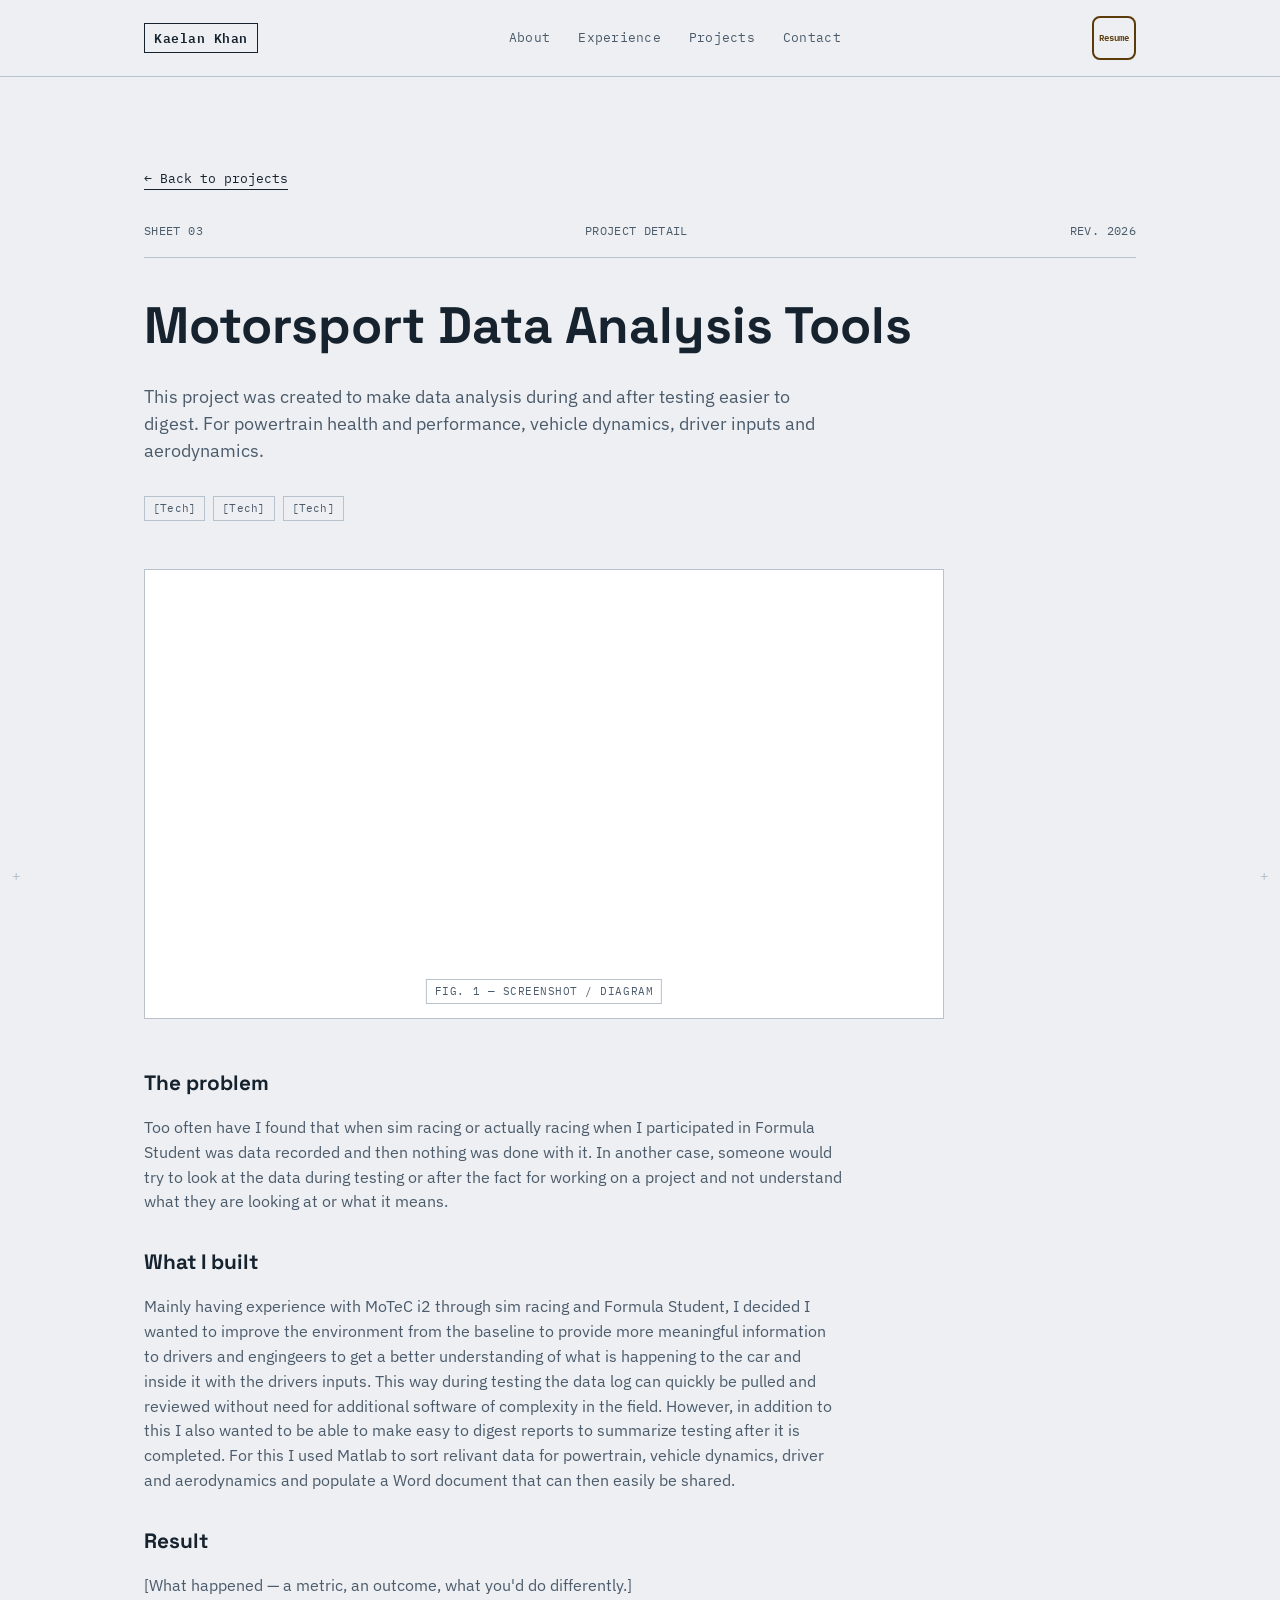
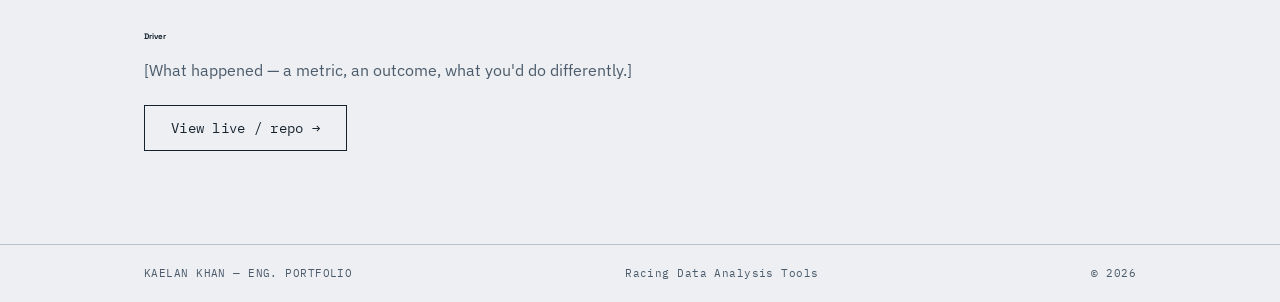
<file: simulator-racing-data-analysis.html>
<!DOCTYPE html>
<html lang="en">
<head>
<meta charset="UTF-8">
<meta name="viewport" content="width=device-width, initial-scale=1.0">
<title>Motorsport Data Analysis Tools — Kaelan Khan</title>
<link rel="preconnect" href="https://fonts.googleapis.com">
<link rel="preconnect" href="https://fonts.gstatic.com" crossorigin>
<link href="https://fonts.googleapis.com/css2?family=Space+Grotesk:wght@400;500;600;700&family=IBM+Plex+Mono:wght@400;500;600&family=IBM+Plex+Sans:wght@400;500;600&display=swap" rel="stylesheet">
<link rel="stylesheet" href="styles.css">
</head>
<body>

<div class="datum datum-tl" aria-hidden="true">+</div>
<div class="datum datum-tr" aria-hidden="true">+</div>
<div class="datum datum-bl" aria-hidden="true">+</div>
<div class="datum datum-br" aria-hidden="true">+</div>

<header class="nav">
  <div class="nav-inner">
    <a href="index.html#top" class="nav-mark">Kaelan Khan</a>
    <nav class="nav-links">
      <a href="index.html#about">About</a>
      <a href="index.html#experience">Experience</a>
      <div class="nav-item">
        <a href="index.html#projects">Projects</a>
        <div class="nav-dropdown">
          <div class="nav-dropdown-card">
            <a href="project-1.html">[Project One]</a>
            <a href="project-2.html">[Project Two]</a>
            <a href="project-3.html">[Project Three]</a>
            <a href="project-4.html">[Project Four]</a>
          </div>
        </div>
      </div>
      <a href="index.html#contact">Contact</a>
    </nav>
    <a class="resume-stamp resume-stamp--small" href="#" target="_blank" rel="noopener">
      <span>Resume</span>
    </a>
  </div>
</header>

<main>
  <section class="section" style="border-top:none; padding-top:clamp(48px,9vw,88px);">
    <a href="index.html#projects" class="project-link" style="margin-bottom:32px; display:inline-block;">← Back to projects</a>

    <div class="hero-meta" style="margin-bottom:28px;">
      <span>SHEET 03</span>
      <span>PROJECT DETAIL</span>
      <span>REV. 2026</span>
    </div>

    <h1 style="font-family:var(--display); font-size:clamp(2rem,5vw,3.2rem); margin-bottom:16px;">Motorsport Data Analysis Tools</h1>
    <p style="max-width:64ch; color:var(--ink-soft); font-size:1.1rem; margin-bottom:32px;">
      This project was created to make data analysis during and after testing easier to digest. For powertrain health and performance, vehicle dynamics, driver inputs and aerodynamics.
    </p>

    <div class="tag-row" style="margin-bottom:48px;">
      <span class="tag">[Tech]</span>
      <span class="tag">[Tech]</span>
      <span class="tag">[Tech]</span>
    </div>

    <div class="about-photo" aria-hidden="true" style="aspect-ratio:16/9; max-width:800px; margin-bottom:48px;">
      <span class="corner corner-tl"></span>
      <span class="corner corner-tr"></span>
      <span class="corner corner-bl"></span>
      <span class="corner corner-br"></span>
      <span class="about-photo-label">FIG. 1 — SCREENSHOT / DIAGRAM</span>
    </div>

    <div style="max-width:70ch;">
      <h2 style="font-size:1.3rem; margin-bottom:12px;">The problem</h2>
      <p style="color:var(--ink-soft); margin-bottom:32px;">Too often have I found that when sim racing or actually racing when I participated in Formula Student was data recorded and then nothing was done with it. In another case, someone would try to look at the data during testing or after the fact for working on a project and not understand what they are looking at or what it means.</p>

      <h2 style="font-size:1.3rem; margin-bottom:12px;">What I built</h2>
      <p style="color:var(--ink-soft); margin-bottom:32px;">Mainly having experience with MoTeC i2 through sim racing and Formula Student, I decided I wanted to improve the environment from the baseline to provide more meaningful information to drivers and engingeers to get a better understanding of what is happening to the car and inside it with the drivers inputs. This way during testing the data log can quickly be pulled and reviewed without need for additional software of complexity in the field. However, in addition to this I also wanted to be able to make easy to digest reports to summarize testing after it is completed. For this I used Matlab to sort relivant data for powertrain, vehicle dynamics, driver and aerodynamics and populate a Word document that can then easily be shared.</p>

      <h2 style="font-size:1.3rem; margin-bottom:12px;">Result</h2>
      <p style="color:var(--ink-soft); margin-bottom:32px;">[What happened — a metric, an outcome, what you'd do differently.]</p>

      <h3 style="font-size:0.5rem; margin-bottom:12px;">Driver</h3>
      <p style="color:var(--ink-soft); margin-bottom:32px;">[What happened — a metric, an outcome, what you'd do differently.]</p>

      <a href="#" class="btn btn-primary" target="_blank" rel="noopener">View live / repo →</a>
    </div>
  </section>
</main>

<footer class="footer">
  <div class="footer-inner">
    <span>KAELAN KHAN — ENG. PORTFOLIO</span>
    <span>Racing Data Analysis Tools</span>
    <span>© 2026</span>
  </div>
</footer>

</body>
</html>
</file>
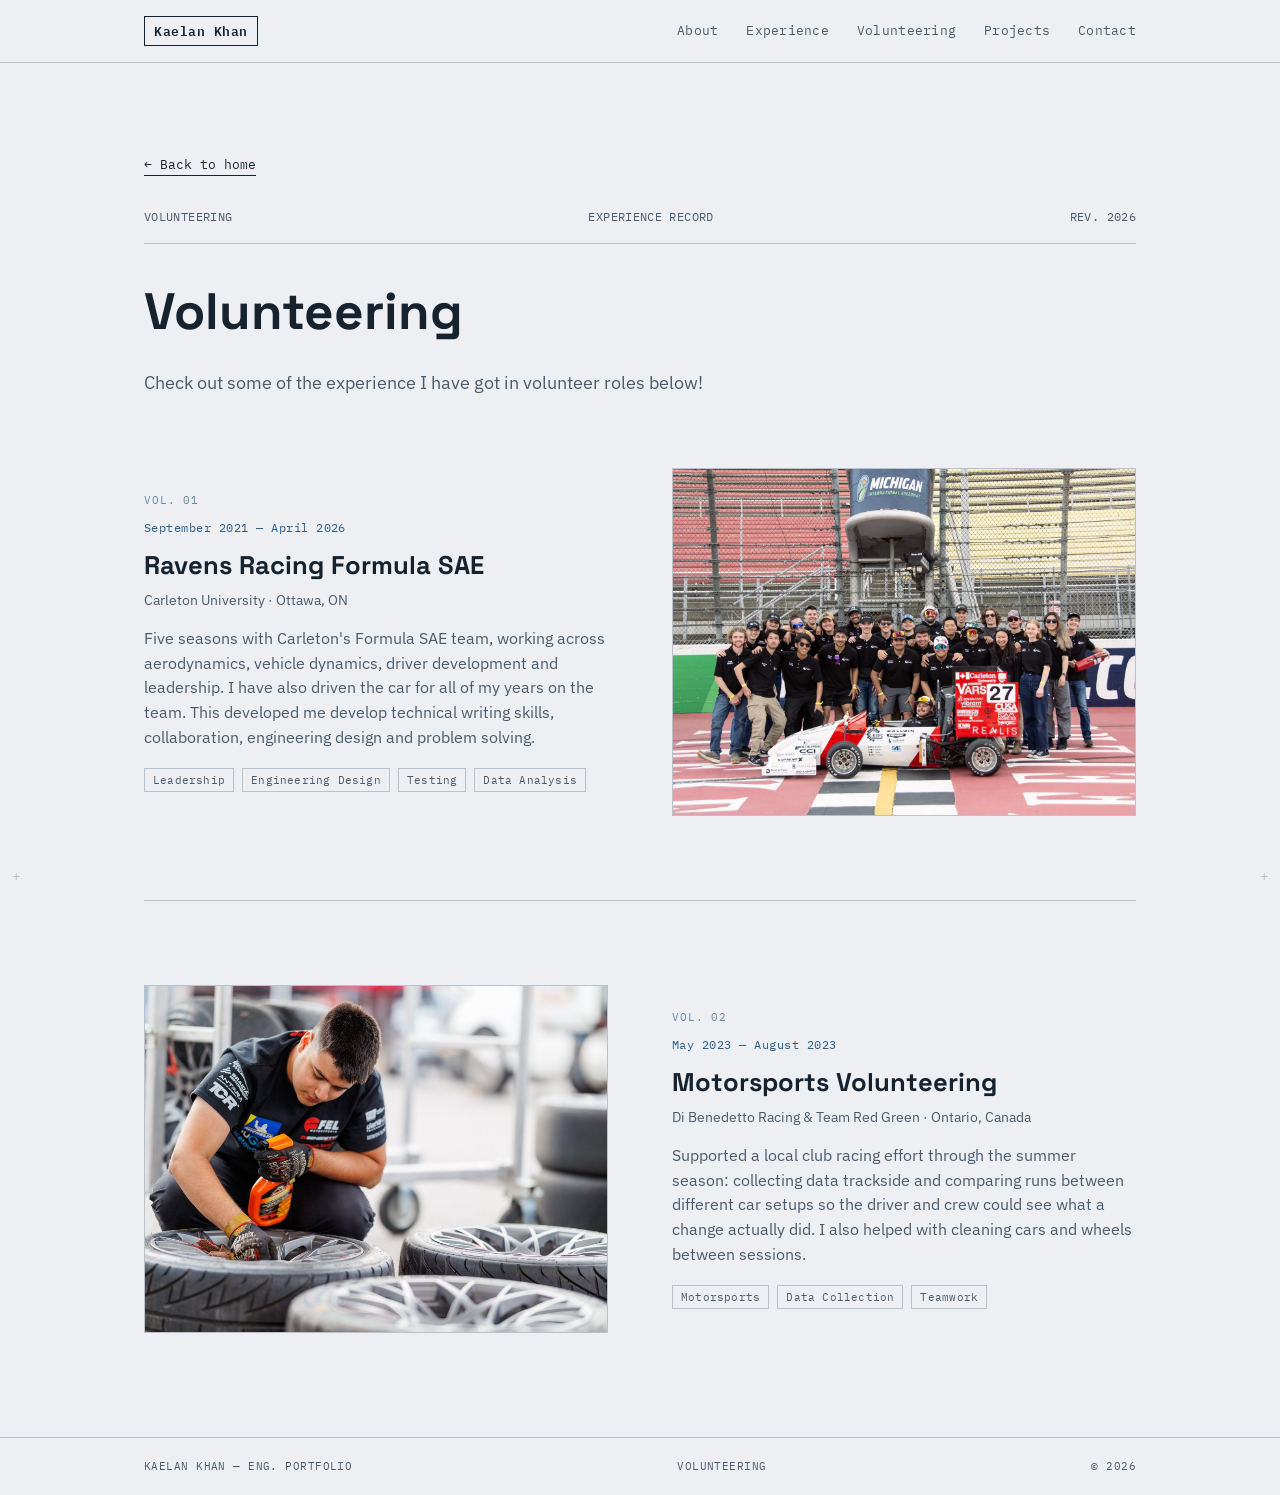
<file: volunteering.html>
<!DOCTYPE html>
<!-- What are you doing looking in here????? -->
<html lang="en">
<head>
<link rel="icon" type="image/png" href="favicon.png">
<link rel="apple-touch-icon" href="favicon.png">
<meta charset="UTF-8">
<meta name="viewport" content="width=device-width, initial-scale=1.0">
<title>Volunteering — Kaelan Khan</title>
<link rel="preconnect" href="https://fonts.googleapis.com">
<link rel="preconnect" href="https://fonts.gstatic.com" crossorigin>
<link href="https://fonts.googleapis.com/css2?family=Space+Grotesk:wght@400;500;600;700&family=IBM+Plex+Mono:wght@400;500;600&family=IBM+Plex+Sans:wght@400;500;600&display=swap" rel="stylesheet">
<link rel="stylesheet" href="styles.css">
</head>
<body>

<div class="datum datum-tl" aria-hidden="true">+</div>
<div class="datum datum-tr" aria-hidden="true">+</div>
<div class="datum datum-bl" aria-hidden="true">+</div>
<div class="datum datum-br" aria-hidden="true">+</div>

<header class="nav" id="menu">
  <div class="nav-inner">
    <a href="index.html#top" class="nav-mark">Kaelan Khan</a>
    <a href="#menu" class="menu-btn menu-open" aria-label="Open menu">
      <span></span><span></span><span></span>
    </a>
    <a href="#close" class="menu-btn menu-close" aria-label="Close menu">
      <span></span><span></span><span></span>
    </a>
    <nav class="nav-links">
      <a href="index.html#about">About</a>
      <a href="experience.html">Experience</a>
      <a href="volunteering.html">Volunteering</a>
      <div class="nav-item">
        <a href="index.html#projects">Projects</a>
        <div class="nav-dropdown">
          <div class="nav-dropdown-card">
            <a href="formula-student.html">Formula Student</a>
            <a href="neonatal-patient-transportation-study.html">Neonatal Patient Transportation Project</a>
            <a href="motorsport-racing-data-analysis.html">Motorsport Data Analysis</a>
            <a href="project-4.html">Vehicle Handling Capstone</a>
            <a href="project-5.html">Assetto Corsa DIL Simulator</a>
            <a href="index.html#projects">More Projects...</a>
          </div>
        </div>
      </div>
      <a href="index.html#contact">Contact</a>
    </nav>
    <!--Removing Resume Button-->
    <!--<a class="resume-stamp resume-stamp--small" href="#" target="_blank" rel="noopener">
      <span>Resume</span>
    </a> -->
  </div>
</header>

<main>
  <section class="section" style="border-top:none; padding-top:clamp(48px,9vw,88px);">
    <a href="index.html#volunteering" class="project-link" style="margin-bottom:32px; display:inline-block;">← Back to home</a>

    <div class="hero-meta" style="margin-bottom:28px;">
      <span>VOLUNTEERING</span>
      <span>EXPERIENCE RECORD</span>
      <span>REV. 2026</span>
    </div>

    <h1 style="font-family:var(--display); font-size:clamp(2rem,5vw,3.2rem); margin-bottom:16px;">Volunteering</h1>
    <p style="max-width:90ch; color:var(--ink-soft); font-size:1.1rem; margin-bottom:clamp(40px,7vw,72px);">
      Check out some of the experience I have got in volunteer roles below!
    </p>

    <ol class="vol-list">

      <!-- ==================== ENTRY 01 ==================== -->
      <li class="vol-item">
        <div class="vol-text">
          <div class="vol-index">VOL. 01</div>
          <div class="vol-date">September 2021 — April 2026</div>
          <h2 class="vol-title">Ravens Racing Formula SAE</h2>
          <p class="vol-org">Carleton University · Ottawa, ON</p>
          <p class="vol-desc">
            Five seasons with Carleton's Formula SAE team, working across aerodynamics, vehicle dynamics, driver development and leadership. I have also driven the car for all of my years on the team. This developed me develop technical writing skills, collaboration, engineering design and problem solving.
          </p>
          <div class="tag-row">
            <span class="tag">Leadership</span>
            <span class="tag">Engineering Design</span>
            <span class="tag">Testing</span>
            <span class="tag">Data Analysis</span>
          </div>
        </div>

        <figure class="vol-photo">
          <span class="corner corner-tl"></span>
          <span class="corner corner-tr"></span>
          <span class="corner corner-bl"></span>
          <span class="corner corner-br"></span>

            <img src="images/fsaem2024.webp" alt="Ravens Racing car at competition">
  
          <!-- <figcaption class="about-photo-label">FIG. 1 — TEAM PHOTO</figcaption> -->
        </figure>
      </li>

      <!-- ==================== ENTRY 02 ==================== -->
      <li class="vol-item">
        <div class="vol-text">
          <div class="vol-index">VOL. 02</div>
          <div class="vol-date">May 2023 — August 2023</div>
          <h2 class="vol-title">Motorsports Volunteering</h2>
          <p class="vol-org">Di Benedetto Racing &amp; Team Red Green · Ontario, Canada</p>
          <p class="vol-desc">
            Supported a local club racing effort through the summer season: collecting data trackside and comparing runs between different car setups so the driver and crew could see what a change actually did. I also helped with cleaning cars and wheels between sessions.
          </p>
          <div class="tag-row">
            <span class="tag">Motorsports</span>
            <span class="tag">Data Collection</span>
            <span class="tag">Teamwork</span>
          </div>
        </div>

        <figure class="vol-photo">
          <span class="corner corner-tl"></span>
          <span class="corner corner-tr"></span>
          <span class="corner corner-bl"></span>
          <span class="corner corner-br"></span>

            <img src="images/GP3R-290.jpg" alt="Cleaning up some wheels at an SCCC race">
          
          <!-- <figcaption class="about-photo-label">FIG. 2 — TRACKSIDE</figcaption> -->
        </figure>
      </li>

      <!-- ==================== TEMPLATE FOR ENTRY 03+ ====================
           Copy the block below, paste it after the last </li>, then update
           the index number, date, title, org, description, tags and caption.
           The stagger alternates automatically on every even row, so you
           don't need to change any classes.

      <li class="vol-item">
        <div class="vol-text">
          <div class="vol-index">VOL. 03</div>
          <div class="vol-date">Month Year — Month Year</div>
          <h2 class="vol-title">Position Title</h2>
          <p class="vol-org">Organisation · City, Province</p>
          <p class="vol-desc">
            What you did, what you owned, and what came of it.
          </p>
          <div class="tag-row">
            <span class="tag">Tag</span>
            <span class="tag">Tag</span>
          </div>
        </div>

        <figure class="vol-photo">
          <span class="corner corner-tl"></span>
          <span class="corner corner-tr"></span>
          <span class="corner corner-bl"></span>
          <span class="corner corner-br"></span>
          <figcaption class="about-photo-label">FIG. 3 — CAPTION</figcaption>
        </figure>
      </li>

      ==================================================================== -->

    </ol>
  </section>
</main>

<footer class="footer">
  <div class="footer-inner">
    <span>KAELAN KHAN — ENG. PORTFOLIO</span>
    <span>VOLUNTEERING</span>
    <span>© 2026</span>
  </div>
</footer>

</body>
</html>
</file>
<file: styles.css>
/* =========================================================
   TOKENS
   ========================================================= */
:root {
  --paper:      #EDEFF2;
  --paper-card: #FFFFFF;
  --ink:        #16232F;
  --ink-soft:   #4B5B6B;
  --blue:       #2C5F8A;
  --blue-soft:  #6C89A0;
  --line:       #B8C2CC;
  --amber:      #E8A33D;
  --amber-ink:  #5C3B0A;

  --display: 'Space Grotesk', sans-serif;
  --body:    'IBM Plex Sans', sans-serif;
  --mono:    'IBM Plex Mono', monospace;

  --max: 1120px;
  --gutter: clamp(20px, 5vw, 64px);
}

* { box-sizing: border-box; }
html { scroll-behavior: smooth; }

@media (prefers-reduced-motion: reduce) {
  html { scroll-behavior: auto; }
  * { animation: none !important; transition: none !important; }
}

body {
  margin: 0;
  background:
    linear-gradient(var(--paper) 1px, transparent 1px) 0 0 / 100% 32px,
    var(--paper);
  color: var(--ink);
  font-family: var(--body);
  font-size: 16px;
  line-height: 1.55;
  -webkit-font-smoothing: antialiased;
}

h1, h2, h3 { font-family: var(--display); margin: 0; color: var(--ink); }

a { color: inherit; }

:focus-visible {
  outline: 2px solid var(--blue);
  outline-offset: 3px;
}

/* =========================================================
   DATUM CORNER MARKS
   ========================================================= */
.datum {
  position: fixed;
  font-family: var(--mono);
  font-size: 14px;
  color: var(--line);
  z-index: 5;
  pointer-events: none;
}
.datum-tl { top: 12px; left: 12px; }
.datum-tr { top: 12px; right: 12px; }
.datum-bl { bottom: 12px; left: 12px; }
.datum-br { bottom: 12px; right: 12px; }
@media (max-width: 640px) { .datum { display: none; } }

/* =========================================================
   NAV
   ========================================================= */
.nav {
  position: sticky;
  top: 0;
  z-index: 10;
  background: rgba(237, 239, 242, 0.88);
  backdrop-filter: blur(6px);
  border-bottom: 1px solid var(--line);
}
.nav-inner {
  max-width: var(--max);
  margin: 0 auto;
  padding: 16px var(--gutter);
  display: flex;
  align-items: center;
  justify-content: space-between;
  gap: 24px;
}
.nav-mark {
  font-family: var(--mono);
  font-weight: 600;
  text-decoration: none;
  border: 1px solid var(--ink);
  padding: 4px 9px;
  font-size: 13px;
  letter-spacing: 0.04em;
}
.nav-links {
  display: flex;
  align-items: center;
  gap: 28px;
  font-family: var(--mono);
  font-size: 13px;
  letter-spacing: 0.02em;
}
.nav-links a { text-decoration: none; color: var(--ink-soft); }
.nav-links > a:hover { color: var(--blue); }
/* @media (max-width: 700px) { .nav-links { display: none; } } REMOVED FOR MOBILE SITE MAYBE REMOVE LATER?? */

/* Projects dropdown */
.nav-item {
  position: relative;
  display: flex;
  align-items: center;
}
.nav-item > a:hover { color: var(--blue); }

/* Invisible hit-area that bridges the gap between the nav link and the
   dropdown card, so the cursor never leaves a hoverable region while
   moving from "Projects" down toward a link. */
.nav-dropdown {
  position: absolute;
  top: 100%;
  left: 50%;
  transform: translateX(-50%);
  padding-top: 14px;
  opacity: 0;
  visibility: hidden;
  transition: opacity 0.15s ease;
  z-index: 20;
}
.nav-item:hover .nav-dropdown,
.nav-item:focus-within .nav-dropdown {
  opacity: 1;
  visibility: visible;
}
.nav-dropdown-card {
  min-width: 190px;
  background: var(--paper-card);
  border: 1px solid var(--ink);
  padding: 6px;
  display: flex;
  flex-direction: column;
  transform: translateY(-4px);
  transition: transform 0.15s ease;
}
.nav-item:hover .nav-dropdown-card,
.nav-item:focus-within .nav-dropdown-card {
  transform: translateY(0);
}
.nav-dropdown a {
  padding: 9px 12px;
  font-size: 12.5px;
  color: var(--ink);
  border-left: 2px solid transparent;
}
.nav-dropdown a:hover {
  background: var(--paper);
  border-left-color: var(--blue);
  color: var(--blue);
}

/* =========================================================
   MOBILE MENU (CSS only)
   ========================================================= */
.menu-btn {
  display: none;
  width: 40px;
  height: 40px;
  flex-direction: column;
  justify-content: center;
  align-items: center;
  gap: 5px;
  color: var(--ink);
  text-decoration: none;
}
.menu-btn span {
  display: block;
  width: 22px;
  height: 2px;
  background: currentColor;
}
.menu-close span:nth-child(1) { transform: translateY(7px) rotate(45deg); }
.menu-close span:nth-child(2) { opacity: 0; }
.menu-close span:nth-child(3) { transform: translateY(-7px) rotate(-45deg); }

/* Keep section headings visible below the sticky header after jump links */
section[id] { scroll-margin-top: 72px; }

@media (max-width: 700px) {
  .menu-open { display: flex; }
  .nav:target .menu-open { display: none; }
  .nav:target .menu-close { display: flex; }

  .nav-links {
    display: none;
    position: absolute;
    top: 100%;
    left: 0;
    right: 0;
    flex-direction: column;
    align-items: stretch;
    gap: 0;
    padding: 4px var(--gutter) 16px;
    background: var(--paper-card);
    border-bottom: 1px solid var(--ink);
    max-height: calc(100vh - 70px);
    overflow-y: auto;
  }
  .nav:target .nav-links { display: flex; }

  .nav-links a {
    display: block;
    padding: 14px 0;
    font-size: 14px;
    border-bottom: 1px solid var(--line);
  }
  .nav-links > a:last-child { border-bottom: none; }

  .nav-item { display: block; }
  .nav-dropdown {
    position: static;
    transform: none;
    opacity: 1;
    visibility: visible;
    padding: 0;
  }
  .nav-dropdown-card {
    min-width: 0;
    border: none;
    background: transparent;
    padding: 0 0 0 16px;
    transform: none;
  }
  .nav-dropdown a {
    font-size: 13px;
    padding: 12px;
    border-left: 2px solid var(--line);
  }
}

/* =========================================================
   RESUME STAMP BUTTON
   ========================================================= */
.resume-stamp {
  --stamp-size: 92px;
  position: relative;
  width: var(--stamp-size);
  height: var(--stamp-size);
  border-radius: 8px;
  border: 2px solid var(--amber-ink);
  color: var(--amber-ink);
  text-decoration: none;
  display: flex;
  align-items: center;
  justify-content: center;
  transition: transform 0.2s ease, background 0.2s ease;
  flex-shrink: 0;
  background: transparent;
}
.resume-stamp::before {
  content: "";
  position: absolute;
  inset: 5px;
  /*border-radius: 0%;*/
}
.resume-stamp-ring {
  display: flex;
  flex-direction: column;
  align-items: center;
  font-family: var(--mono);
  font-weight: 600;
  font-size: 10.5px;
  letter-spacing: 0.06em;
  line-height: 1.5;
}
.resume-stamp:hover {
  background: var(--paper-card);
  color: var(--ink);
}
.resume-stamp:hover::before { border-color: var(--ink); }

.resume-stamp--small {
  --stamp-size: 44px;
}
.resume-stamp--small span {
  font-size: 9px;
  font-family: var(--mono);
  font-weight: 600;
}
.resume-stamp--small:hover { transform: rotate(0deg) scale(1.08); }

/* =========================================================
   HERO
   ========================================================= */
.hero {
  max-width: var(--max);
  margin: 0 auto;
  padding: clamp(48px, 9vw, 96px) var(--gutter) 0;
}
.hero-frame {
  border: 1px solid var(--ink);
  padding: clamp(24px, 5vw, 48px);
  position: relative;
  background: var(--paper-card);
}
.hero-meta {
  display: flex;
  flex-wrap: wrap;
  gap: 16px;
  justify-content: space-between;
  font-family: var(--mono);
  font-size: 12px;
  color: var(--ink-soft);
  letter-spacing: 0.03em;
  border-bottom: 1px solid var(--line);
  padding-bottom: 16px;
  margin-bottom: 32px;
}
.hero-title {
  font-size: clamp(2.4rem, 6.5vw, 4.6rem);
  font-weight: 700;
  line-height: 1.02;
  letter-spacing: -0.01em;
  display: flex;
  flex-direction: column;
  gap: 12px;
}
.hero-title-sub {
  font-family: var(--mono);
  font-size: clamp(0.95rem, 2vw, 1.15rem);
  font-weight: 500;
  color: var(--blue);
  letter-spacing: 0.02em;
}
.hero-copy {
  max-width: 90ch;
  margin: 24px 0 0;
  color: var(--ink-soft);
  font-size: 1.05rem;
}
.hero-actions {
  margin-top: 40px;
  display: flex;
  align-items: center;
  gap: 28px;
  flex-wrap: wrap;
}
.btn {
  font-family: var(--mono);
  font-size: 13.5px;
  letter-spacing: 0.02em;
  text-decoration: none;
  padding: 13px 26px;
  border: 1px solid var(--ink);
  color: var(--ink);
  transition: background 0.2s ease, color 0.2s ease;
}
.btn-primary:hover { background: var(--ink); color: var(--paper-card); }

.hero-ruler {
  display: flex;
  justify-content: space-between;
  font-family: var(--mono);
  font-size: 10px;
  color: var(--line);
  padding: 10px 4px 40px;
}
@media (max-width: 640px) { .hero-ruler span:nth-child(2n) { display: none; } }

/* =========================================================
   SECTIONS (shared)
   ========================================================= */
.section {
  max-width: var(--max);
  margin: 0 auto;
  padding: clamp(56px, 10vw, 104px) var(--gutter);
  border-top: 1px solid var(--line);
}
.section-head {
  display: flex;
  align-items: baseline;
  gap: 14px;
  margin-bottom: clamp(32px, 6vw, 56px);
}
.section-head h2 {
  font-size: clamp(1.6rem, 3.5vw, 2.2rem);
}

/* =========================================================
   ABOUT
   ========================================================= */
.about-grid {
  display: grid;
  grid-template-columns: 260px 1fr;
  gap: clamp(32px, 6vw, 64px);
}
@media (max-width: 720px) {
  .about-grid { grid-template-columns: 1fr; }
}
.about-photo {
  position: relative;
  aspect-ratio: 3 / 4;
  background: var(--paper-card);
  border: 1px solid var(--line);
  overflow: hidden;
}
.about-photo img {
  position: absolute;
  inset: 0;
  width: 100%;
  height: 100%;
  object-fit: cover;
  display: block;
}
.corner { position: absolute; width: 14px; height: 14px; }
.corner::before, .corner::after { content: ""; position: absolute; background: var(--ink); }
.corner::before { width: 100%; height: 1px; top: 0; }
.corner::after { width: 1px; height: 100%; left: 0; }
.corner-tl { top: 10px; left: 10px; }
.corner-tr { top: 10px; right: 10px; transform: scaleX(-1); }
.corner-bl { bottom: 10px; left: 10px; transform: scaleY(-1); }
.corner-br { bottom: 10px; right: 10px; transform: scale(-1); }
.about-photo-label {
  position: absolute;
  bottom: 14px;
  left: 50%;
  transform: translateX(-50%);
  font-family: var(--mono);
  font-size: 10.5px;
  color: var(--ink-soft);
  letter-spacing: 0.05em;
  white-space: nowrap;
}
.about-photo .corner,
.about-photo .about-photo-label {
  z-index: 1;
}
.about-photo .about-photo-label {
  background: var(--paper-card);
  border: 1px solid var(--line);
  padding: 3px 8px;
}
.about-text p { color: var(--ink-soft); font-size: 1rem; margin: 0 0 18px; }
.drop { color: var(--blue); font-weight: 600; }

.spec-list {
  margin: 28px 0 0;
  padding-top: 20px;
  border-top: 1px solid var(--line);
  display: grid;
  grid-template-columns: repeat(2, 1fr);
  gap: 18px 24px;
}
.spec-list div { display: flex; flex-direction: column; gap: 4px; }
.spec-list dt {
  font-family: var(--mono);
  font-size: 11px;
  color: var(--blue-soft);
  text-transform: uppercase;
  letter-spacing: 0.06em;
}
.spec-list dd { margin: 0; font-size: 0.95rem; }

/* =========================================================
   EXPERIENCE / TIMELINE
   ========================================================= */
.timeline {
  list-style: none;
  margin: 0;
  padding: 0;
  border-left: 1px solid var(--line);
}
.timeline-item {
  position: relative;
  padding: 0 0 44px 32px;
}
.timeline-item:last-child { padding-bottom: 0; }
.timeline-item::before {
  content: "";
  position: absolute;
  left: -5px;
  top: 4px;
  width: 9px;
  height: 9px;
  background: var(--blue);
  border-radius: 50%;
}
.timeline-date {
  font-family: var(--mono);
  font-size: 12px;
  color: var(--blue);
  letter-spacing: 0.04em;
  margin-bottom: 6px;
}
.timeline-body h3 { font-size: 1.15rem; margin-bottom: 2px; }
.timeline-org { font-size: 0.9rem; color: var(--ink-soft); margin: 0 0 8px; }
.timeline-body p:last-child { margin: 0; color: var(--ink-soft); max-width: 62ch; }

/* =========================================================
   PROJECTS
   ========================================================= */
.project-grid {
  display: grid;
  grid-template-columns: repeat(auto-fit, minmax(260px, 1fr));
  gap: 1px;
  background: var(--line);
  border: 1px solid var(--line);
}
.project-card {
  background: var(--paper-card);
  padding: 28px;
  display: flex;
  flex-direction: column;
  gap: 12px;
}
.project-sheet {
  font-family: var(--mono);
  font-size: 11px;
  color: var(--blue-soft);
  letter-spacing: 0.06em;
}
.project-card h3 { font-size: 1.2rem; }
.project-card p { margin: 0; color: var(--ink-soft); font-size: 0.95rem; flex-grow: 1; }
.tag-row { display: flex; flex-wrap: wrap; gap: 8px; }
.tag {
  font-family: var(--mono);
  font-size: 10.5px;
  border: 1px solid var(--line);
  color: var(--ink-soft);
  padding: 3px 8px;
  letter-spacing: 0.02em;
}
.project-link {
  font-family: var(--mono);
  font-size: 13px;
  text-decoration: none;
  color: var(--ink);
  margin-top: 4px;
  width: fit-content;
  border-bottom: 1px solid var(--ink);
}
.project-link:hover { color: var(--blue); border-color: var(--blue); }

/* =========================================================
   CONTACT
   ========================================================= */
.section-contact { text-align: center; }
.section-contact .section-head { justify-content: center; }
.contact-block { max-width: 520px; margin: 0 auto; }
.contact-lead {
  font-size: clamp(1.1rem, 2.4vw, 1.4rem);
  color: var(--ink-soft);
  margin: 0 0 28px;
}
.contact-email {
  display: inline-block;
  font-family: var(--mono);
  font-size: clamp(1.1rem, 3vw, 1.6rem);
  text-decoration: none;
  border-bottom: 1px solid var(--ink);
  padding-bottom: 4px;
}
.contact-email:hover { color: var(--blue); border-color: var(--blue); }
.contact-links {
  margin-top: 32px;
  display: flex;
  justify-content: center;
  gap: 28px;
  font-family: var(--mono);
  font-size: 13px;
}
.contact-links a { text-decoration: none; color: var(--ink-soft); }
.contact-links a:hover { color: var(--blue); }

/* =========================================================
   FOOTER
   ========================================================= */
.footer { border-top: 1px solid var(--line); }
.footer-inner {
  max-width: var(--max);
  margin: 0 auto;
  padding: 20px var(--gutter);
  display: flex;
  flex-wrap: wrap;
  gap: 8px 20px;
  justify-content: space-between;
  font-family: var(--mono);
  font-size: 11px;
  color: var(--ink-soft);
  letter-spacing: 0.04em;
}

/* =========================================================
   VOLUNTEERING — ALTERNATING ROWS
   Append this block to the end of styles.css.
   Nothing above it is modified.
   ========================================================= */

.vol-list {
  list-style: none;
  margin: 0;
  padding: 0;
  display: flex;
  flex-direction: column;
  gap: clamp(48px, 8vw, 84px);
}

/* Hairline separator between entries, matching the section rules */
.vol-item + .vol-item {
  border-top: 1px solid var(--line);
  padding-top: clamp(48px, 8vw, 84px);
}

/* One entry = text + photo. Single column by default (mobile). */
.vol-item {
  display: grid;
  grid-template-columns: 1fr;
  gap: clamp(20px, 4vw, 40px);
  align-items: center;
}

/* ---- Two columns from 840px up: text left, photo right ---- */
@media (min-width: 840px) {
  .vol-item {
    grid-template-columns: repeat(2, minmax(0, 1fr));
    gap: clamp(32px, 5vw, 72px);
  }

  /* Every second entry flips the sides — the stagger */
  .vol-item:nth-child(even) .vol-text  { order: 2; }
  .vol-item:nth-child(even) .vol-photo { order: 1; }
}

/* ---- Text column ---- */
.vol-index {
  font-family: var(--mono);
  font-size: 11px;
  letter-spacing: 0.08em;
  color: var(--blue-soft);
  margin-bottom: 10px;
}
.vol-date {
  font-family: var(--mono);
  font-size: 12px;
  letter-spacing: 0.04em;
  color: var(--blue);
  margin-bottom: 8px;
}
.vol-title {
  font-size: clamp(1.25rem, 2.4vw, 1.6rem);
  margin-bottom: 4px;
}
.vol-org {
  font-size: 0.9rem;
  color: var(--ink-soft);
  margin: 0 0 14px;
}
.vol-desc {
  color: var(--ink-soft);
  margin: 0 0 18px;
}

/* ---- Photo frame ---- */
.vol-photo {
  position: relative;
  margin: 0;
  aspect-ratio: 4 / 3;
  background: var(--paper-card);
  border: 1px solid var(--line);
  overflow: hidden;
}
.vol-photo img {
  display: block;
  width: 100%;
  height: 100%;
  object-fit: cover;
  transition: transform 0.45s ease;
}
.vol-item:hover .vol-photo img { transform: scale(1.03); }

/* Caption sits as a small chip so it stays legible over a photo */
.vol-photo .about-photo-label {
  bottom: 10px;
  background: var(--paper-card);
  border: 1px solid var(--line);
  padding: 3px 8px;
}

/* Reduced motion: kill the photo zoom */
@media (prefers-reduced-motion: reduce) {
  .vol-item:hover .vol-photo img { transform: none; }
}

/* --- Timeline variant without the left border --- */
.timeline.slim {
  list-style: none;
  margin: 0;
  padding: 0;
  border-left: none;
}

.timeline.slim .timeline-item {
  padding: 0 0 32px 28px;
}

.timeline.slim .timeline-item:last-child {
  padding-bottom: 0;
}

/* Smaller dot marker */
.timeline.slim .timeline-item::before {
  left: -4px;
  top: 6px;
  width: 7px;
  height: 7px;
}

/* Tighten internal spacing within each timeline item */
.timeline.slim .timeline-date {
  margin-bottom: 4px;
}
.timeline.slim .timeline-org {
  margin: 0 0 6px;
}
.timeline.slim .timeline-body p:last-child {
  margin: 0;
}

/* --- Section spacing --- */
#volunteering,
#education {
  padding: clamp(40px, 8vw, 72px) var(--gutter);
  border-top: 1px solid var(--line);
}

/* Optional: remove the border between sections for more cohesion */
/* #education { border-top: none; } */

/* --- Action button for section --- */
.section-action {
  margin-top: 28px;
}
.btn-secondary {
  font-family: var(--mono);
  font-size: 12.5px;
  letter-spacing: 0.02em;
  text-decoration: none;
  padding: 11px 22px;
  border: 1px solid var(--line);
  color: var(--ink-soft);
  transition: background 0.2s ease, color 0.2s ease, border-color 0.2s ease;
  display: inline-block;
}
.btn-secondary:hover {
  background: var(--paper);
  color: var(--ink);
  border-color: var(--ink);
}

/* =========================================================
   PROJECT PAGE — FIGURES & GALLERY
   ========================================================= */

/* A single photo with a caption underneath */
.proj-fig {
  margin: 0 0 40px;
}
.proj-fig-frame {
  position: relative;
  aspect-ratio: 16 / 9;
  background: var(--paper-card);
  border: 1px solid var(--line);
  overflow: hidden;
}
.proj-fig-frame img {
  position: absolute;
  inset: 0;
  width: 100%;
  height: 100%;
  object-fit: cover;
  display: block;
  transition: transform 0.45s ease;
}
.proj-fig a:hover img { transform: scale(1.03); }

.proj-fig figcaption {
  margin-top: 10px;
  font-size: 0.9rem;
  color: var(--ink-soft);
}
.proj-fig figcaption span {
  font-family: var(--mono);
  font-size: 11px;
  letter-spacing: 0.06em;
  color: var(--blue);
  margin-right: 8px;
}

/* Gallery: a grid of smaller photos */
.proj-gallery {
  display: grid;
  grid-template-columns: repeat(auto-fill, minmax(240px, 1fr));
  gap: 20px;
  margin: 0 0 40px;
}
.proj-gallery .proj-fig { margin: 0; }
.proj-gallery .proj-fig-frame { aspect-ratio: 4 / 3; }

/* Two photos side by side (stacks on phones) */
.proj-gallery--two {
  grid-template-columns: 1fr;
}
@media (min-width: 700px) {
  .proj-gallery--two { grid-template-columns: repeat(2, 1fr); }
}

@media (prefers-reduced-motion: reduce) {
  .proj-fig a:hover img { transform: none; }
}

/* =========================================================
   PROJECT PAGE — HOVER POP-OUT
   ========================================================= */
@media (hover: hover) and (min-width: 700px) {
  .proj-gallery:not(.proj-gallery--two) .proj-fig {
    position: relative;
    transition: transform 0.25s ease;
  }
  .proj-gallery:not(.proj-gallery--two) .proj-fig:hover {
    transform: scale(1.1);
    z-index: 3;
  }
  .proj-gallery:not(.proj-gallery--two) .proj-fig:hover .proj-fig-frame {
    border-color: var(--ink);
    box-shadow: 0 8px 20px rgba(22, 35, 47, 0.15);
  }
  .proj-gallery:not(.proj-gallery--two) .proj-fig:hover img { transform: none; }
  .proj-gallery:not(.proj-gallery--two) .proj-fig:hover figcaption { opacity: 0; }
}

/* Corner marks sit on top of the photo */
.proj-fig-frame .corner { z-index: 1; }

/* =========================================================
   PROJECT PAGE — EMPTY PHOTO PLACEHOLDERS
   ========================================================= */
.proj-fig-frame.is-empty img { display: none; }
.proj-fig-frame.is-empty::after {
  content: "PHOTO TO COME";
  position: absolute;
  inset: 0;
  display: flex;
  align-items: center;
  justify-content: center;
  font-family: var(--mono);
  font-size: 11px;
  letter-spacing: 0.06em;
  color: var(--line);
}
.proj-fig a:has(.is-empty) { cursor: default; }
.proj-gallery .proj-fig:has(.proj-fig-frame.is-empty):hover { transform: none; }
.proj-gallery .proj-fig:hover .proj-fig-frame.is-empty {
  box-shadow: none;
  border-color: var(--line);
}

/* =========================================================
   LIGHTBOX (full-screen photo view)
   ========================================================= */
.proj-fig a { cursor: zoom-in; }
.lightbox {
  position: fixed;
  inset: 0;
  z-index: 100;
  background: rgba(22, 35, 47, 0.9);
  display: flex;
  flex-direction: column;
  align-items: center;
  justify-content: center;
  gap: 14px;
  padding: var(--gutter);
  opacity: 0;
  visibility: hidden;
  transition: opacity 0.2s ease, visibility 0.2s ease;
  cursor: zoom-out;
}
.lightbox.is-open { opacity: 1; visibility: visible; }
.lightbox img {
  max-width: 100%;
  max-height: 82vh;
  object-fit: contain;
  border: 1px solid var(--line);
  background: var(--paper-card);
  cursor: default;
}
.lightbox-caption {
  margin: 0;
  font-family: var(--mono);
  font-size: 12px;
  letter-spacing: 0.04em;
  color: var(--paper);
  text-align: center;
}
.lightbox-caption span { color: var(--blue-soft); margin-right: 8px; }
.lightbox-caption .lightbox-count { color: var(--line); margin-right: 12px; }
.lightbox-close {
  position: absolute;
  top: 16px;
  right: 20px;
  background: none;
  border: 1px solid var(--paper);
  color: var(--paper);
  font-family: var(--mono);
  font-size: 12px;
  letter-spacing: 0.04em;
  padding: 6px 12px;
  cursor: pointer;
}
.lightbox-arrow {
  position: absolute;
  top: 50%;
  transform: translateY(-50%);
  width: 44px;
  height: 44px;
  display: flex;
  align-items: center;
  justify-content: center;
  background: rgba(22, 35, 47, 0.6);
  border: 1px solid var(--paper);
  color: var(--paper);
  font-family: var(--mono);
  font-size: 24px;
  line-height: 1;
  cursor: pointer;
  transition: background 0.2s ease, color 0.2s ease;
}
.lightbox-arrow[hidden] { display: none; }
.lightbox-prev { left: 16px; }
.lightbox-next { right: 16px; }
.lightbox-arrow:hover,
.lightbox-close:hover { background: var(--paper); color: var(--ink); }

/* Keep lightbox arrows beside the photo, not on top of it */
@media (min-width: 700px) {
  .lightbox { padding-left: 84px; padding-right: 84px; }
}

/* =========================================================
   FSAE PAGE — FACTS, ROLE CARDS, TAKEAWAYS
   ========================================================= */
/* Quick-facts strip (reuses .spec-list, four columns on wide screens) */
.fs-facts { grid-template-columns: repeat(4, 1fr); margin: 0 0 48px; padding: 20px 0; border-bottom: 1px solid var(--line); }
@media (max-width: 720px) { .fs-facts { grid-template-columns: repeat(2, 1fr); } }

/* Section label + heading used on this page */
.fs-head { display: flex; align-items: baseline; gap: 14px; margin: 0 0 24px; }
.fs-head .project-sheet { flex-shrink: 0; }
.fs-head h2 { font-size: clamp(1.3rem, 2.6vw, 1.6rem); }
.fs-block { margin: 0 0 64px; }

/* Role cards (reuse .project-grid / .project-card) */
.role-card ul { margin: 0; padding-left: 18px; color: var(--ink-soft); font-size: 0.95rem; }
.role-card li { margin-bottom: 6px; }
.role-grid { grid-template-columns: 1fr; }
.role-card--lead { grid-column: 1 / -1; }

/* Takeaways */
.fs-takeaways { list-style: none; margin: 0; padding: 0; display: grid; grid-template-columns: repeat(2, 1fr); gap: 1px; background: var(--line); border: 1px solid var(--line); }
@media (max-width: 720px) { .fs-takeaways { grid-template-columns: 1fr; } }
.fs-takeaways li { background: var(--paper-card); padding: 22px 24px; color: var(--ink-soft); font-size: 0.95rem; }
.fs-takeaways strong { display: block; font-family: var(--display); color: var(--ink); font-size: 1.05rem; margin-bottom: 6px; }

/* Photo strip inside each role card (uses the same lightbox as the gallery) */
.role-photos { display: grid; grid-template-columns: repeat(4, 1fr); gap: 10px; margin-top: 6px; }
@media (max-width: 720px) { .role-photos { grid-template-columns: repeat(2, 1fr); } }
.role-photos .proj-fig { margin: 0; }
.role-photos .proj-fig-frame { aspect-ratio: 4 / 3; }
.role-photos .proj-fig-frame .corner { width: 9px; height: 9px; }
.role-photos .corner-tl, .role-photos .corner-tr { top: 6px; }
.role-photos .corner-bl, .role-photos .corner-br { bottom: 6px; }
.role-photos .corner-tl, .role-photos .corner-bl { left: 6px; }
.role-photos .corner-tr, .role-photos .corner-br { right: 6px; }
.role-photos figcaption { display: none; }  /* captions still show in the lightbox */
.role-photos .proj-fig-frame.is-empty::after { font-size: 9px; }

/* Key project callout */
.role-key { margin-top: 6px; padding: 16px 18px; background: var(--paper); border-left: 2px solid var(--blue); }
.role-key-label { font-family: var(--mono); font-size: 10.5px; letter-spacing: 0.06em; color: var(--blue); margin-bottom: 4px; }
.role-key h4 { font-family: var(--display); font-size: 1.02rem; margin: 0 0 6px; color: var(--ink); }
.role-key p { margin: 0 0 10px; color: var(--ink-soft); font-size: 0.92rem; }
/* =========================================================
   PROJECT DETAIL PAGES — LAYOUT, PLOT FIGURES, CODE
   Append this block to the end of styles.css.
   Nothing above it is modified.
   ========================================================= */

/* Page top: replaces the old inline styles on the first section */
.section.pd-top {
  border-top: none;
  padding-top: clamp(48px, 9vw, 88px);
}
.pd-back { display: inline-block; margin-bottom: 32px; }
.pd-top .hero-meta { margin-bottom: 28px; }
.pd-title {
  font-family: var(--display);
  font-size: clamp(2rem, 5vw, 3.2rem);
  margin-bottom: 16px;
}
.pd-lead {
  max-width: 90ch;
  margin: 0 0 32px;
  color: var(--ink-soft);
  font-size: 1.1rem;
}
.pd-top .tag-row { margin-bottom: 48px; }

/* One shared column width for text and figures, so edges line up */
.pd-top { --pd-col: 100%; }

/* Body text blocks */
.pd-body { max-width: var(--pd-col); margin-bottom: 40px; }
.pd-body h2 { font-size: 1.3rem; margin: 40px 0 12px; }
.pd-body h2:first-child { margin-top: 0; }
.pd-body h3 { font-size: 1rem; margin: 24px 0 12px; }
.pd-body p { color: var(--ink-soft); margin: 0 0 16px; }

/* Plot figures: show the whole image (no crop) at its own aspect ratio */
.proj-fig--plot { max-width: var(--pd-col, 860px); margin-bottom: 48px; }
/* Plots: show the whole image (no crop) at its own aspect ratio */
.proj-fig--plot .proj-fig-frame { aspect-ratio: auto; }
.proj-fig--plot .proj-fig-frame img {
  position: static;
  height: auto;
  object-fit: contain;
}

/* Single plots (not in a pair): cap the height, and let the frame shrink
   to the image and centre it, so there are no white bars */
.proj-fig--plot:not(.pd-pair .proj-fig--plot) .proj-fig-frame {
  width: fit-content;
  max-width: 100%;
  margin-left: auto;
  margin-right: auto;
}
.proj-fig--plot:not(.pd-pair .proj-fig--plot) .proj-fig-frame img {
  width: auto;
  max-width: 100%;
  max-height: 560px;
}

/* Narrow figure centred in the column (for tall/portrait plots) */
.pd-center .proj-fig--narrow.proj-fig--plot .proj-fig-frame { width: auto; max-width: 480px; }
.pd-center .proj-fig--narrow.proj-fig--plot .proj-fig-frame img { width: 100%; max-height: none; }

/* Two figures side by side for comparison. Stacks on phones. */
.pd-pair {
  max-width: var(--pd-col, 860px);
  display: grid;
  grid-template-columns: 1fr;
  gap: 24px;
  align-items: start;
  margin-bottom: 24px;
}
.pd-pair .proj-fig--plot { margin-bottom: 0; }
@media (min-width: 700px) {
  .pd-pair { grid-template-columns: repeat(2, minmax(0, 1fr)); }
}

/* Code / math-channel block */
.code-block {
  font-family: var(--mono);
  font-size: 0.85rem;
  line-height: 1.6;
  color: var(--ink);
  background: var(--paper-card);
  border: 1px solid var(--line);
  padding: 16px 20px;
  margin: 0 0 16px;
  overflow-x: auto;
  white-space: pre;
}

/* Keep existing grids/strips inside the project column */
.pd-top .fs-facts,
.pd-grid,
.pd-gallery,
.pd-table-wrap,
.pd-actions { max-width: var(--pd-col, 860px); }
.pd-grid { margin-bottom: 40px; }
.pd-gallery { margin-bottom: 40px; }
.pd-actions { margin: 0 0 56px; }

/* Gallery variant for CAD / diagrams: show the whole image on white */
.proj-gallery--contain .proj-fig-frame img { object-fit: contain; }

/* Data table */
.pd-table-wrap { overflow-x: auto; margin-bottom: 40px; }
.pd-table {
  width: 100%;
  border-collapse: collapse;
  background: var(--paper-card);
  border: 1px solid var(--line);
  font-size: 0.92rem;
}
.pd-table th {
  font-family: var(--mono);
  font-size: 11px;
  font-weight: 500;
  letter-spacing: 0.06em;
  text-transform: uppercase;
  color: var(--blue-soft);
  text-align: left;
  padding: 10px 14px;
  border-bottom: 1px solid var(--line);
}
.pd-table td {
  padding: 9px 14px;
  border-bottom: 1px solid var(--line);
  color: var(--ink-soft);
}
.pd-table td + td, .pd-table th + th { text-align: right; font-family: var(--mono); }
.pd-table tr:last-child td { border-bottom: none; }
.pd-table tr.is-ref td { color: var(--blue); }

/* Small footnote text */
.pd-note {
  max-width: var(--pd-col, 860px);
  margin: 0;
  font-size: 0.85rem;
  color: var(--ink-soft);
}

/* Hover zoom only on gallery thumbnails, not on main/large figures */
.proj-fig--plot a:hover img,
.pd-top > .proj-fig a:hover img { transform: none; }

/* Corner marks removed site-wide */
.corner { display: none; }

/* Phones: project galleries as a row of 3 small thumbnails (captions show in the lightbox) */
@media (max-width: 699px) {
  .pd-gallery { grid-template-columns: repeat(3, 1fr); gap: 10px; }
  .pd-gallery figcaption { display: none; }
}
</file>
